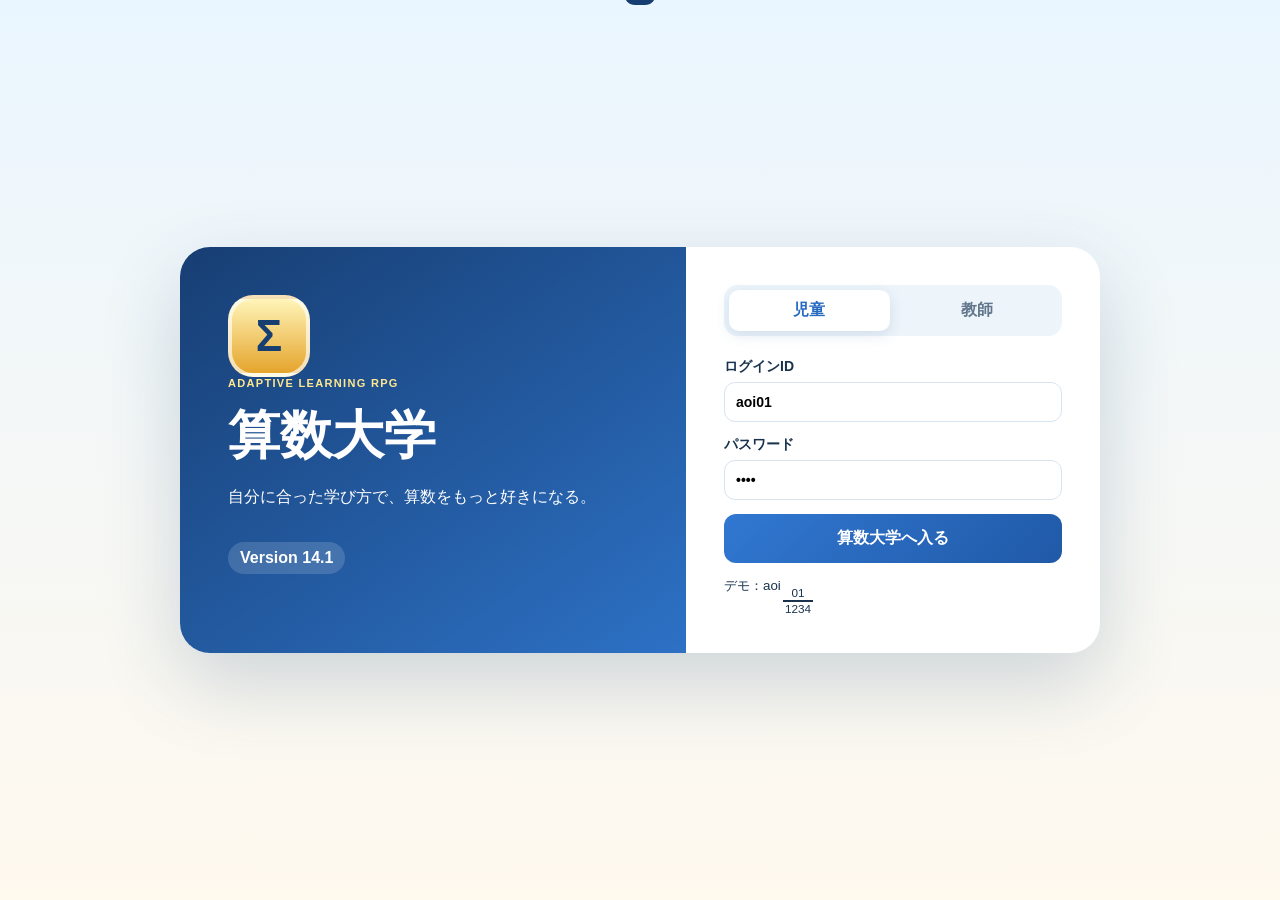
<file: index.html>
<!DOCTYPE html>
<html lang="ja">
<head>
  <meta charset="UTF-8" />
  <meta name="viewport" content="width=device-width, initial-scale=1.0" />
  <title>算数大学 Version 14.1</title>
  <link rel="stylesheet" href="css/style.css?v=14.1" />
</head>
<body>
  <div id="toast" class="toast" aria-live="polite"></div>
  <div id="runtimeErrorNotice" class="runtime-error-notice hidden" role="alert">
    <strong>画面の読み込みで問題が起きました</strong>
    <span>ページを再読み込みしてください。続く場合は教師画面の「システム確認」を開いてください。</span>
    <button id="dismissRuntimeErrorBtn" type="button">閉じる</button>
  </div>

  <section id="loginView" class="login-view">
    <div class="login-shell">
      <section class="brand-panel">
        <div class="logo-mark">Σ</div>
        <p class="eyebrow light">ADAPTIVE LEARNING RPG</p>
        <h1>算数大学</h1>
        <p>自分に合った学び方で、算数をもっと好きになる。</p>
        <span class="version" data-app-version></span>
      </section>

      <section class="login-panel">
        <div class="switcher">
          <button id="studentTabBtn" class="switch active" type="button">児童</button>
          <button id="teacherTabBtn" class="switch" type="button">教師</button>
        </div>

        <form id="studentLoginForm" class="login-form">
          <label>ログインID
            <input id="studentIdInput" value="aoi01" autocomplete="username" />
          </label>
          <label>パスワード
            <input id="studentPasswordInput" type="password" value="1234" autocomplete="current-password" />
          </label>
          <button class="btn primary large" type="submit">算数大学へ入る</button>
          <small>デモ：aoi01 / 1234</small>
        </form>

        <form id="teacherLoginForm" class="login-form hidden">
          <label>教師用パスコード
            <input id="teacherPasscodeInput" type="password" value="4180" />
          </label>
          <button class="btn primary large" type="submit">教師画面を開く</button>
        </form>
      </section>
    </div>
  </section>

  <div id="appView" class="hidden">
    <header class="topbar">
      <div class="mini-brand"><div class="logo-mark small">Σ</div><div><strong>算数大学</strong><small data-app-version></small></div></div>
      <div id="sessionInfo" class="session-info"></div>
      <div id="globalAccessibilityTools" class="global-accessibility-tools hidden" aria-label="表示の設定">
        <button id="globalFuriganaBtn" class="top-accessibility-btn" type="button" aria-pressed="false">ふりがな</button>
        <button id="globalLargeTextBtn" class="top-accessibility-btn" type="button" aria-pressed="false">文字を大きく</button>
      </div>
      <button id="logoutBtn" class="btn ghost" type="button">ログアウト</button>
    </header>


    <main id="studentHomeView" class="page hidden v13-home-page">
      <section class="v13-home-shell">
        <section class="v13-magic-hero" aria-label="算数大学ホーム">
          <img id="campusGrowthImage" class="v13-campus-background" src="images/campus-v14/stage-1-hut.webp" alt="成長していく算数大学キャンパス">
          <div class="v13-night-overlay"></div>
          <div class="v13-stars" aria-hidden="true"></div>
          <div id="campusCelebrationLayer" class="campus-celebration-layer" aria-hidden="true"></div>
          <div id="campusNewBadge" class="campus-new-badge hidden">NEW CAMPUS!</div>

          <header class="v13-hero-header">
            <button id="studentAvatarBtn" class="v13-student-profile avatar-button" type="button" aria-label="自分のアバターを見る">
              <span class="v13-profile-avatar">
                <img id="studentAvatarImage" src="images/avatars-v14/avatar-blue.png" alt="自分のアバター">
                <span class="avatar-edit-badge">+</span>
              </span>
              <span class="v13-profile-copy">
                <strong id="studentDisplayName"></strong>
                <small>こんにちは！</small>
              </span>
            </button>

            <div class="v13-brand">
              <div class="v13-brand-mark">Σ</div>
              <div>
                <h1>算数大学</h1>
                <p>自分に合った学び方で、算数をもっと好きになる。</p>
              </div>
            </div>

            <div class="v13-header-actions">
              <button id="homeAnnouncementBtn" class="v13-icon-button" type="button" aria-label="先生からのお知らせ">
                <span aria-hidden="true">📣</span><small>お知らせ</small>
                <b id="homeAnnouncementBadge" class="hidden">0</b>
              </button>
              <button id="homeSettingsBtn" class="v13-icon-button" type="button" aria-label="表示の設定">
                <span aria-hidden="true">⚙️</span><small>せってい</small>
              </button>
            </div>
          </header>

          <div class="v13-hero-grid">
            <aside class="v13-professor-column">
              <article class="v13-professor-message">
                <span class="v13-message-label">教授からのメッセージ</span>
                <div id="recommendationBox" class="recommendation"></div>
              </article>
              <div class="v13-professor-portrait">
                <img id="homeProfessorImage" src="images/professors-v14/takkun.png" alt="担当教授">
              </div>
            </aside>

            <section class="v13-primary-column">
              <div class="v13-campus-status">
                <span>あなたのキャンパス</span>
                <strong id="campusGrowthTitle">はじまりの校舎</strong>
                <small id="campusGrowthNext">学習するとキャンパスが成長します</small>
              </div>

              <article class="v13-main-action-card">
                <p class="v13-action-kicker">⭐ 今日のチャレンジ ⭐</p>
                <button id="startRecommendationBtn" class="v13-start-button" type="button">
                  <span class="v13-play-icon" aria-hidden="true">▶</span>
                  <span>
                    <strong>学習をはじめる</strong>
                    <small id="homeRecommendationTitle">おすすめの問題に挑戦</small>
                  </span>
                </button>
                <button id="homeChooseGoalBtn" class="v13-goal-button" type="button">🎯 今日の目標をえらぶ</button>
              </article>

              <button id="assignmentInboxBtn" class="v13-teacher-message assignment-inbox-btn hidden" type="button">
                <span class="mail-icon">✉️</span>
                <span><strong>先生からのメッセージ</strong><small id="assignmentInboxText">新しい課題があります</small></span>
                <span id="assignmentInboxCount" class="mail-count">0</span>
              </button>
            </section>

            <aside class="v13-progress-column">
              <article class="v13-dark-card v13-level-card">
                <p>⭐ レベル</p>
                <strong>Lv. <span id="studentLevel">1</span></strong>
                <div class="xp-track"><div id="xpFill"></div></div>
                <small id="xpText"></small>
              </article>

              <article class="v13-dark-card v13-today-card">
                <h2>☀ 今日のがんばり</h2>
                <div class="v13-today-row"><span>📖 といた問題</span><strong id="homeTodaySolved">0 問</strong></div>
                <div class="v13-today-row"><span>⭐ けいけんち</span><strong id="homeTodayXp">0 pt</strong></div>
                <div class="v13-today-row"><span>🌱 クリア</span><strong id="studentClears">0 問</strong></div>
              </article>

              <article class="v13-dark-card v13-growth-card">
                <div class="v13-growth-head">
                  <span>🌳 キャンパスの成長</span>
                  <b id="campusLevel">Lv.1</b>
                </div>
                <div class="v13-growth-track"><div id="homeCampusProgress"></div></div>
                <small>学習を続けると建物が大きくなります</small>
              </article>
            </aside>
          </div>

          <nav class="v13-main-nav" aria-label="ホームメニュー">
            <button id="homeLearningBtn" class="v13-nav-tile learning" type="button">
              <span>📖</span><strong>学習する</strong><small>問題にチャレンジ！</small>
            </button>
            <button id="homeCampusBtn" class="v13-nav-tile campus" type="button">
              <span>🏰</span><strong>キャンパス</strong><small>大学の成長を見る</small>
            </button>
            <button id="openProfileBtn" class="v13-nav-tile profile" type="button">
              <span>👤</span><strong>マイページ</strong><small>自分の記録を見る</small>
            </button>
            <button id="homeCollectionBtn" class="v13-nav-tile collection" type="button">
              <span>🎁</span><strong>コレクション</strong><small>集めたものを見る</small>
            </button>
            <button id="homeHelpBtn" class="v13-help-tile" type="button">
              <span>❓</span><strong>こまったときは</strong><small>どこを押せばよいか教えるよ</small>
            </button>
          </nav>
        </section>

        <section id="homeLearningSection" class="v13-below-fold">
          <article class="panel v13-quick-summary">
            <div>
              <p class="eyebrow">MY LEARNING</p>
              <h2>自分の学び方</h2>
              <p id="studentStyleText" class="muted"></p>
              <div id="supportChips" class="chips"></div>
            </div>
            <div class="v13-summary-metrics">
              <div class="metric"><span>研究ポイント</span><strong id="studentPoints">0 pt</strong></div>
              <div id="studentMetrics" class="metric-row"></div>
            </div>
            <div class="v13-summary-actions">
              <button id="openProfessorListBtn" class="btn professor-list-btn" type="button">🎓 教授一覧を見る</button>
            </div>
          </article>

          <article class="panel problem-selector-panel">
            <div class="section-head problem-selector-head">
              <div><p class="eyebrow">CHALLENGE</p><h1>問題を選んで挑戦しよう</h1></div>
              <div class="problem-filter-group">
                <label class="unit-filter-label">学年<select id="gradeFilter"></select></label>
                <label class="unit-filter-label">単元<select id="unitFilter"></select></label>
              </div>
            </div>
            <div id="problemList" class="problem-list problem-list-main"></div>
          </article>

          <article class="panel v13-history-panel">
            <div class="section-head">
              <div><p class="eyebrow">LEARNING RECORD</p><h2>最近の挑戦</h2></div>
            </div>
            <div id="recentHistory" class="history-list"></div>
          </article>
        </section>
      </section>
    </main>


    <main id="problemView" class="page hidden">
      <button id="backToHomeBtn" class="btn ghost" type="button">← キャンパスへ戻る</button>
      <section class="battle-grid">
        <article class="panel">
          <div class="professor-message">
            <div class="professor-avatar large-avatar"><img id="battleProfessorImage" src="images/professors-v14/takkun.png" alt=""></div>
            <div><p class="eyebrow">PROFESSOR BATTLE</p><h2 id="problemProfessor"></h2></div>
          </div>

          <section class="learning-route-panel">
            <p class="eyebrow">CHOOSE YOUR ROUTE</p>
            <h3>今日は、どの進め方にする？</h3>
            <div class="route-buttons">
              <button id="independentModeBtn" class="route-btn active" type="button">
                <span>🚀</span><strong>自分で解く</strong><small>問題全体を見て挑戦</small>
              </button>
              <button id="smallStepModeBtn" class="route-btn" type="button">
                <span>🪜</span><strong>少しずつ解く</strong><small>一段ずつ一緒に進む</small>
              </button>
            </div>
          </section>

          <div class="toolbar">
            <button id="readAloudBtn" class="tool-btn" type="button">🔊 読み上げ</button>
            <button id="furiganaBtn" class="tool-btn" type="button">ふりがな</button>
            <button id="largeTextBtn" class="tool-btn" type="button">文字を大きく</button>
            <button id="sentenceModeBtn" class="tool-btn" type="button">📖 一文ずつ</button>
            <button id="lineFocusBtn" class="tool-btn" type="button">🔎 読む場所を強調</button>
          </div>

          <div class="question-card">
            <small id="problemMeta"></small>
            <h1 id="problemTitle"></h1>
            <div id="sentenceProgress" class="sentence-progress hidden"></div>
            <div id="questionText" class="question-text"></div>
            <div id="sentenceNavigation" class="sentence-navigation hidden">
              <button id="prevSentenceBtn" class="btn ghost" type="button">← 前の文</button>
              <button id="showAllSentencesBtn" class="btn soft" type="button">全体を見る</button>
              <button id="nextSentenceBtn" class="btn primary" type="button">次の文 →</button>
            </div>
            <div id="visualAid" class="visual-aid hidden"></div>
          </div>

          <section id="smallStepPanel" class="small-step-panel hidden">
            <div class="step-header">
              <div><p class="eyebrow">SMALL STEPS</p><h2 id="stepTitle">一段ずつ考えよう</h2></div>
              <span id="stepCounter" class="step-counter">STEP 1</span>
            </div>
            <div class="step-progress"><div id="stepProgressFill"></div></div>
            <div id="stepContent"></div>
            <div class="step-actions">
              <button id="prevStepBtn" class="btn ghost" type="button">← 前へ</button>
              <button id="checkStepBtn" class="btn primary" type="button">この段を確かめる</button>
              <button id="nextStepBtn" class="btn gold hidden" type="button">次の段へ →</button>
            </div>
            <div id="stepFeedback" class="step-feedback hidden"></div>
          </section>

          <div id="hintBox" class="hint-box hidden"></div>
          <button id="showHintBtn" class="btn soft" type="button">ヒントを見る</button>
        </article>

        <article class="panel">
          <p class="eyebrow">YOUR ANSWER</p>
          <h2>答え方を選ぼう</h2>
          <p class="answer-choice-note">選ぶ・穴を埋める。文字をたくさん書かなくても説明を練習できます。</p>
          <div id="answerModeTabs" class="answer-tabs"></div>
          <div id="answerArea"></div>
          <button id="submitAnswerBtn" class="btn primary large full" type="button">教授に答える</button>
          <div id="feedbackBox" class="feedback hidden"></div>
        </article>
      </section>
    </main>

    <main id="practiceView" class="page hidden">
      <button id="leavePracticeBtn" class="btn ghost" type="button">← キャンパスへ戻る</button>
      <section class="practice-shell">
        <article class="panel practice-main">
          <div class="section-head">
            <div><p class="eyebrow">CHECK YOUR UNDERSTANDING</p><h1>説明を使って練習しよう</h1></div>
            <span id="practiceCounter" class="step-counter">1 / 3</span>
          </div>
          <div class="practice-progress"><div id="practiceProgressFill"></div></div>
          <div id="practiceProfessor" class="practice-professor"></div>
          <div id="practiceQuestion" class="practice-question"></div>
          <div id="practiceAnswerArea"></div>
          <button id="checkPracticeBtn" class="btn primary large full" type="button">答えを確かめる</button>
          <div id="practiceFeedback" class="feedback hidden"></div>
        </article>
        <aside class="panel practice-summary">
          <p class="eyebrow">EXPLANATION KEY</p><h2>今回の説明</h2>
          <button id="togglePracticeKeyBtn" class="btn ghost full" type="button">説明を確認する</button>
          <div id="practiceExplanationKey" class="explanation-key hidden"></div>
          <h3>練習の記録</h3><div id="practiceDots" class="practice-dots"></div>
        </aside>
      </section>
    </main>

    <main id="profileView" class="page hidden">
      <button id="backFromProfileBtn" class="btn ghost" type="button">← キャンパスへ戻る</button>
      <section class="panel profile-panel">
        <p class="eyebrow">MY LEARNING STYLE</p>
        <h1>ぼくの学び方</h1>
        <p class="muted">苦手の名前ではなく、学びやすくする方法を表示します。</p>
        <div id="profileCards" class="profile-cards"></div>
      </section>
    </main>

    <main id="teacherView" class="page hidden">
      <nav class="teacher-tabs">
        <button class="teacher-tab active" data-view="dashboard" type="button">概要</button>
        <button class="teacher-tab" data-view="students" type="button">児童・LDIR</button>
        <button class="teacher-tab" data-view="problems" type="button">問題管理</button>
        <button class="teacher-tab" data-view="assignments" type="button">個別課題</button>
        <button class="teacher-tab teacher-submission-tab" data-view="submissions" type="button">
          提出箱 <span id="submissionTabBadge" class="teacher-tab-badge hidden">0</span>
        </button>
        <button class="teacher-tab teacher-results-tab" data-view="results" type="button">結果・支援分析</button>
      </nav>
      <section id="teacherContent"></section>
    </main>
  </div>



  <section id="assignmentMailPopup" class="assignment-mail-popup hidden" aria-live="polite">
    <div class="mail-popup-top">
      <span class="mail-stamp">NEW</span>
      <button id="closeAssignmentMailBtn" class="mail-close" type="button" aria-label="あとで見る">×</button>
    </div>
    <div class="mail-envelope">✉️</div>
    <div class="mail-popup-copy">
      <small>先生からメールが届きました</small>
      <h2 id="assignmentMailTitle">新しい課題</h2>
      <p id="assignmentMailMessage"></p>
      <div id="assignmentMailMeta" class="mail-meta"></div>
    </div>
    <div class="mail-popup-actions">
      <button id="laterAssignmentBtn" class="btn ghost" type="button">あとで見る</button>
      <button id="openAssignmentBtn" class="btn primary" type="button">課題を開く</button>
    </div>
  </section>


  <dialog id="campusDetailDialog" class="modal campus-detail-dialog">
    <div class="section-head">
      <div><p class="eyebrow">MY CAMPUS</p><h2>キャンパスの成長</h2></div>
      <button id="closeCampusDetailDialogBtn" class="btn ghost" type="button">×</button>
    </div>
    <div id="campusDetailContent"></div>
  </dialog>

  <dialog id="campusUnlockDialog" class="modal campus-unlock-dialog">
    <div id="campusUnlockContent"></div>
    <button id="closeCampusUnlockDialogBtn" class="btn primary campus-unlock-close" type="button">新しいキャンパスを見る</button>
  </dialog>


  <dialog id="levelUpDialog" class="modal level-up-dialog">
    <div id="levelUpContent"></div>
    <button id="closeLevelUpDialogBtn" class="btn primary level-up-close" type="button">つぎへ</button>
  </dialog>

  <dialog id="achievementDialog" class="modal achievement-dialog">
    <div class="section-head">
      <div><p class="eyebrow">ACHIEVEMENT</p><h2>新しい実績</h2></div>
      <button id="closeAchievementDialogBtn" class="btn ghost" type="button">×</button>
    </div>
    <div id="achievementContent"></div>
  </dialog>

  <dialog id="assignmentInboxDialog" class="modal assignment-inbox-dialog">
    <div class="section-head">
      <div><p class="eyebrow">ASSIGNMENT MAIL</p><h2>先生からの課題</h2></div>
      <button id="closeAssignmentInboxBtn" class="btn ghost" type="button">×</button>
    </div>
    <div id="assignmentInboxList" class="assignment-inbox-list"></div>
  </dialog>



  <section id="returnedMarkPopup" class="returned-mark-popup hidden" aria-live="polite">
    <div class="returned-popup-icon">💮</div>
    <div class="returned-popup-copy">
      <small>先生から おへんじが とどきました</small>
      <h2 id="returnedMarkPopupTitle">丸つけが とどきました！</h2>
      <p id="returnedMarkPopupMessage">先生のコメントを見てみましょう。</p>
    </div>
    <button id="openReturnedMarkBtn" class="btn gold" type="button">見る</button>
    <button id="closeReturnedMarkPopupBtn" class="returned-popup-close" type="button" aria-label="あとで見る">×</button>
  </section>



  <dialog id="researchDetailDialog" class="modal research-detail-dialog">
    <div class="section-head">
      <div><p class="eyebrow">LEARNING RESEARCH</p><h2 id="researchDetailTitle">学習分析の詳細</h2></div>
      <button id="closeResearchDetailDialogBtn" class="btn ghost" type="button">×</button>
    </div>
    <div id="researchDetailContent"></div>
  </dialog>

  <dialog id="markingImageDialog" class="modal marking-image-dialog">
    <div class="section-head">
      <div><p class="eyebrow">TEACHER MARKING</p><h2>先生の手書き丸つけ</h2></div>
      <button id="closeMarkingImageDialogBtn" class="btn ghost" type="button">×</button>
    </div>
    <img id="markingImageLarge" class="marking-image-large" alt="先生の手書き丸つけ">
  </dialog>

  <dialog id="returnedMarkDialog" class="modal returned-mark-dialog">
    <div class="section-head">
      <div><p class="eyebrow">TEACHER FEEDBACK</p><h2>先生からの丸つけ</h2></div>
      <button id="closeReturnedMarkDialogBtn" class="btn ghost" type="button">×</button>
    </div>
    <div id="returnedMarkContent"></div>
  </dialog>

  <dialog id="avatarDialog" class="modal avatar-dialog">
    <div class="section-head">
      <div><p class="eyebrow">MY AVATAR</p><h2>自分のアバター</h2></div>
      <button id="closeAvatarDialogBtn" class="btn ghost" type="button">×</button>
    </div>
    <div class="avatar-room">
      <div class="avatar-stage">
        <div class="avatar-stage-glow"></div>
        <img id="avatarDialogImage" src="images/avatars-v14/avatar-blue.png" alt="自分のアバター">
        <strong id="avatarDialogName"></strong>
        <span id="avatarDialogLevel" class="tag"></span>
      </div>
      <div class="avatar-future-panel">
        <h3>アバターの成長</h3>
        <p>今は自分専用の学生アバターです。今後、研究ポイントで服・帽子・アクセサリーを手に入れ、着せ替えられるようになります。</p>
        <div class="future-item-grid">
          <span>👕 服</span><span>🎩 帽子</span><span>👓 アクセサリー</span><span>🎒 持ち物</span>
        </div>
        <div class="avatar-coming-soon">COMING SOON</div>
      </div>
    </div>
  </dialog>

  <dialog id="professorDialog" class="modal professor-modal">
    <div class="section-head">
      <div><p class="eyebrow">PROFESSOR GUIDE</p><h2>教授一覧</h2></div>
      <button id="closeProfessorDialogBtn" class="btn ghost" type="button">×</button>
    </div>
    <p class="muted">教授ごとに得意な単元と話し方が異なります。問題に応じて担当教授が登場します。</p>
    <div id="professorGallery" class="professor-gallery"></div>
  </dialog>

  <dialog id="professorDetailDialog" class="modal professor-detail-modal">
    <button id="closeProfessorDetailBtn" class="modal-close btn ghost" type="button">×</button>
    <div id="professorDetailContent"></div>
  </dialog>

  <dialog id="studentDialog" class="modal">
    <form id="studentForm">
      <div class="section-head"><h2>児童・学習プロフィール</h2><button id="closeStudentDialogBtn" class="btn ghost" type="button">×</button></div>
      <input id="editingStudentId" type="hidden" />
      <div class="form-grid">
        <label>名前<input id="studentNameField" required /></label>
        <label>学年<select id="studentGradeField"><option>1</option><option>2</option><option>3</option><option>4</option><option selected>5</option><option>6</option></select></label>
        <label>ログインID<input id="studentLoginField" required /></label>
        <label>パスワード<input id="studentPasswordField" value="1234" required /></label>
      </div>
      <p class="notice">以下は、現時点では表示支援を設定するための試作項目です。正式なLDIR項目を入力いただいた後、項目・採点・判定ロジックを差し替えられます。</p>
      <div class="assessment-grid">
        <fieldset><legend>読む支援</legend>
          <label class="check"><input id="supportAudio" type="checkbox" />読み上げ</label>
          <label class="check"><input id="supportRuby" type="checkbox" />ふりがな</label>
        </fieldset>
        <fieldset><legend>書く支援</legend>
          <label class="check"><input id="supportLarge" type="checkbox" />大きな文字</label>
          <label class="check"><input id="supportChoice" type="checkbox" />選択式</label>
          <label class="check"><input id="supportTemplate" type="checkbox" />文の型</label>
        </fieldset>
        <fieldset><legend>算数支援</legend>
          <label class="check"><input id="supportVisual" type="checkbox" />図を表示</label>
          <label class="check"><input id="supportSteps" type="checkbox" />手順を小分け</label>
          <label class="check"><input id="supportEasy" type="checkbox" />簡略問題</label>
        </fieldset>
      </div>
      <button class="btn primary large" type="submit">保存する</button>
    </form>
  </dialog>

  <dialog id="problemDialog" class="modal">
    <form id="problemForm">
      <div class="section-head"><div><p class="eyebrow">EXPLANATION BUILDER</p><h2>説明問題を作る</h2></div><button id="closeProblemDialogBtn" class="btn ghost" type="button">×</button></div>
      <input id="editingProblemId" type="hidden" />
      <p class="notice">児童は長い文章を書きません。正しい説明を選ぶか、説明文の穴を埋め、その後に3問の確認問題へ進みます。</p>
      <div class="form-grid">
        <label>単元<input id="problemUnitField" required placeholder="例：平均" /></label>
        <label>説明する言葉・考え方<input id="problemConceptField" required placeholder="例：平均" /></label>
        <label>題名<input id="problemTitleField" required placeholder="例：平均とはどんな数？" /></label>
        <label>担当教授<select id="problemProfessorField"></select></label>
      </div>
      <label>正しい説明<textarea id="problemCorrectExplanationField" required placeholder="例：いくつかの数を同じくらいにならした数です。"></textarea></label>
      <label>まちがった説明（1行に1つ・2つ以上）<textarea id="problemDistractorsField" required placeholder="いちばん大きい数です。
全部を足した数です。"></textarea></label>
      <label>穴埋めにする言葉<input id="problemBlankPhraseField" required placeholder="例：同じくらいにならした" /></label>
      <label>穴埋めの選択肢（1行に1つ。正解以外）<textarea id="problemBlankDistractorsField" placeholder="大きい順に並べた
全部かけた"></textarea></label>
      <label>図・補足（任意）<textarea id="problemVisualField"></textarea></label>
      <label>ヒント（任意）<textarea id="problemHintField"></textarea></label>

      <fieldset class="practice-builder-fieldset">
        <legend>説明を使う確認問題</legend>
        <p class="notice">確認問題は、説明をもう一度選ぶ問題ではなく、実際のテストに近い計算・文章問題にします。</p>
        <label>自動作成テンプレート
          <select id="problemPracticeKindField">
            <option value="manual">手動で3問作る</option>
            <option value="averageCalculation">平均を実際に求める問題</option>
            <option value="ratioCalculation">割合を実際に求める問題</option>
          </select>
        </label>
        <div id="manualPracticeFields">
          <div class="practice-author-grid">
            <label>確認問題1<textarea id="practicePrompt1" placeholder="例：4、6、8の平均を求めましょう。"></textarea></label>
            <label>選択肢（1行に1つ。正解を先頭）<textarea id="practiceChoices1" placeholder="6&#10;18&#10;3"></textarea></label>
            <label>確認問題2<textarea id="practicePrompt2"></textarea></label>
            <label>選択肢（1行に1つ。正解を先頭）<textarea id="practiceChoices2"></textarea></label>
            <label>確認問題3<textarea id="practicePrompt3"></textarea></label>
            <label>選択肢（1行に1つ。正解を先頭）<textarea id="practiceChoices3"></textarea></label>
          </div>
        </div>
      </fieldset>

      <div class="builder-preview">
        <strong>作成される学習の流れ</strong>
        <span>説明を選ぶ・穴埋めする</span><span>実際の問題を3問解く</span><span>説明理解と活用を別々に記録</span><span>自動採点</span>
      </div>
      <button class="btn primary large" type="submit">説明問題を作成する</button>
    </form>
  </dialog>

  <script src="js/data.js?v=14.1"></script>
  <script src="js/app.js?v=14.1"></script>
</body>
</html>
</file>
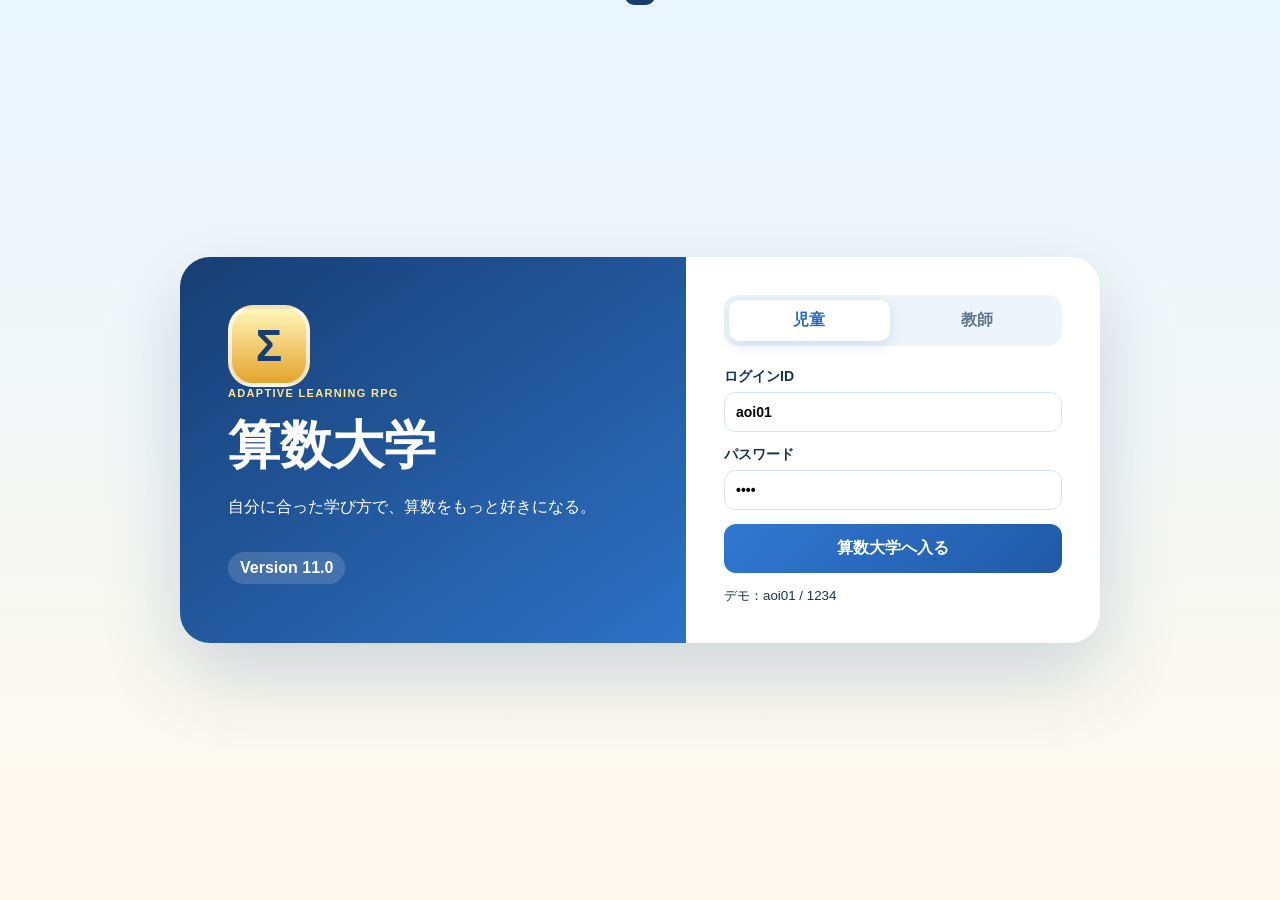
<file: sansu-daigaku-v11-fixed/index.html>
<!DOCTYPE html>
<html lang="ja">
<head>
  <meta charset="UTF-8" />
  <meta name="viewport" content="width=device-width, initial-scale=1.0" />
  <title>算数大学 Version 11.0</title>
  <link rel="stylesheet" href="css/style.css" />
</head>
<body>
  <div id="toast" class="toast" aria-live="polite"></div>

  <section id="loginView" class="login-view">
    <div class="login-shell">
      <section class="brand-panel">
        <div class="logo-mark">Σ</div>
        <p class="eyebrow light">ADAPTIVE LEARNING RPG</p>
        <h1>算数大学</h1>
        <p>自分に合った学び方で、算数をもっと好きになる。</p>
        <span class="version">Version 11.0</span>
      </section>

      <section class="login-panel">
        <div class="switcher">
          <button id="studentTabBtn" class="switch active" type="button">児童</button>
          <button id="teacherTabBtn" class="switch" type="button">教師</button>
        </div>

        <form id="studentLoginForm" class="login-form">
          <label>ログインID
            <input id="studentIdInput" value="aoi01" autocomplete="username" />
          </label>
          <label>パスワード
            <input id="studentPasswordInput" type="password" value="1234" autocomplete="current-password" />
          </label>
          <button class="btn primary large" type="submit">算数大学へ入る</button>
          <small>デモ：aoi01 / 1234</small>
        </form>

        <form id="teacherLoginForm" class="login-form hidden">
          <label>教師用パスコード
            <input id="teacherPasscodeInput" type="password" value="4180" />
          </label>
          <button class="btn primary large" type="submit">教師画面を開く</button>
        </form>
      </section>
    </div>
  </section>

  <div id="appView" class="hidden">
    <header class="topbar">
      <div class="mini-brand"><div class="logo-mark small">Σ</div><div><strong>算数大学</strong><small>Version 11.0</small></div></div>
      <div id="sessionInfo" class="session-info"></div>
      <button id="logoutBtn" class="btn ghost" type="button">ログアウト</button>
    </header>

    <main id="studentHomeView" class="page hidden">
      <section class="hero-grid">
        <article class="panel campus-panel">
          <div class="section-head">
            <div><p class="eyebrow">MY CAMPUS</p><h2>キャンパス</h2></div>
            <span id="campusLevel" class="pill">Lv.1</span>
          </div>
          <div class="campus-art">
            <div class="sun"></div><div class="building left">📚</div><div class="building main">🏛️</div><div class="building right">🔭</div><div class="fountain">⛲</div>
          </div>
          <div class="metric-row">
            <div class="metric"><span>研究ポイント</span><strong id="studentPoints">0 pt</strong></div>
            <div class="metric"><span>クリア</span><strong id="studentClears">0 問</strong></div>
          </div>
        </article>

        <article class="panel welcome-panel">
          <div class="professor-message">
            <div class="professor-avatar">👨‍🏫</div>
            <div class="speech"><small>たっくん教授</small><strong>今日も自分に合った方法で進めよう！</strong></div>
          </div>
          <div class="student-summary">
            <div><p class="eyebrow">STUDENT</p><h2 id="studentDisplayName"></h2><p id="studentStyleText" class="muted"></p></div>
            <div id="studentLevel" class="level-badge">1</div>
          </div>
          <div class="xp-track"><div id="xpFill"></div></div>
          <small id="xpText"></small>
          <div id="supportChips" class="chips"></div>
        </article>

        <article class="panel recommendation-panel">
          <p class="eyebrow">TODAY'S LEARNING</p>
          <h2>今日のおすすめ</h2>
          <div id="recommendationBox" class="recommendation"></div>
          <button id="startRecommendationBtn" class="btn gold large" type="button">おすすめに挑戦</button>
          <button id="openProfileBtn" class="btn soft" type="button">ぼくの学び方を見る</button>
        </article>
      </section>

      <section class="content-grid">
        <article class="panel">
          <div class="section-head">
            <div><p class="eyebrow">CHALLENGE</p><h2>問題に挑戦する</h2></div>
            <select id="unitFilter"></select>
          </div>
          <div id="problemList" class="problem-list"></div>
        </article>
        <aside class="panel">
          <p class="eyebrow">LEARNING RECORD</p>
          <h2>成長の記録</h2>
          <div id="studentMetrics" class="metric-row"></div>
          <h3>最近の挑戦</h3>
          <div id="recentHistory" class="history-list"></div>
        </aside>
      </section>
    </main>

    <main id="problemView" class="page hidden">
      <button id="backToHomeBtn" class="btn ghost" type="button">← キャンパスへ戻る</button>
      <section class="battle-grid">
        <article class="panel">
          <div class="professor-message">
            <div class="professor-avatar large-avatar">🧙‍♂️</div>
            <div><p class="eyebrow">PROFESSOR BATTLE</p><h2 id="problemProfessor"></h2></div>
          </div>

          <div class="toolbar">
            <button id="readAloudBtn" class="tool-btn" type="button">🔊 読み上げ</button>
            <button id="furiganaBtn" class="tool-btn" type="button">ふりがな</button>
            <button id="largeTextBtn" class="tool-btn" type="button">文字を大きく</button>
          </div>

          <div class="question-card">
            <small id="problemMeta"></small>
            <h1 id="problemTitle"></h1>
            <div id="questionText" class="question-text"></div>
            <div id="visualAid" class="visual-aid hidden"></div>
          </div>

          <div id="hintBox" class="hint-box hidden"></div>
          <button id="showHintBtn" class="btn soft" type="button">ヒントを見る</button>
        </article>

        <article class="panel">
          <p class="eyebrow">YOUR ANSWER</p>
          <h2>自分の考えを伝えよう</h2>
          <div id="answerModeTabs" class="answer-tabs"></div>
          <div id="answerArea"></div>
          <button id="submitAnswerBtn" class="btn primary large full" type="button">教授に答える</button>
          <div id="feedbackBox" class="feedback hidden"></div>
        </article>
      </section>
    </main>

    <main id="profileView" class="page hidden">
      <button id="backFromProfileBtn" class="btn ghost" type="button">← キャンパスへ戻る</button>
      <section class="panel profile-panel">
        <p class="eyebrow">MY LEARNING STYLE</p>
        <h1>ぼくの学び方</h1>
        <p class="muted">苦手の名前ではなく、学びやすくする方法を表示します。</p>
        <div id="profileCards" class="profile-cards"></div>
      </section>
    </main>

    <main id="teacherView" class="page hidden">
      <nav class="teacher-tabs">
        <button class="teacher-tab active" data-view="dashboard" type="button">概要</button>
        <button class="teacher-tab" data-view="students" type="button">児童・LDIR</button>
        <button class="teacher-tab" data-view="problems" type="button">問題管理</button>
        <button class="teacher-tab" data-view="results" type="button">結果</button>
      </nav>
      <section id="teacherContent"></section>
    </main>
  </div>

  <dialog id="studentDialog" class="modal">
    <form id="studentForm">
      <div class="section-head"><h2>児童・学習プロフィール</h2><button id="closeStudentDialogBtn" class="btn ghost" type="button">×</button></div>
      <input id="editingStudentId" type="hidden" />
      <div class="form-grid">
        <label>名前<input id="studentNameField" required /></label>
        <label>学年<select id="studentGradeField"><option>1</option><option>2</option><option>3</option><option>4</option><option selected>5</option><option>6</option></select></label>
        <label>ログインID<input id="studentLoginField" required /></label>
        <label>パスワード<input id="studentPasswordField" value="1234" required /></label>
      </div>
      <p class="notice">以下は、現時点では表示支援を設定するための試作項目です。正式なLDIR項目を入力いただいた後、項目・採点・判定ロジックを差し替えられます。</p>
      <div class="assessment-grid">
        <fieldset><legend>読む支援</legend>
          <label class="check"><input id="supportAudio" type="checkbox" />読み上げ</label>
          <label class="check"><input id="supportRuby" type="checkbox" />ふりがな</label>
        </fieldset>
        <fieldset><legend>書く支援</legend>
          <label class="check"><input id="supportLarge" type="checkbox" />大きな文字</label>
          <label class="check"><input id="supportChoice" type="checkbox" />選択式</label>
          <label class="check"><input id="supportTemplate" type="checkbox" />文の型</label>
        </fieldset>
        <fieldset><legend>算数支援</legend>
          <label class="check"><input id="supportVisual" type="checkbox" />図を表示</label>
          <label class="check"><input id="supportSteps" type="checkbox" />手順を小分け</label>
          <label class="check"><input id="supportEasy" type="checkbox" />簡略問題</label>
        </fieldset>
      </div>
      <button class="btn primary large" type="submit">保存する</button>
    </form>
  </dialog>

  <dialog id="problemDialog" class="modal">
    <form id="problemForm">
      <div class="section-head"><h2>問題を登録</h2><button id="closeProblemDialogBtn" class="btn ghost" type="button">×</button></div>
      <input id="editingProblemId" type="hidden" />
      <div class="form-grid">
        <label>単元<input id="problemUnitField" required /></label>
        <label>題名<input id="problemTitleField" required /></label>
        <label>教授名<input id="problemProfessorField" required /></label>
        <label>難易度<select id="problemDifficultyField"><option value="1">★</option><option value="2" selected>★★</option><option value="3">★★★</option></select></label>
      </div>
      <label>通常の問題文<textarea id="problemQuestionField" required></textarea></label>
      <label>簡略問題文<textarea id="problemSimpleField"></textarea></label>
      <label>図・補足<textarea id="problemVisualField"></textarea></label>
      <label>選択肢（1行に1つ。1行目を正解にする）<textarea id="problemChoicesField"></textarea></label>
      <label>採点キーワード（読点区切り）<input id="problemKeywordsField" /></label>
      <label>模範回答<textarea id="problemModelField"></textarea></label>
      <label>ヒント<textarea id="problemHintField"></textarea></label>
      <button class="btn primary large" type="submit">保存する</button>
    </form>
  </dialog>

  <script src="js/data.js"></script>
  <script src="js/app.js"></script>
</body>
</html>
</file>
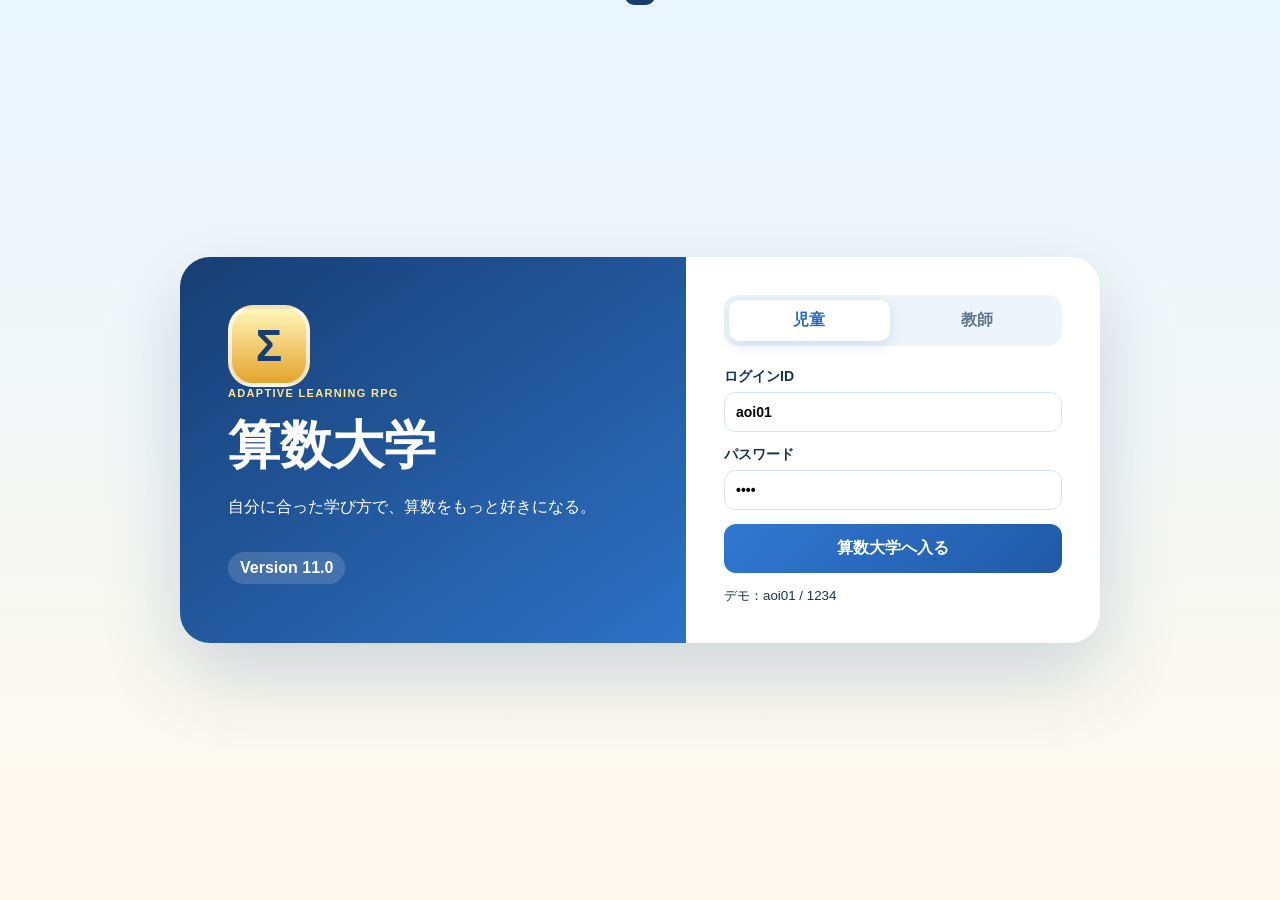
<file: sansu-daigaku-v11.1-professor-system/index.html>
<!DOCTYPE html>
<html lang="ja">
<head>
  <meta charset="UTF-8" />
  <meta name="viewport" content="width=device-width, initial-scale=1.0" />
  <title>算数大学 Version 11.0</title>
  <link rel="stylesheet" href="css/style.css" />
</head>
<body>
  <div id="toast" class="toast" aria-live="polite"></div>

  <section id="loginView" class="login-view">
    <div class="login-shell">
      <section class="brand-panel">
        <div class="logo-mark">Σ</div>
        <p class="eyebrow light">ADAPTIVE LEARNING RPG</p>
        <h1>算数大学</h1>
        <p>自分に合った学び方で、算数をもっと好きになる。</p>
        <span class="version">Version 11.0</span>
      </section>

      <section class="login-panel">
        <div class="switcher">
          <button id="studentTabBtn" class="switch active" type="button">児童</button>
          <button id="teacherTabBtn" class="switch" type="button">教師</button>
        </div>

        <form id="studentLoginForm" class="login-form">
          <label>ログインID
            <input id="studentIdInput" value="aoi01" autocomplete="username" />
          </label>
          <label>パスワード
            <input id="studentPasswordInput" type="password" value="1234" autocomplete="current-password" />
          </label>
          <button class="btn primary large" type="submit">算数大学へ入る</button>
          <small>デモ：aoi01 / 1234</small>
        </form>

        <form id="teacherLoginForm" class="login-form hidden">
          <label>教師用パスコード
            <input id="teacherPasscodeInput" type="password" value="4180" />
          </label>
          <button class="btn primary large" type="submit">教師画面を開く</button>
        </form>
      </section>
    </div>
  </section>

  <div id="appView" class="hidden">
    <header class="topbar">
      <div class="mini-brand"><div class="logo-mark small">Σ</div><div><strong>算数大学</strong><small>Version 11.0</small></div></div>
      <div id="sessionInfo" class="session-info"></div>
      <button id="logoutBtn" class="btn ghost" type="button">ログアウト</button>
    </header>

    <main id="studentHomeView" class="page hidden">
      <section class="hero-grid">
        <article class="panel campus-panel">
          <div class="section-head">
            <div><p class="eyebrow">MY CAMPUS</p><h2>キャンパス</h2></div>
            <span id="campusLevel" class="pill">Lv.1</span>
          </div>
          <div class="campus-art">
            <div class="sun"></div><div class="building left">📚</div><div class="building main">🏛️</div><div class="building right">🔭</div><div class="fountain">⛲</div>
          </div>
          <div class="metric-row">
            <div class="metric"><span>研究ポイント</span><strong id="studentPoints">0 pt</strong></div>
            <div class="metric"><span>クリア</span><strong id="studentClears">0 問</strong></div>
          </div>
        </article>

        <article class="panel welcome-panel">
          <div class="professor-message">
            <div class="professor-avatar"><img id="homeProfessorImage" src="images/professors/takkun.png" alt="たっくん教授"></div>
            <div class="speech"><small>たっくん教授</small><strong>今日も自分に合った方法で進めよう！</strong></div>
          </div>
          <div class="student-summary">
            <div><p class="eyebrow">STUDENT</p><h2 id="studentDisplayName"></h2><p id="studentStyleText" class="muted"></p></div>
            <div id="studentLevel" class="level-badge">1</div>
          </div>
          <div class="xp-track"><div id="xpFill"></div></div>
          <small id="xpText"></small>
          <div id="supportChips" class="chips"></div>
        </article>

        <article class="panel recommendation-panel">
          <p class="eyebrow">TODAY'S LEARNING</p>
          <h2>今日のおすすめ</h2>
          <div id="recommendationBox" class="recommendation"></div>
          <button id="startRecommendationBtn" class="btn gold large" type="button">おすすめに挑戦</button>
          <button id="openProfessorListBtn" class="btn soft" type="button">教授一覧を見る</button>
          <button id="openProfileBtn" class="btn soft" type="button">ぼくの学び方を見る</button>
        </article>
      </section>

      <section class="content-grid">
        <article class="panel">
          <div class="section-head">
            <div><p class="eyebrow">CHALLENGE</p><h2>問題に挑戦する</h2></div>
            <select id="unitFilter"></select>
          </div>
          <div id="problemList" class="problem-list"></div>
        </article>
        <aside class="panel">
          <p class="eyebrow">LEARNING RECORD</p>
          <h2>成長の記録</h2>
          <div id="studentMetrics" class="metric-row"></div>
          <h3>最近の挑戦</h3>
          <div id="recentHistory" class="history-list"></div>
        </aside>
      </section>
    </main>

    <main id="problemView" class="page hidden">
      <button id="backToHomeBtn" class="btn ghost" type="button">← キャンパスへ戻る</button>
      <section class="battle-grid">
        <article class="panel">
          <div class="professor-message">
            <div class="professor-avatar large-avatar"><img id="battleProfessorImage" src="images/professors/takkun.png" alt=""></div>
            <div><p class="eyebrow">PROFESSOR BATTLE</p><h2 id="problemProfessor"></h2></div>
          </div>

          <div class="toolbar">
            <button id="readAloudBtn" class="tool-btn" type="button">🔊 読み上げ</button>
            <button id="furiganaBtn" class="tool-btn" type="button">ふりがな</button>
            <button id="largeTextBtn" class="tool-btn" type="button">文字を大きく</button>
          </div>

          <div class="question-card">
            <small id="problemMeta"></small>
            <h1 id="problemTitle"></h1>
            <div id="questionText" class="question-text"></div>
            <div id="visualAid" class="visual-aid hidden"></div>
          </div>

          <div id="hintBox" class="hint-box hidden"></div>
          <button id="showHintBtn" class="btn soft" type="button">ヒントを見る</button>
        </article>

        <article class="panel">
          <p class="eyebrow">YOUR ANSWER</p>
          <h2>自分の考えを伝えよう</h2>
          <div id="answerModeTabs" class="answer-tabs"></div>
          <div id="answerArea"></div>
          <button id="submitAnswerBtn" class="btn primary large full" type="button">教授に答える</button>
          <div id="feedbackBox" class="feedback hidden"></div>
        </article>
      </section>
    </main>

    <main id="profileView" class="page hidden">
      <button id="backFromProfileBtn" class="btn ghost" type="button">← キャンパスへ戻る</button>
      <section class="panel profile-panel">
        <p class="eyebrow">MY LEARNING STYLE</p>
        <h1>ぼくの学び方</h1>
        <p class="muted">苦手の名前ではなく、学びやすくする方法を表示します。</p>
        <div id="profileCards" class="profile-cards"></div>
      </section>
    </main>

    <main id="teacherView" class="page hidden">
      <nav class="teacher-tabs">
        <button class="teacher-tab active" data-view="dashboard" type="button">概要</button>
        <button class="teacher-tab" data-view="students" type="button">児童・LDIR</button>
        <button class="teacher-tab" data-view="problems" type="button">問題管理</button>
        <button class="teacher-tab" data-view="results" type="button">結果</button>
      </nav>
      <section id="teacherContent"></section>
    </main>
  </div>


  <dialog id="professorDialog" class="modal professor-modal">
    <div class="section-head">
      <div><p class="eyebrow">PROFESSOR GUIDE</p><h2>教授一覧</h2></div>
      <button id="closeProfessorDialogBtn" class="btn ghost" type="button">×</button>
    </div>
    <p class="muted">教授ごとに得意な単元と話し方が異なります。問題に応じて担当教授が登場します。</p>
    <div id="professorGallery" class="professor-gallery"></div>
  </dialog>

  <dialog id="studentDialog" class="modal">
    <form id="studentForm">
      <div class="section-head"><h2>児童・学習プロフィール</h2><button id="closeStudentDialogBtn" class="btn ghost" type="button">×</button></div>
      <input id="editingStudentId" type="hidden" />
      <div class="form-grid">
        <label>名前<input id="studentNameField" required /></label>
        <label>学年<select id="studentGradeField"><option>1</option><option>2</option><option>3</option><option>4</option><option selected>5</option><option>6</option></select></label>
        <label>ログインID<input id="studentLoginField" required /></label>
        <label>パスワード<input id="studentPasswordField" value="1234" required /></label>
      </div>
      <p class="notice">以下は、現時点では表示支援を設定するための試作項目です。正式なLDIR項目を入力いただいた後、項目・採点・判定ロジックを差し替えられます。</p>
      <div class="assessment-grid">
        <fieldset><legend>読む支援</legend>
          <label class="check"><input id="supportAudio" type="checkbox" />読み上げ</label>
          <label class="check"><input id="supportRuby" type="checkbox" />ふりがな</label>
        </fieldset>
        <fieldset><legend>書く支援</legend>
          <label class="check"><input id="supportLarge" type="checkbox" />大きな文字</label>
          <label class="check"><input id="supportChoice" type="checkbox" />選択式</label>
          <label class="check"><input id="supportTemplate" type="checkbox" />文の型</label>
        </fieldset>
        <fieldset><legend>算数支援</legend>
          <label class="check"><input id="supportVisual" type="checkbox" />図を表示</label>
          <label class="check"><input id="supportSteps" type="checkbox" />手順を小分け</label>
          <label class="check"><input id="supportEasy" type="checkbox" />簡略問題</label>
        </fieldset>
      </div>
      <button class="btn primary large" type="submit">保存する</button>
    </form>
  </dialog>

  <dialog id="problemDialog" class="modal">
    <form id="problemForm">
      <div class="section-head"><h2>問題を登録</h2><button id="closeProblemDialogBtn" class="btn ghost" type="button">×</button></div>
      <input id="editingProblemId" type="hidden" />
      <div class="form-grid">
        <label>単元<input id="problemUnitField" required /></label>
        <label>題名<input id="problemTitleField" required /></label>
        <label>教授名<input id="problemProfessorField" required /></label>
        <label>難易度<select id="problemDifficultyField"><option value="1">★</option><option value="2" selected>★★</option><option value="3">★★★</option></select></label>
      </div>
      <label>通常の問題文<textarea id="problemQuestionField" required></textarea></label>
      <label>簡略問題文<textarea id="problemSimpleField"></textarea></label>
      <label>図・補足<textarea id="problemVisualField"></textarea></label>
      <label>選択肢（1行に1つ。1行目を正解にする）<textarea id="problemChoicesField"></textarea></label>
      <label>採点キーワード（読点区切り）<input id="problemKeywordsField" /></label>
      <label>模範回答<textarea id="problemModelField"></textarea></label>
      <label>ヒント<textarea id="problemHintField"></textarea></label>
      <button class="btn primary large" type="submit">保存する</button>
    </form>
  </dialog>

  <script src="js/data.js"></script>
  <script src="js/app.js"></script>
</body>
</html>
</file>
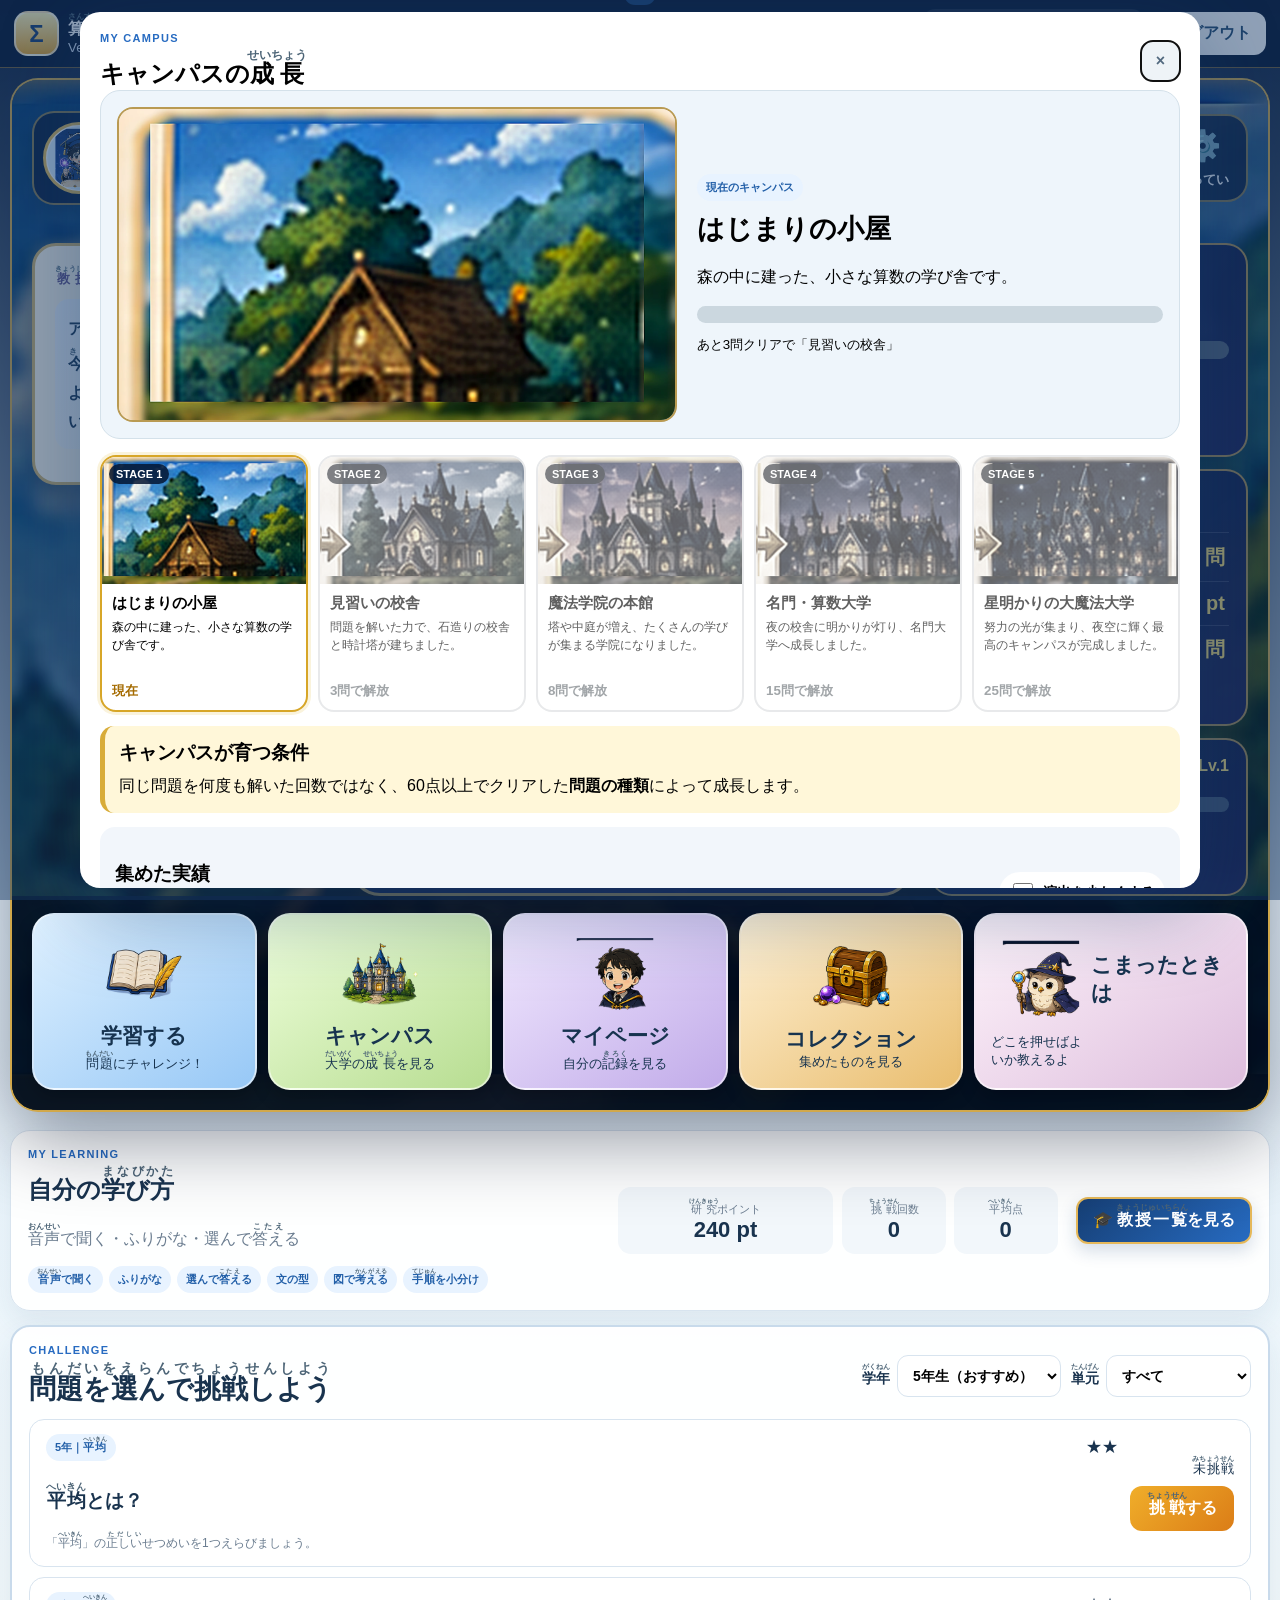
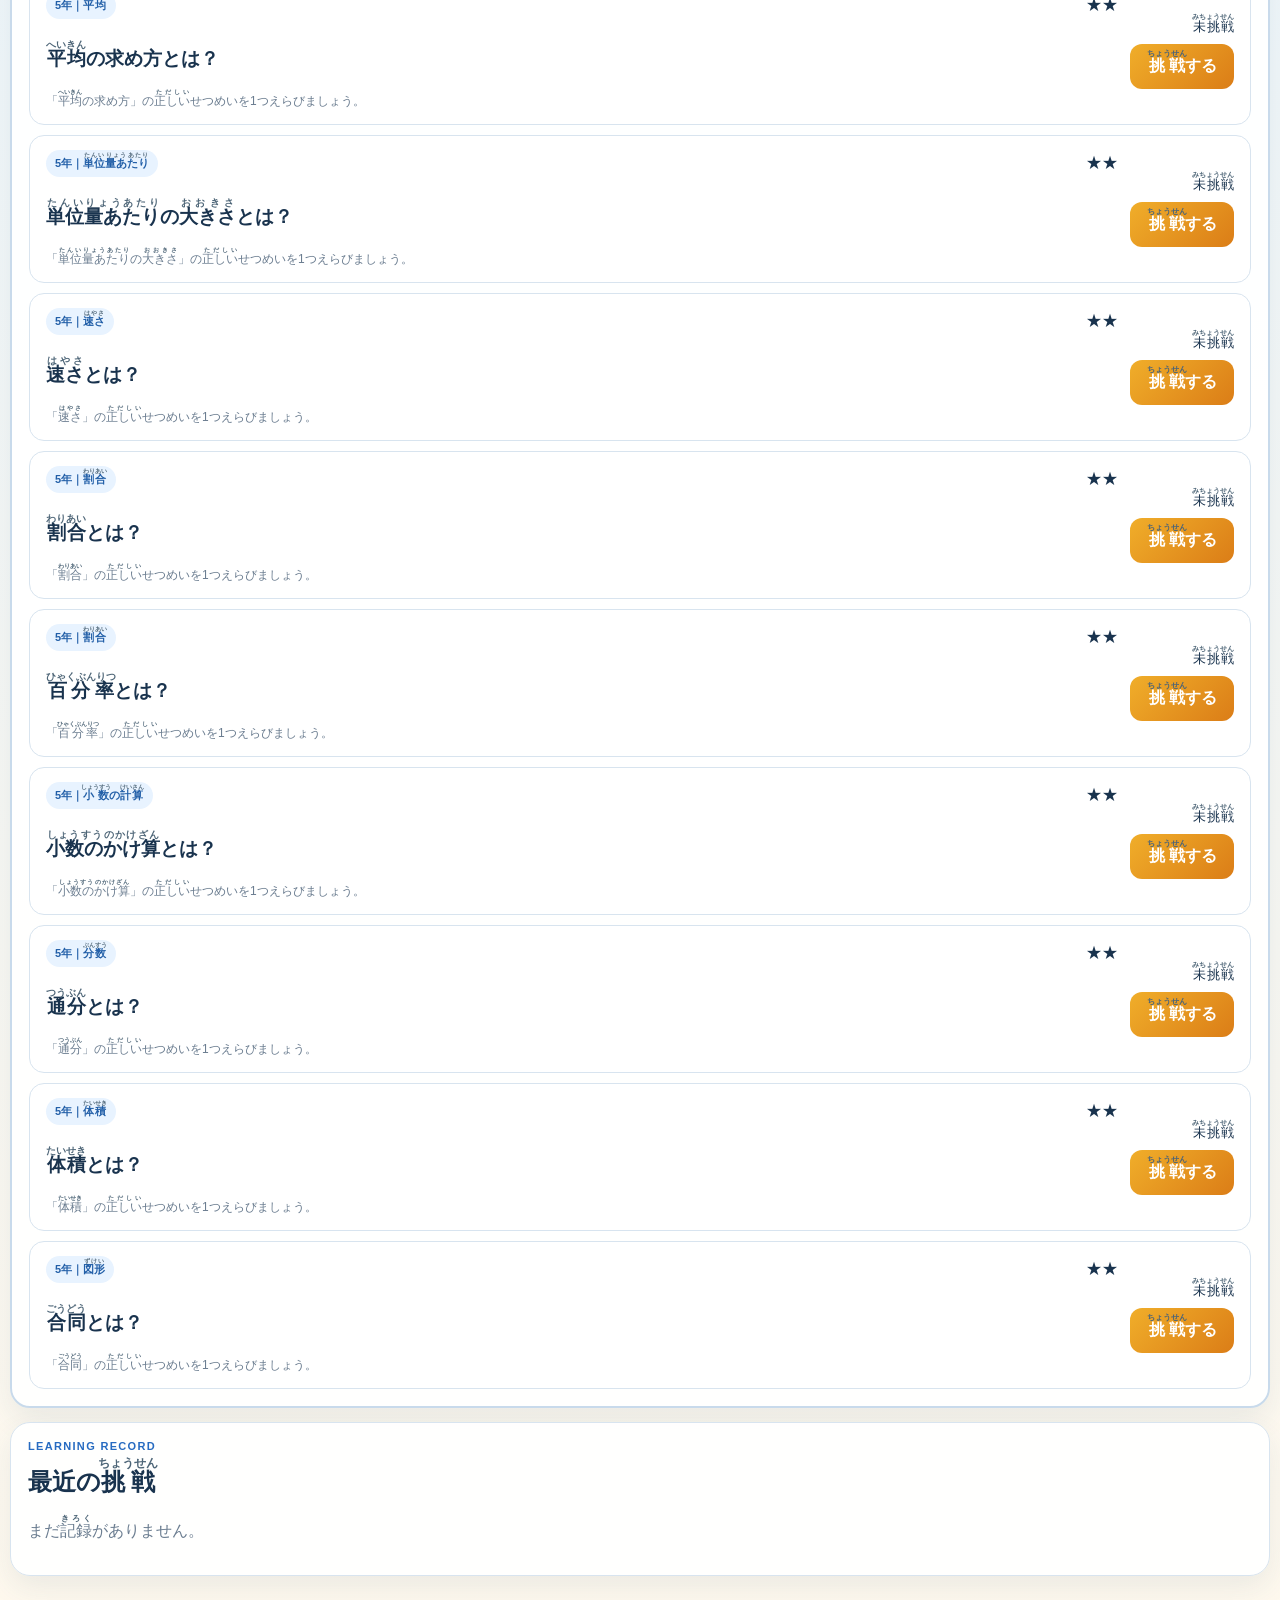
<file: __smoke_student.html>
<!DOCTYPE html>
<html lang="ja">
<head>
  <meta charset="UTF-8" />
  <meta name="viewport" content="width=device-width, initial-scale=1.0" />
  <title>算数大学 Version 13.0</title>
  <link rel="stylesheet" href="css/style.css?v=13.0" />
</head>
<body>
  <div id="toast" class="toast" aria-live="polite"></div>
  <div id="runtimeErrorNotice" class="runtime-error-notice hidden" role="alert">
    <strong>画面の読み込みで問題が起きました</strong>
    <span>ページを再読み込みしてください。続く場合は教師画面の「システム確認」を開いてください。</span>
    <button id="dismissRuntimeErrorBtn" type="button">閉じる</button>
  </div>

  <section id="loginView" class="login-view">
    <div class="login-shell">
      <section class="brand-panel">
        <div class="logo-mark">Σ</div>
        <p class="eyebrow light">ADAPTIVE LEARNING RPG</p>
        <h1>算数大学</h1>
        <p>自分に合った学び方で、算数をもっと好きになる。</p>
        <span class="version" data-app-version></span>
      </section>

      <section class="login-panel">
        <div class="switcher">
          <button id="studentTabBtn" class="switch active" type="button">児童</button>
          <button id="teacherTabBtn" class="switch" type="button">教師</button>
        </div>

        <form id="studentLoginForm" class="login-form">
          <label>ログインID
            <input id="studentIdInput" value="aoi01" autocomplete="username" />
          </label>
          <label>パスワード
            <input id="studentPasswordInput" type="password" value="1234" autocomplete="current-password" />
          </label>
          <button class="btn primary large" type="submit">算数大学へ入る</button>
          <small>デモ：aoi01 / 1234</small>
        </form>

        <form id="teacherLoginForm" class="login-form hidden">
          <label>教師用パスコード
            <input id="teacherPasscodeInput" type="password" value="4180" />
          </label>
          <button class="btn primary large" type="submit">教師画面を開く</button>
        </form>
      </section>
    </div>
  </section>

  <div id="appView" class="hidden">
    <header class="topbar">
      <div class="mini-brand"><div class="logo-mark small">Σ</div><div><strong>算数大学</strong><small data-app-version></small></div></div>
      <div id="sessionInfo" class="session-info"></div>
      <div id="globalAccessibilityTools" class="global-accessibility-tools hidden" aria-label="表示の設定">
        <button id="globalFuriganaBtn" class="top-accessibility-btn" type="button" aria-pressed="false">ふりがな</button>
        <button id="globalLargeTextBtn" class="top-accessibility-btn" type="button" aria-pressed="false">文字を大きく</button>
      </div>
      <button id="logoutBtn" class="btn ghost" type="button">ログアウト</button>
    </header>


    <main id="studentHomeView" class="page hidden v13-home-page">
      <section class="v13-home-shell">
        <section class="v13-magic-hero" aria-label="算数大学ホーム">
          <img id="campusGrowthImage" class="v13-campus-background" src="images/campus/campus-1.svg" alt="成長していく算数大学キャンパス">
          <div class="v13-night-overlay"></div>
          <div class="v13-stars" aria-hidden="true"></div>
          <div id="campusCelebrationLayer" class="campus-celebration-layer" aria-hidden="true"></div>
          <div id="campusNewBadge" class="campus-new-badge hidden">NEW CAMPUS!</div>

          <header class="v13-hero-header">
            <button id="studentAvatarBtn" class="v13-student-profile avatar-button" type="button" aria-label="自分のアバターを見る">
              <span class="v13-profile-avatar">
                <img id="studentAvatarImage" src="images/avatars/avatar-blue.svg" alt="自分のアバター">
                <span class="avatar-edit-badge">+</span>
              </span>
              <span class="v13-profile-copy">
                <strong id="studentDisplayName"></strong>
                <small>こんにちは！</small>
              </span>
            </button>

            <div class="v13-brand">
              <div class="v13-brand-mark">Σ</div>
              <div>
                <h1>算数大学</h1>
                <p>自分に合った学び方で、算数をもっと好きになる。</p>
              </div>
            </div>

            <div class="v13-header-actions">
              <button id="homeAnnouncementBtn" class="v13-icon-button" type="button" aria-label="先生からのお知らせ">
                <span aria-hidden="true">📣</span><small>お知らせ</small>
                <b id="homeAnnouncementBadge" class="hidden">0</b>
              </button>
              <button id="homeSettingsBtn" class="v13-icon-button" type="button" aria-label="表示の設定">
                <span aria-hidden="true">⚙️</span><small>せってい</small>
              </button>
            </div>
          </header>

          <div class="v13-hero-grid">
            <aside class="v13-professor-column">
              <article class="v13-professor-message">
                <span class="v13-message-label">教授からのメッセージ</span>
                <div id="recommendationBox" class="recommendation"></div>
              </article>
              <div class="v13-professor-portrait">
                <img id="homeProfessorImage" src="images/professors/takkun.png" alt="担当教授">
              </div>
            </aside>

            <section class="v13-primary-column">
              <div class="v13-campus-status">
                <span>あなたのキャンパス</span>
                <strong id="campusGrowthTitle">はじまりの校舎</strong>
                <small id="campusGrowthNext">学習するとキャンパスが成長します</small>
              </div>

              <article class="v13-main-action-card">
                <p class="v13-action-kicker">⭐ 今日のチャレンジ ⭐</p>
                <button id="startRecommendationBtn" class="v13-start-button" type="button">
                  <span class="v13-play-icon" aria-hidden="true">▶</span>
                  <span>
                    <strong>学習をはじめる</strong>
                    <small id="homeRecommendationTitle">おすすめの問題に挑戦</small>
                  </span>
                </button>
                <button id="homeChooseGoalBtn" class="v13-goal-button" type="button">🎯 今日の目標をえらぶ</button>
              </article>

              <button id="assignmentInboxBtn" class="v13-teacher-message assignment-inbox-btn hidden" type="button">
                <span class="mail-icon">✉️</span>
                <span><strong>先生からのメッセージ</strong><small id="assignmentInboxText">新しい課題があります</small></span>
                <span id="assignmentInboxCount" class="mail-count">0</span>
              </button>
            </section>

            <aside class="v13-progress-column">
              <article class="v13-dark-card v13-level-card">
                <p>⭐ レベル</p>
                <strong>Lv. <span id="studentLevel">1</span></strong>
                <div class="xp-track"><div id="xpFill"></div></div>
                <small id="xpText"></small>
              </article>

              <article class="v13-dark-card v13-today-card">
                <h2>☀ 今日のがんばり</h2>
                <div class="v13-today-row"><span>📖 といた問題</span><strong id="homeTodaySolved">0 問</strong></div>
                <div class="v13-today-row"><span>⭐ けいけんち</span><strong id="homeTodayXp">0 pt</strong></div>
                <div class="v13-today-row"><span>🌱 クリア</span><strong id="studentClears">0 問</strong></div>
              </article>

              <article class="v13-dark-card v13-growth-card">
                <div class="v13-growth-head">
                  <span>🌳 キャンパスの成長</span>
                  <b id="campusLevel">Lv.1</b>
                </div>
                <div class="v13-growth-track"><div id="homeCampusProgress"></div></div>
                <small>学習を続けると建物が大きくなります</small>
              </article>
            </aside>
          </div>

          <nav class="v13-main-nav" aria-label="ホームメニュー">
            <button id="homeLearningBtn" class="v13-nav-tile learning" type="button">
              <span>📖</span><strong>学習する</strong><small>問題にチャレンジ！</small>
            </button>
            <button id="homeCampusBtn" class="v13-nav-tile campus" type="button">
              <span>🏰</span><strong>キャンパス</strong><small>大学の成長を見る</small>
            </button>
            <button id="openProfileBtn" class="v13-nav-tile profile" type="button">
              <span>👤</span><strong>マイページ</strong><small>自分の記録を見る</small>
            </button>
            <button id="homeCollectionBtn" class="v13-nav-tile collection" type="button">
              <span>🎁</span><strong>コレクション</strong><small>集めたものを見る</small>
            </button>
            <button id="homeHelpBtn" class="v13-help-tile" type="button">
              <span>❓</span><strong>こまったときは</strong><small>どこを押せばよいか教えるよ</small>
            </button>
          </nav>
        </section>

        <section id="homeLearningSection" class="v13-below-fold">
          <article class="panel v13-quick-summary">
            <div>
              <p class="eyebrow">MY LEARNING</p>
              <h2>自分の学び方</h2>
              <p id="studentStyleText" class="muted"></p>
              <div id="supportChips" class="chips"></div>
            </div>
            <div class="v13-summary-metrics">
              <div class="metric"><span>研究ポイント</span><strong id="studentPoints">0 pt</strong></div>
              <div id="studentMetrics" class="metric-row"></div>
            </div>
            <div class="v13-summary-actions">
              <button id="openProfessorListBtn" class="btn professor-list-btn" type="button">🎓 教授一覧を見る</button>
            </div>
          </article>

          <article class="panel problem-selector-panel">
            <div class="section-head problem-selector-head">
              <div><p class="eyebrow">CHALLENGE</p><h1>問題を選んで挑戦しよう</h1></div>
              <div class="problem-filter-group">
                <label class="unit-filter-label">学年<select id="gradeFilter"></select></label>
                <label class="unit-filter-label">単元<select id="unitFilter"></select></label>
              </div>
            </div>
            <div id="problemList" class="problem-list problem-list-main"></div>
          </article>

          <article class="panel v13-history-panel">
            <div class="section-head">
              <div><p class="eyebrow">LEARNING RECORD</p><h2>最近の挑戦</h2></div>
            </div>
            <div id="recentHistory" class="history-list"></div>
          </article>
        </section>
      </section>
    </main>


    <main id="problemView" class="page hidden">
      <button id="backToHomeBtn" class="btn ghost" type="button">← キャンパスへ戻る</button>
      <section class="battle-grid">
        <article class="panel">
          <div class="professor-message">
            <div class="professor-avatar large-avatar"><img id="battleProfessorImage" src="images/professors/takkun.png" alt=""></div>
            <div><p class="eyebrow">PROFESSOR BATTLE</p><h2 id="problemProfessor"></h2></div>
          </div>

          <section class="learning-route-panel">
            <p class="eyebrow">CHOOSE YOUR ROUTE</p>
            <h3>今日は、どの進め方にする？</h3>
            <div class="route-buttons">
              <button id="independentModeBtn" class="route-btn active" type="button">
                <span>🚀</span><strong>自分で解く</strong><small>問題全体を見て挑戦</small>
              </button>
              <button id="smallStepModeBtn" class="route-btn" type="button">
                <span>🪜</span><strong>少しずつ解く</strong><small>一段ずつ一緒に進む</small>
              </button>
            </div>
          </section>

          <div class="toolbar">
            <button id="readAloudBtn" class="tool-btn" type="button">🔊 読み上げ</button>
            <button id="furiganaBtn" class="tool-btn" type="button">ふりがな</button>
            <button id="largeTextBtn" class="tool-btn" type="button">文字を大きく</button>
            <button id="sentenceModeBtn" class="tool-btn" type="button">📖 一文ずつ</button>
            <button id="lineFocusBtn" class="tool-btn" type="button">🔎 読む場所を強調</button>
          </div>

          <div class="question-card">
            <small id="problemMeta"></small>
            <h1 id="problemTitle"></h1>
            <div id="sentenceProgress" class="sentence-progress hidden"></div>
            <div id="questionText" class="question-text"></div>
            <div id="sentenceNavigation" class="sentence-navigation hidden">
              <button id="prevSentenceBtn" class="btn ghost" type="button">← 前の文</button>
              <button id="showAllSentencesBtn" class="btn soft" type="button">全体を見る</button>
              <button id="nextSentenceBtn" class="btn primary" type="button">次の文 →</button>
            </div>
            <div id="visualAid" class="visual-aid hidden"></div>
          </div>

          <section id="smallStepPanel" class="small-step-panel hidden">
            <div class="step-header">
              <div><p class="eyebrow">SMALL STEPS</p><h2 id="stepTitle">一段ずつ考えよう</h2></div>
              <span id="stepCounter" class="step-counter">STEP 1</span>
            </div>
            <div class="step-progress"><div id="stepProgressFill"></div></div>
            <div id="stepContent"></div>
            <div class="step-actions">
              <button id="prevStepBtn" class="btn ghost" type="button">← 前へ</button>
              <button id="checkStepBtn" class="btn primary" type="button">この段を確かめる</button>
              <button id="nextStepBtn" class="btn gold hidden" type="button">次の段へ →</button>
            </div>
            <div id="stepFeedback" class="step-feedback hidden"></div>
          </section>

          <div id="hintBox" class="hint-box hidden"></div>
          <button id="showHintBtn" class="btn soft" type="button">ヒントを見る</button>
        </article>

        <article class="panel">
          <p class="eyebrow">YOUR ANSWER</p>
          <h2>答え方を選ぼう</h2>
          <p class="answer-choice-note">選ぶ・穴を埋める。文字をたくさん書かなくても説明を練習できます。</p>
          <div id="answerModeTabs" class="answer-tabs"></div>
          <div id="answerArea"></div>
          <button id="submitAnswerBtn" class="btn primary large full" type="button">教授に答える</button>
          <div id="feedbackBox" class="feedback hidden"></div>
        </article>
      </section>
    </main>

    <main id="practiceView" class="page hidden">
      <button id="leavePracticeBtn" class="btn ghost" type="button">← キャンパスへ戻る</button>
      <section class="practice-shell">
        <article class="panel practice-main">
          <div class="section-head">
            <div><p class="eyebrow">CHECK YOUR UNDERSTANDING</p><h1>説明を使って練習しよう</h1></div>
            <span id="practiceCounter" class="step-counter">1 / 3</span>
          </div>
          <div class="practice-progress"><div id="practiceProgressFill"></div></div>
          <div id="practiceProfessor" class="practice-professor"></div>
          <div id="practiceQuestion" class="practice-question"></div>
          <div id="practiceAnswerArea"></div>
          <button id="checkPracticeBtn" class="btn primary large full" type="button">答えを確かめる</button>
          <div id="practiceFeedback" class="feedback hidden"></div>
        </article>
        <aside class="panel practice-summary">
          <p class="eyebrow">EXPLANATION KEY</p><h2>今回の説明</h2>
          <button id="togglePracticeKeyBtn" class="btn ghost full" type="button">説明を確認する</button>
          <div id="practiceExplanationKey" class="explanation-key hidden"></div>
          <h3>練習の記録</h3><div id="practiceDots" class="practice-dots"></div>
        </aside>
      </section>
    </main>

    <main id="profileView" class="page hidden">
      <button id="backFromProfileBtn" class="btn ghost" type="button">← キャンパスへ戻る</button>
      <section class="panel profile-panel">
        <p class="eyebrow">MY LEARNING STYLE</p>
        <h1>ぼくの学び方</h1>
        <p class="muted">苦手の名前ではなく、学びやすくする方法を表示します。</p>
        <div id="profileCards" class="profile-cards"></div>
      </section>
    </main>

    <main id="teacherView" class="page hidden">
      <nav class="teacher-tabs">
        <button class="teacher-tab active" data-view="dashboard" type="button">概要</button>
        <button class="teacher-tab" data-view="students" type="button">児童・LDIR</button>
        <button class="teacher-tab" data-view="problems" type="button">問題管理</button>
        <button class="teacher-tab" data-view="assignments" type="button">個別課題</button>
        <button class="teacher-tab teacher-submission-tab" data-view="submissions" type="button">
          提出箱 <span id="submissionTabBadge" class="teacher-tab-badge hidden">0</span>
        </button>
        <button class="teacher-tab teacher-results-tab" data-view="results" type="button">結果・支援分析</button>
      </nav>
      <section id="teacherContent"></section>
    </main>
  </div>



  <section id="assignmentMailPopup" class="assignment-mail-popup hidden" aria-live="polite">
    <div class="mail-popup-top">
      <span class="mail-stamp">NEW</span>
      <button id="closeAssignmentMailBtn" class="mail-close" type="button" aria-label="あとで見る">×</button>
    </div>
    <div class="mail-envelope">✉️</div>
    <div class="mail-popup-copy">
      <small>先生からメールが届きました</small>
      <h2 id="assignmentMailTitle">新しい課題</h2>
      <p id="assignmentMailMessage"></p>
      <div id="assignmentMailMeta" class="mail-meta"></div>
    </div>
    <div class="mail-popup-actions">
      <button id="laterAssignmentBtn" class="btn ghost" type="button">あとで見る</button>
      <button id="openAssignmentBtn" class="btn primary" type="button">課題を開く</button>
    </div>
  </section>


  <dialog id="campusDetailDialog" class="modal campus-detail-dialog">
    <div class="section-head">
      <div><p class="eyebrow">MY CAMPUS</p><h2>キャンパスの成長</h2></div>
      <button id="closeCampusDetailDialogBtn" class="btn ghost" type="button">×</button>
    </div>
    <div id="campusDetailContent"></div>
  </dialog>

  <dialog id="campusUnlockDialog" class="modal campus-unlock-dialog">
    <div id="campusUnlockContent"></div>
    <button id="closeCampusUnlockDialogBtn" class="btn primary campus-unlock-close" type="button">新しいキャンパスを見る</button>
  </dialog>


  <dialog id="levelUpDialog" class="modal level-up-dialog">
    <div id="levelUpContent"></div>
    <button id="closeLevelUpDialogBtn" class="btn primary level-up-close" type="button">つぎへ</button>
  </dialog>

  <dialog id="achievementDialog" class="modal achievement-dialog">
    <div class="section-head">
      <div><p class="eyebrow">ACHIEVEMENT</p><h2>新しい実績</h2></div>
      <button id="closeAchievementDialogBtn" class="btn ghost" type="button">×</button>
    </div>
    <div id="achievementContent"></div>
  </dialog>

  <dialog id="assignmentInboxDialog" class="modal assignment-inbox-dialog">
    <div class="section-head">
      <div><p class="eyebrow">ASSIGNMENT MAIL</p><h2>先生からの課題</h2></div>
      <button id="closeAssignmentInboxBtn" class="btn ghost" type="button">×</button>
    </div>
    <div id="assignmentInboxList" class="assignment-inbox-list"></div>
  </dialog>



  <section id="returnedMarkPopup" class="returned-mark-popup hidden" aria-live="polite">
    <div class="returned-popup-icon">💮</div>
    <div class="returned-popup-copy">
      <small>先生から おへんじが とどきました</small>
      <h2 id="returnedMarkPopupTitle">丸つけが とどきました！</h2>
      <p id="returnedMarkPopupMessage">先生のコメントを見てみましょう。</p>
    </div>
    <button id="openReturnedMarkBtn" class="btn gold" type="button">見る</button>
    <button id="closeReturnedMarkPopupBtn" class="returned-popup-close" type="button" aria-label="あとで見る">×</button>
  </section>



  <dialog id="researchDetailDialog" class="modal research-detail-dialog">
    <div class="section-head">
      <div><p class="eyebrow">LEARNING RESEARCH</p><h2 id="researchDetailTitle">学習分析の詳細</h2></div>
      <button id="closeResearchDetailDialogBtn" class="btn ghost" type="button">×</button>
    </div>
    <div id="researchDetailContent"></div>
  </dialog>

  <dialog id="markingImageDialog" class="modal marking-image-dialog">
    <div class="section-head">
      <div><p class="eyebrow">TEACHER MARKING</p><h2>先生の手書き丸つけ</h2></div>
      <button id="closeMarkingImageDialogBtn" class="btn ghost" type="button">×</button>
    </div>
    <img id="markingImageLarge" class="marking-image-large" alt="先生の手書き丸つけ">
  </dialog>

  <dialog id="returnedMarkDialog" class="modal returned-mark-dialog">
    <div class="section-head">
      <div><p class="eyebrow">TEACHER FEEDBACK</p><h2>先生からの丸つけ</h2></div>
      <button id="closeReturnedMarkDialogBtn" class="btn ghost" type="button">×</button>
    </div>
    <div id="returnedMarkContent"></div>
  </dialog>

  <dialog id="avatarDialog" class="modal avatar-dialog">
    <div class="section-head">
      <div><p class="eyebrow">MY AVATAR</p><h2>自分のアバター</h2></div>
      <button id="closeAvatarDialogBtn" class="btn ghost" type="button">×</button>
    </div>
    <div class="avatar-room">
      <div class="avatar-stage">
        <div class="avatar-stage-glow"></div>
        <img id="avatarDialogImage" src="images/avatars/avatar-blue.svg" alt="自分のアバター">
        <strong id="avatarDialogName"></strong>
        <span id="avatarDialogLevel" class="tag"></span>
      </div>
      <div class="avatar-future-panel">
        <h3>アバターの成長</h3>
        <p>今は自分専用の学生アバターです。今後、研究ポイントで服・帽子・アクセサリーを手に入れ、着せ替えられるようになります。</p>
        <div class="future-item-grid">
          <span>👕 服</span><span>🎩 帽子</span><span>👓 アクセサリー</span><span>🎒 持ち物</span>
        </div>
        <div class="avatar-coming-soon">COMING SOON</div>
      </div>
    </div>
  </dialog>

  <dialog id="professorDialog" class="modal professor-modal">
    <div class="section-head">
      <div><p class="eyebrow">PROFESSOR GUIDE</p><h2>教授一覧</h2></div>
      <button id="closeProfessorDialogBtn" class="btn ghost" type="button">×</button>
    </div>
    <p class="muted">教授ごとに得意な単元と話し方が異なります。問題に応じて担当教授が登場します。</p>
    <div id="professorGallery" class="professor-gallery"></div>
  </dialog>

  <dialog id="professorDetailDialog" class="modal professor-detail-modal">
    <button id="closeProfessorDetailBtn" class="modal-close btn ghost" type="button">×</button>
    <div id="professorDetailContent"></div>
  </dialog>

  <dialog id="studentDialog" class="modal">
    <form id="studentForm">
      <div class="section-head"><h2>児童・学習プロフィール</h2><button id="closeStudentDialogBtn" class="btn ghost" type="button">×</button></div>
      <input id="editingStudentId" type="hidden" />
      <div class="form-grid">
        <label>名前<input id="studentNameField" required /></label>
        <label>学年<select id="studentGradeField"><option>1</option><option>2</option><option>3</option><option>4</option><option selected>5</option><option>6</option></select></label>
        <label>ログインID<input id="studentLoginField" required /></label>
        <label>パスワード<input id="studentPasswordField" value="1234" required /></label>
      </div>
      <p class="notice">以下は、現時点では表示支援を設定するための試作項目です。正式なLDIR項目を入力いただいた後、項目・採点・判定ロジックを差し替えられます。</p>
      <div class="assessment-grid">
        <fieldset><legend>読む支援</legend>
          <label class="check"><input id="supportAudio" type="checkbox" />読み上げ</label>
          <label class="check"><input id="supportRuby" type="checkbox" />ふりがな</label>
        </fieldset>
        <fieldset><legend>書く支援</legend>
          <label class="check"><input id="supportLarge" type="checkbox" />大きな文字</label>
          <label class="check"><input id="supportChoice" type="checkbox" />選択式</label>
          <label class="check"><input id="supportTemplate" type="checkbox" />文の型</label>
        </fieldset>
        <fieldset><legend>算数支援</legend>
          <label class="check"><input id="supportVisual" type="checkbox" />図を表示</label>
          <label class="check"><input id="supportSteps" type="checkbox" />手順を小分け</label>
          <label class="check"><input id="supportEasy" type="checkbox" />簡略問題</label>
        </fieldset>
      </div>
      <button class="btn primary large" type="submit">保存する</button>
    </form>
  </dialog>

  <dialog id="problemDialog" class="modal">
    <form id="problemForm">
      <div class="section-head"><div><p class="eyebrow">EXPLANATION BUILDER</p><h2>説明問題を作る</h2></div><button id="closeProblemDialogBtn" class="btn ghost" type="button">×</button></div>
      <input id="editingProblemId" type="hidden" />
      <p class="notice">児童は長い文章を書きません。正しい説明を選ぶか、説明文の穴を埋め、その後に3問の確認問題へ進みます。</p>
      <div class="form-grid">
        <label>単元<input id="problemUnitField" required placeholder="例：平均" /></label>
        <label>説明する言葉・考え方<input id="problemConceptField" required placeholder="例：平均" /></label>
        <label>題名<input id="problemTitleField" required placeholder="例：平均とはどんな数？" /></label>
        <label>担当教授<select id="problemProfessorField"></select></label>
      </div>
      <label>正しい説明<textarea id="problemCorrectExplanationField" required placeholder="例：いくつかの数を同じくらいにならした数です。"></textarea></label>
      <label>まちがった説明（1行に1つ・2つ以上）<textarea id="problemDistractorsField" required placeholder="いちばん大きい数です。
全部を足した数です。"></textarea></label>
      <label>穴埋めにする言葉<input id="problemBlankPhraseField" required placeholder="例：同じくらいにならした" /></label>
      <label>穴埋めの選択肢（1行に1つ。正解以外）<textarea id="problemBlankDistractorsField" placeholder="大きい順に並べた
全部かけた"></textarea></label>
      <label>図・補足（任意）<textarea id="problemVisualField"></textarea></label>
      <label>ヒント（任意）<textarea id="problemHintField"></textarea></label>

      <fieldset class="practice-builder-fieldset">
        <legend>説明を使う確認問題</legend>
        <p class="notice">確認問題は、説明をもう一度選ぶ問題ではなく、実際のテストに近い計算・文章問題にします。</p>
        <label>自動作成テンプレート
          <select id="problemPracticeKindField">
            <option value="manual">手動で3問作る</option>
            <option value="averageCalculation">平均を実際に求める問題</option>
            <option value="ratioCalculation">割合を実際に求める問題</option>
          </select>
        </label>
        <div id="manualPracticeFields">
          <div class="practice-author-grid">
            <label>確認問題1<textarea id="practicePrompt1" placeholder="例：4、6、8の平均を求めましょう。"></textarea></label>
            <label>選択肢（1行に1つ。正解を先頭）<textarea id="practiceChoices1" placeholder="6&#10;18&#10;3"></textarea></label>
            <label>確認問題2<textarea id="practicePrompt2"></textarea></label>
            <label>選択肢（1行に1つ。正解を先頭）<textarea id="practiceChoices2"></textarea></label>
            <label>確認問題3<textarea id="practicePrompt3"></textarea></label>
            <label>選択肢（1行に1つ。正解を先頭）<textarea id="practiceChoices3"></textarea></label>
          </div>
        </div>
      </fieldset>

      <div class="builder-preview">
        <strong>作成される学習の流れ</strong>
        <span>説明を選ぶ・穴埋めする</span><span>実際の問題を3問解く</span><span>説明理解と活用を別々に記録</span><span>自動採点</span>
      </div>
      <button class="btn primary large" type="submit">説明問題を作成する</button>
    </form>
  </dialog>

  <script src="js/data.js?v=13.0"></script>
  <script src="js/app.js?v=13.0"></script>

<script>
window.addEventListener("load",()=>setTimeout(()=>{
  document.querySelector("#studentIdInput").value="aoi01";
  document.querySelector("#studentPasswordInput").value="1234";
  document.querySelector("#studentLoginForm").dispatchEvent(new Event("submit",{bubbles:true,cancelable:true}));
  setTimeout(()=>{
    document.body.dataset.smokeStudentHome =
      !document.querySelector("#studentHomeView").classList.contains("hidden") ? "ok" : "fail";
    document.querySelectorAll("dialog[open]").forEach(dialog=>dialog.close());
    document.querySelector("#homeCampusBtn")?.click();
    setTimeout(()=>{
      document.body.dataset.smokeCampusDialog =
        document.querySelector("#campusDetailDialog")?.open ? "ok" : "fail";
    },400);
  },900);
},300));
</script>
</body>
</html>
</file>
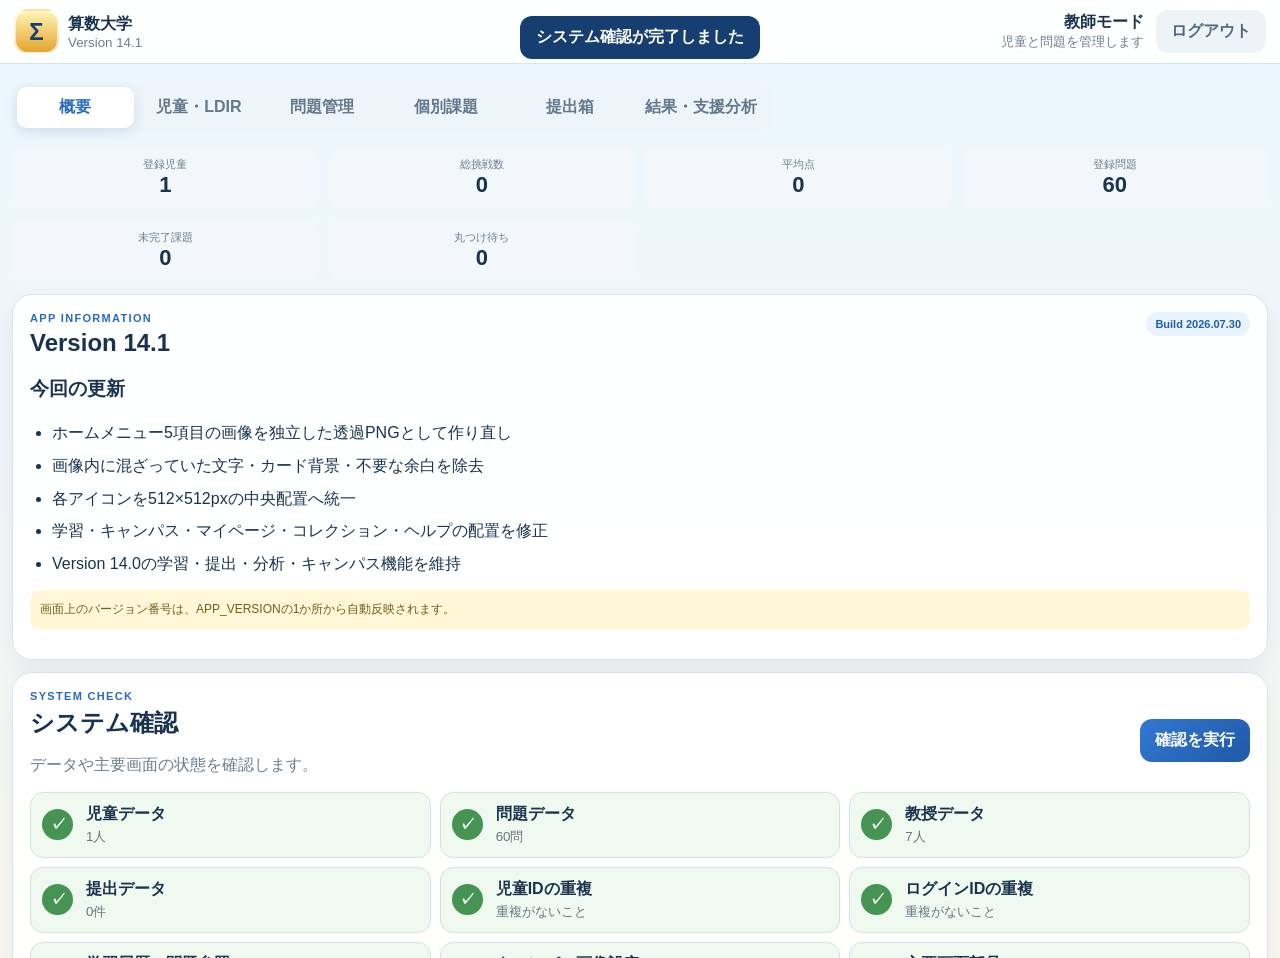
<file: __smoke_teacher.html>
<!DOCTYPE html>
<html lang="ja">
<head>
  <meta charset="UTF-8" />
  <meta name="viewport" content="width=device-width, initial-scale=1.0" />
  <title>算数大学 Version 13.0</title>
  <link rel="stylesheet" href="css/style.css?v=13.0" />
</head>
<body>
  <div id="toast" class="toast" aria-live="polite"></div>
  <div id="runtimeErrorNotice" class="runtime-error-notice hidden" role="alert">
    <strong>画面の読み込みで問題が起きました</strong>
    <span>ページを再読み込みしてください。続く場合は教師画面の「システム確認」を開いてください。</span>
    <button id="dismissRuntimeErrorBtn" type="button">閉じる</button>
  </div>

  <section id="loginView" class="login-view">
    <div class="login-shell">
      <section class="brand-panel">
        <div class="logo-mark">Σ</div>
        <p class="eyebrow light">ADAPTIVE LEARNING RPG</p>
        <h1>算数大学</h1>
        <p>自分に合った学び方で、算数をもっと好きになる。</p>
        <span class="version" data-app-version></span>
      </section>

      <section class="login-panel">
        <div class="switcher">
          <button id="studentTabBtn" class="switch active" type="button">児童</button>
          <button id="teacherTabBtn" class="switch" type="button">教師</button>
        </div>

        <form id="studentLoginForm" class="login-form">
          <label>ログインID
            <input id="studentIdInput" value="aoi01" autocomplete="username" />
          </label>
          <label>パスワード
            <input id="studentPasswordInput" type="password" value="1234" autocomplete="current-password" />
          </label>
          <button class="btn primary large" type="submit">算数大学へ入る</button>
          <small>デモ：aoi01 / 1234</small>
        </form>

        <form id="teacherLoginForm" class="login-form hidden">
          <label>教師用パスコード
            <input id="teacherPasscodeInput" type="password" value="4180" />
          </label>
          <button class="btn primary large" type="submit">教師画面を開く</button>
        </form>
      </section>
    </div>
  </section>

  <div id="appView" class="hidden">
    <header class="topbar">
      <div class="mini-brand"><div class="logo-mark small">Σ</div><div><strong>算数大学</strong><small data-app-version></small></div></div>
      <div id="sessionInfo" class="session-info"></div>
      <div id="globalAccessibilityTools" class="global-accessibility-tools hidden" aria-label="表示の設定">
        <button id="globalFuriganaBtn" class="top-accessibility-btn" type="button" aria-pressed="false">ふりがな</button>
        <button id="globalLargeTextBtn" class="top-accessibility-btn" type="button" aria-pressed="false">文字を大きく</button>
      </div>
      <button id="logoutBtn" class="btn ghost" type="button">ログアウト</button>
    </header>


    <main id="studentHomeView" class="page hidden v13-home-page">
      <section class="v13-home-shell">
        <section class="v13-magic-hero" aria-label="算数大学ホーム">
          <img id="campusGrowthImage" class="v13-campus-background" src="images/campus/campus-1.svg" alt="成長していく算数大学キャンパス">
          <div class="v13-night-overlay"></div>
          <div class="v13-stars" aria-hidden="true"></div>
          <div id="campusCelebrationLayer" class="campus-celebration-layer" aria-hidden="true"></div>
          <div id="campusNewBadge" class="campus-new-badge hidden">NEW CAMPUS!</div>

          <header class="v13-hero-header">
            <button id="studentAvatarBtn" class="v13-student-profile avatar-button" type="button" aria-label="自分のアバターを見る">
              <span class="v13-profile-avatar">
                <img id="studentAvatarImage" src="images/avatars/avatar-blue.svg" alt="自分のアバター">
                <span class="avatar-edit-badge">+</span>
              </span>
              <span class="v13-profile-copy">
                <strong id="studentDisplayName"></strong>
                <small>こんにちは！</small>
              </span>
            </button>

            <div class="v13-brand">
              <div class="v13-brand-mark">Σ</div>
              <div>
                <h1>算数大学</h1>
                <p>自分に合った学び方で、算数をもっと好きになる。</p>
              </div>
            </div>

            <div class="v13-header-actions">
              <button id="homeAnnouncementBtn" class="v13-icon-button" type="button" aria-label="先生からのお知らせ">
                <span aria-hidden="true">📣</span><small>お知らせ</small>
                <b id="homeAnnouncementBadge" class="hidden">0</b>
              </button>
              <button id="homeSettingsBtn" class="v13-icon-button" type="button" aria-label="表示の設定">
                <span aria-hidden="true">⚙️</span><small>せってい</small>
              </button>
            </div>
          </header>

          <div class="v13-hero-grid">
            <aside class="v13-professor-column">
              <article class="v13-professor-message">
                <span class="v13-message-label">教授からのメッセージ</span>
                <div id="recommendationBox" class="recommendation"></div>
              </article>
              <div class="v13-professor-portrait">
                <img id="homeProfessorImage" src="images/professors/takkun.png" alt="担当教授">
              </div>
            </aside>

            <section class="v13-primary-column">
              <div class="v13-campus-status">
                <span>あなたのキャンパス</span>
                <strong id="campusGrowthTitle">はじまりの校舎</strong>
                <small id="campusGrowthNext">学習するとキャンパスが成長します</small>
              </div>

              <article class="v13-main-action-card">
                <p class="v13-action-kicker">⭐ 今日のチャレンジ ⭐</p>
                <button id="startRecommendationBtn" class="v13-start-button" type="button">
                  <span class="v13-play-icon" aria-hidden="true">▶</span>
                  <span>
                    <strong>学習をはじめる</strong>
                    <small id="homeRecommendationTitle">おすすめの問題に挑戦</small>
                  </span>
                </button>
                <button id="homeChooseGoalBtn" class="v13-goal-button" type="button">🎯 今日の目標をえらぶ</button>
              </article>

              <button id="assignmentInboxBtn" class="v13-teacher-message assignment-inbox-btn hidden" type="button">
                <span class="mail-icon">✉️</span>
                <span><strong>先生からのメッセージ</strong><small id="assignmentInboxText">新しい課題があります</small></span>
                <span id="assignmentInboxCount" class="mail-count">0</span>
              </button>
            </section>

            <aside class="v13-progress-column">
              <article class="v13-dark-card v13-level-card">
                <p>⭐ レベル</p>
                <strong>Lv. <span id="studentLevel">1</span></strong>
                <div class="xp-track"><div id="xpFill"></div></div>
                <small id="xpText"></small>
              </article>

              <article class="v13-dark-card v13-today-card">
                <h2>☀ 今日のがんばり</h2>
                <div class="v13-today-row"><span>📖 といた問題</span><strong id="homeTodaySolved">0 問</strong></div>
                <div class="v13-today-row"><span>⭐ けいけんち</span><strong id="homeTodayXp">0 pt</strong></div>
                <div class="v13-today-row"><span>🌱 クリア</span><strong id="studentClears">0 問</strong></div>
              </article>

              <article class="v13-dark-card v13-growth-card">
                <div class="v13-growth-head">
                  <span>🌳 キャンパスの成長</span>
                  <b id="campusLevel">Lv.1</b>
                </div>
                <div class="v13-growth-track"><div id="homeCampusProgress"></div></div>
                <small>学習を続けると建物が大きくなります</small>
              </article>
            </aside>
          </div>

          <nav class="v13-main-nav" aria-label="ホームメニュー">
            <button id="homeLearningBtn" class="v13-nav-tile learning" type="button">
              <span>📖</span><strong>学習する</strong><small>問題にチャレンジ！</small>
            </button>
            <button id="homeCampusBtn" class="v13-nav-tile campus" type="button">
              <span>🏰</span><strong>キャンパス</strong><small>大学の成長を見る</small>
            </button>
            <button id="openProfileBtn" class="v13-nav-tile profile" type="button">
              <span>👤</span><strong>マイページ</strong><small>自分の記録を見る</small>
            </button>
            <button id="homeCollectionBtn" class="v13-nav-tile collection" type="button">
              <span>🎁</span><strong>コレクション</strong><small>集めたものを見る</small>
            </button>
            <button id="homeHelpBtn" class="v13-help-tile" type="button">
              <span>❓</span><strong>こまったときは</strong><small>どこを押せばよいか教えるよ</small>
            </button>
          </nav>
        </section>

        <section id="homeLearningSection" class="v13-below-fold">
          <article class="panel v13-quick-summary">
            <div>
              <p class="eyebrow">MY LEARNING</p>
              <h2>自分の学び方</h2>
              <p id="studentStyleText" class="muted"></p>
              <div id="supportChips" class="chips"></div>
            </div>
            <div class="v13-summary-metrics">
              <div class="metric"><span>研究ポイント</span><strong id="studentPoints">0 pt</strong></div>
              <div id="studentMetrics" class="metric-row"></div>
            </div>
            <div class="v13-summary-actions">
              <button id="openProfessorListBtn" class="btn professor-list-btn" type="button">🎓 教授一覧を見る</button>
            </div>
          </article>

          <article class="panel problem-selector-panel">
            <div class="section-head problem-selector-head">
              <div><p class="eyebrow">CHALLENGE</p><h1>問題を選んで挑戦しよう</h1></div>
              <div class="problem-filter-group">
                <label class="unit-filter-label">学年<select id="gradeFilter"></select></label>
                <label class="unit-filter-label">単元<select id="unitFilter"></select></label>
              </div>
            </div>
            <div id="problemList" class="problem-list problem-list-main"></div>
          </article>

          <article class="panel v13-history-panel">
            <div class="section-head">
              <div><p class="eyebrow">LEARNING RECORD</p><h2>最近の挑戦</h2></div>
            </div>
            <div id="recentHistory" class="history-list"></div>
          </article>
        </section>
      </section>
    </main>


    <main id="problemView" class="page hidden">
      <button id="backToHomeBtn" class="btn ghost" type="button">← キャンパスへ戻る</button>
      <section class="battle-grid">
        <article class="panel">
          <div class="professor-message">
            <div class="professor-avatar large-avatar"><img id="battleProfessorImage" src="images/professors/takkun.png" alt=""></div>
            <div><p class="eyebrow">PROFESSOR BATTLE</p><h2 id="problemProfessor"></h2></div>
          </div>

          <section class="learning-route-panel">
            <p class="eyebrow">CHOOSE YOUR ROUTE</p>
            <h3>今日は、どの進め方にする？</h3>
            <div class="route-buttons">
              <button id="independentModeBtn" class="route-btn active" type="button">
                <span>🚀</span><strong>自分で解く</strong><small>問題全体を見て挑戦</small>
              </button>
              <button id="smallStepModeBtn" class="route-btn" type="button">
                <span>🪜</span><strong>少しずつ解く</strong><small>一段ずつ一緒に進む</small>
              </button>
            </div>
          </section>

          <div class="toolbar">
            <button id="readAloudBtn" class="tool-btn" type="button">🔊 読み上げ</button>
            <button id="furiganaBtn" class="tool-btn" type="button">ふりがな</button>
            <button id="largeTextBtn" class="tool-btn" type="button">文字を大きく</button>
            <button id="sentenceModeBtn" class="tool-btn" type="button">📖 一文ずつ</button>
            <button id="lineFocusBtn" class="tool-btn" type="button">🔎 読む場所を強調</button>
          </div>

          <div class="question-card">
            <small id="problemMeta"></small>
            <h1 id="problemTitle"></h1>
            <div id="sentenceProgress" class="sentence-progress hidden"></div>
            <div id="questionText" class="question-text"></div>
            <div id="sentenceNavigation" class="sentence-navigation hidden">
              <button id="prevSentenceBtn" class="btn ghost" type="button">← 前の文</button>
              <button id="showAllSentencesBtn" class="btn soft" type="button">全体を見る</button>
              <button id="nextSentenceBtn" class="btn primary" type="button">次の文 →</button>
            </div>
            <div id="visualAid" class="visual-aid hidden"></div>
          </div>

          <section id="smallStepPanel" class="small-step-panel hidden">
            <div class="step-header">
              <div><p class="eyebrow">SMALL STEPS</p><h2 id="stepTitle">一段ずつ考えよう</h2></div>
              <span id="stepCounter" class="step-counter">STEP 1</span>
            </div>
            <div class="step-progress"><div id="stepProgressFill"></div></div>
            <div id="stepContent"></div>
            <div class="step-actions">
              <button id="prevStepBtn" class="btn ghost" type="button">← 前へ</button>
              <button id="checkStepBtn" class="btn primary" type="button">この段を確かめる</button>
              <button id="nextStepBtn" class="btn gold hidden" type="button">次の段へ →</button>
            </div>
            <div id="stepFeedback" class="step-feedback hidden"></div>
          </section>

          <div id="hintBox" class="hint-box hidden"></div>
          <button id="showHintBtn" class="btn soft" type="button">ヒントを見る</button>
        </article>

        <article class="panel">
          <p class="eyebrow">YOUR ANSWER</p>
          <h2>答え方を選ぼう</h2>
          <p class="answer-choice-note">選ぶ・穴を埋める。文字をたくさん書かなくても説明を練習できます。</p>
          <div id="answerModeTabs" class="answer-tabs"></div>
          <div id="answerArea"></div>
          <button id="submitAnswerBtn" class="btn primary large full" type="button">教授に答える</button>
          <div id="feedbackBox" class="feedback hidden"></div>
        </article>
      </section>
    </main>

    <main id="practiceView" class="page hidden">
      <button id="leavePracticeBtn" class="btn ghost" type="button">← キャンパスへ戻る</button>
      <section class="practice-shell">
        <article class="panel practice-main">
          <div class="section-head">
            <div><p class="eyebrow">CHECK YOUR UNDERSTANDING</p><h1>説明を使って練習しよう</h1></div>
            <span id="practiceCounter" class="step-counter">1 / 3</span>
          </div>
          <div class="practice-progress"><div id="practiceProgressFill"></div></div>
          <div id="practiceProfessor" class="practice-professor"></div>
          <div id="practiceQuestion" class="practice-question"></div>
          <div id="practiceAnswerArea"></div>
          <button id="checkPracticeBtn" class="btn primary large full" type="button">答えを確かめる</button>
          <div id="practiceFeedback" class="feedback hidden"></div>
        </article>
        <aside class="panel practice-summary">
          <p class="eyebrow">EXPLANATION KEY</p><h2>今回の説明</h2>
          <button id="togglePracticeKeyBtn" class="btn ghost full" type="button">説明を確認する</button>
          <div id="practiceExplanationKey" class="explanation-key hidden"></div>
          <h3>練習の記録</h3><div id="practiceDots" class="practice-dots"></div>
        </aside>
      </section>
    </main>

    <main id="profileView" class="page hidden">
      <button id="backFromProfileBtn" class="btn ghost" type="button">← キャンパスへ戻る</button>
      <section class="panel profile-panel">
        <p class="eyebrow">MY LEARNING STYLE</p>
        <h1>ぼくの学び方</h1>
        <p class="muted">苦手の名前ではなく、学びやすくする方法を表示します。</p>
        <div id="profileCards" class="profile-cards"></div>
      </section>
    </main>

    <main id="teacherView" class="page hidden">
      <nav class="teacher-tabs">
        <button class="teacher-tab active" data-view="dashboard" type="button">概要</button>
        <button class="teacher-tab" data-view="students" type="button">児童・LDIR</button>
        <button class="teacher-tab" data-view="problems" type="button">問題管理</button>
        <button class="teacher-tab" data-view="assignments" type="button">個別課題</button>
        <button class="teacher-tab teacher-submission-tab" data-view="submissions" type="button">
          提出箱 <span id="submissionTabBadge" class="teacher-tab-badge hidden">0</span>
        </button>
        <button class="teacher-tab teacher-results-tab" data-view="results" type="button">結果・支援分析</button>
      </nav>
      <section id="teacherContent"></section>
    </main>
  </div>



  <section id="assignmentMailPopup" class="assignment-mail-popup hidden" aria-live="polite">
    <div class="mail-popup-top">
      <span class="mail-stamp">NEW</span>
      <button id="closeAssignmentMailBtn" class="mail-close" type="button" aria-label="あとで見る">×</button>
    </div>
    <div class="mail-envelope">✉️</div>
    <div class="mail-popup-copy">
      <small>先生からメールが届きました</small>
      <h2 id="assignmentMailTitle">新しい課題</h2>
      <p id="assignmentMailMessage"></p>
      <div id="assignmentMailMeta" class="mail-meta"></div>
    </div>
    <div class="mail-popup-actions">
      <button id="laterAssignmentBtn" class="btn ghost" type="button">あとで見る</button>
      <button id="openAssignmentBtn" class="btn primary" type="button">課題を開く</button>
    </div>
  </section>


  <dialog id="campusDetailDialog" class="modal campus-detail-dialog">
    <div class="section-head">
      <div><p class="eyebrow">MY CAMPUS</p><h2>キャンパスの成長</h2></div>
      <button id="closeCampusDetailDialogBtn" class="btn ghost" type="button">×</button>
    </div>
    <div id="campusDetailContent"></div>
  </dialog>

  <dialog id="campusUnlockDialog" class="modal campus-unlock-dialog">
    <div id="campusUnlockContent"></div>
    <button id="closeCampusUnlockDialogBtn" class="btn primary campus-unlock-close" type="button">新しいキャンパスを見る</button>
  </dialog>


  <dialog id="levelUpDialog" class="modal level-up-dialog">
    <div id="levelUpContent"></div>
    <button id="closeLevelUpDialogBtn" class="btn primary level-up-close" type="button">つぎへ</button>
  </dialog>

  <dialog id="achievementDialog" class="modal achievement-dialog">
    <div class="section-head">
      <div><p class="eyebrow">ACHIEVEMENT</p><h2>新しい実績</h2></div>
      <button id="closeAchievementDialogBtn" class="btn ghost" type="button">×</button>
    </div>
    <div id="achievementContent"></div>
  </dialog>

  <dialog id="assignmentInboxDialog" class="modal assignment-inbox-dialog">
    <div class="section-head">
      <div><p class="eyebrow">ASSIGNMENT MAIL</p><h2>先生からの課題</h2></div>
      <button id="closeAssignmentInboxBtn" class="btn ghost" type="button">×</button>
    </div>
    <div id="assignmentInboxList" class="assignment-inbox-list"></div>
  </dialog>



  <section id="returnedMarkPopup" class="returned-mark-popup hidden" aria-live="polite">
    <div class="returned-popup-icon">💮</div>
    <div class="returned-popup-copy">
      <small>先生から おへんじが とどきました</small>
      <h2 id="returnedMarkPopupTitle">丸つけが とどきました！</h2>
      <p id="returnedMarkPopupMessage">先生のコメントを見てみましょう。</p>
    </div>
    <button id="openReturnedMarkBtn" class="btn gold" type="button">見る</button>
    <button id="closeReturnedMarkPopupBtn" class="returned-popup-close" type="button" aria-label="あとで見る">×</button>
  </section>



  <dialog id="researchDetailDialog" class="modal research-detail-dialog">
    <div class="section-head">
      <div><p class="eyebrow">LEARNING RESEARCH</p><h2 id="researchDetailTitle">学習分析の詳細</h2></div>
      <button id="closeResearchDetailDialogBtn" class="btn ghost" type="button">×</button>
    </div>
    <div id="researchDetailContent"></div>
  </dialog>

  <dialog id="markingImageDialog" class="modal marking-image-dialog">
    <div class="section-head">
      <div><p class="eyebrow">TEACHER MARKING</p><h2>先生の手書き丸つけ</h2></div>
      <button id="closeMarkingImageDialogBtn" class="btn ghost" type="button">×</button>
    </div>
    <img id="markingImageLarge" class="marking-image-large" alt="先生の手書き丸つけ">
  </dialog>

  <dialog id="returnedMarkDialog" class="modal returned-mark-dialog">
    <div class="section-head">
      <div><p class="eyebrow">TEACHER FEEDBACK</p><h2>先生からの丸つけ</h2></div>
      <button id="closeReturnedMarkDialogBtn" class="btn ghost" type="button">×</button>
    </div>
    <div id="returnedMarkContent"></div>
  </dialog>

  <dialog id="avatarDialog" class="modal avatar-dialog">
    <div class="section-head">
      <div><p class="eyebrow">MY AVATAR</p><h2>自分のアバター</h2></div>
      <button id="closeAvatarDialogBtn" class="btn ghost" type="button">×</button>
    </div>
    <div class="avatar-room">
      <div class="avatar-stage">
        <div class="avatar-stage-glow"></div>
        <img id="avatarDialogImage" src="images/avatars/avatar-blue.svg" alt="自分のアバター">
        <strong id="avatarDialogName"></strong>
        <span id="avatarDialogLevel" class="tag"></span>
      </div>
      <div class="avatar-future-panel">
        <h3>アバターの成長</h3>
        <p>今は自分専用の学生アバターです。今後、研究ポイントで服・帽子・アクセサリーを手に入れ、着せ替えられるようになります。</p>
        <div class="future-item-grid">
          <span>👕 服</span><span>🎩 帽子</span><span>👓 アクセサリー</span><span>🎒 持ち物</span>
        </div>
        <div class="avatar-coming-soon">COMING SOON</div>
      </div>
    </div>
  </dialog>

  <dialog id="professorDialog" class="modal professor-modal">
    <div class="section-head">
      <div><p class="eyebrow">PROFESSOR GUIDE</p><h2>教授一覧</h2></div>
      <button id="closeProfessorDialogBtn" class="btn ghost" type="button">×</button>
    </div>
    <p class="muted">教授ごとに得意な単元と話し方が異なります。問題に応じて担当教授が登場します。</p>
    <div id="professorGallery" class="professor-gallery"></div>
  </dialog>

  <dialog id="professorDetailDialog" class="modal professor-detail-modal">
    <button id="closeProfessorDetailBtn" class="modal-close btn ghost" type="button">×</button>
    <div id="professorDetailContent"></div>
  </dialog>

  <dialog id="studentDialog" class="modal">
    <form id="studentForm">
      <div class="section-head"><h2>児童・学習プロフィール</h2><button id="closeStudentDialogBtn" class="btn ghost" type="button">×</button></div>
      <input id="editingStudentId" type="hidden" />
      <div class="form-grid">
        <label>名前<input id="studentNameField" required /></label>
        <label>学年<select id="studentGradeField"><option>1</option><option>2</option><option>3</option><option>4</option><option selected>5</option><option>6</option></select></label>
        <label>ログインID<input id="studentLoginField" required /></label>
        <label>パスワード<input id="studentPasswordField" value="1234" required /></label>
      </div>
      <p class="notice">以下は、現時点では表示支援を設定するための試作項目です。正式なLDIR項目を入力いただいた後、項目・採点・判定ロジックを差し替えられます。</p>
      <div class="assessment-grid">
        <fieldset><legend>読む支援</legend>
          <label class="check"><input id="supportAudio" type="checkbox" />読み上げ</label>
          <label class="check"><input id="supportRuby" type="checkbox" />ふりがな</label>
        </fieldset>
        <fieldset><legend>書く支援</legend>
          <label class="check"><input id="supportLarge" type="checkbox" />大きな文字</label>
          <label class="check"><input id="supportChoice" type="checkbox" />選択式</label>
          <label class="check"><input id="supportTemplate" type="checkbox" />文の型</label>
        </fieldset>
        <fieldset><legend>算数支援</legend>
          <label class="check"><input id="supportVisual" type="checkbox" />図を表示</label>
          <label class="check"><input id="supportSteps" type="checkbox" />手順を小分け</label>
          <label class="check"><input id="supportEasy" type="checkbox" />簡略問題</label>
        </fieldset>
      </div>
      <button class="btn primary large" type="submit">保存する</button>
    </form>
  </dialog>

  <dialog id="problemDialog" class="modal">
    <form id="problemForm">
      <div class="section-head"><div><p class="eyebrow">EXPLANATION BUILDER</p><h2>説明問題を作る</h2></div><button id="closeProblemDialogBtn" class="btn ghost" type="button">×</button></div>
      <input id="editingProblemId" type="hidden" />
      <p class="notice">児童は長い文章を書きません。正しい説明を選ぶか、説明文の穴を埋め、その後に3問の確認問題へ進みます。</p>
      <div class="form-grid">
        <label>単元<input id="problemUnitField" required placeholder="例：平均" /></label>
        <label>説明する言葉・考え方<input id="problemConceptField" required placeholder="例：平均" /></label>
        <label>題名<input id="problemTitleField" required placeholder="例：平均とはどんな数？" /></label>
        <label>担当教授<select id="problemProfessorField"></select></label>
      </div>
      <label>正しい説明<textarea id="problemCorrectExplanationField" required placeholder="例：いくつかの数を同じくらいにならした数です。"></textarea></label>
      <label>まちがった説明（1行に1つ・2つ以上）<textarea id="problemDistractorsField" required placeholder="いちばん大きい数です。
全部を足した数です。"></textarea></label>
      <label>穴埋めにする言葉<input id="problemBlankPhraseField" required placeholder="例：同じくらいにならした" /></label>
      <label>穴埋めの選択肢（1行に1つ。正解以外）<textarea id="problemBlankDistractorsField" placeholder="大きい順に並べた
全部かけた"></textarea></label>
      <label>図・補足（任意）<textarea id="problemVisualField"></textarea></label>
      <label>ヒント（任意）<textarea id="problemHintField"></textarea></label>

      <fieldset class="practice-builder-fieldset">
        <legend>説明を使う確認問題</legend>
        <p class="notice">確認問題は、説明をもう一度選ぶ問題ではなく、実際のテストに近い計算・文章問題にします。</p>
        <label>自動作成テンプレート
          <select id="problemPracticeKindField">
            <option value="manual">手動で3問作る</option>
            <option value="averageCalculation">平均を実際に求める問題</option>
            <option value="ratioCalculation">割合を実際に求める問題</option>
          </select>
        </label>
        <div id="manualPracticeFields">
          <div class="practice-author-grid">
            <label>確認問題1<textarea id="practicePrompt1" placeholder="例：4、6、8の平均を求めましょう。"></textarea></label>
            <label>選択肢（1行に1つ。正解を先頭）<textarea id="practiceChoices1" placeholder="6&#10;18&#10;3"></textarea></label>
            <label>確認問題2<textarea id="practicePrompt2"></textarea></label>
            <label>選択肢（1行に1つ。正解を先頭）<textarea id="practiceChoices2"></textarea></label>
            <label>確認問題3<textarea id="practicePrompt3"></textarea></label>
            <label>選択肢（1行に1つ。正解を先頭）<textarea id="practiceChoices3"></textarea></label>
          </div>
        </div>
      </fieldset>

      <div class="builder-preview">
        <strong>作成される学習の流れ</strong>
        <span>説明を選ぶ・穴埋めする</span><span>実際の問題を3問解く</span><span>説明理解と活用を別々に記録</span><span>自動採点</span>
      </div>
      <button class="btn primary large" type="submit">説明問題を作成する</button>
    </form>
  </dialog>

  <script src="js/data.js?v=13.0"></script>
  <script src="js/app.js?v=13.0"></script>

<script>
window.addEventListener("load",()=>setTimeout(()=>{
  document.querySelector("#teacherTabBtn").click();
  document.querySelector("#teacherPasscodeInput").value="4180";
  document.querySelector("#teacherLoginForm").dispatchEvent(new Event("submit",{bubbles:true,cancelable:true}));
  setTimeout(()=>{
    document.body.dataset.smokeTeacherHome =
      !document.querySelector("#teacherView").classList.contains("hidden") ? "ok" : "fail";
    document.querySelector("#runSystemCheckBtn")?.click();
    setTimeout(()=>{
      document.body.dataset.smokeSystemCheck =
        document.querySelectorAll(".system-check-item").length>=5 ? "ok" : "fail";
    },400);
  },900);
},300));
</script>
</body>
</html>
</file>
<file: css/style.css>
:root{--blue:#276bc1;--navy:#183d70;--gold:#e5a52b;--ink:#19334e;--muted:#6b7d90;--line:#d8e4ef;--white:#fff}
*{box-sizing:border-box}body{margin:0;font-family:"BIZ UDPGothic","Yu Gothic UI","Yu Gothic",sans-serif;color:var(--ink);background:linear-gradient(180deg,#eaf6ff,#fff9ee)}
button,input,select,textarea{font:inherit}.hidden{display:none!important}button{cursor:pointer}.btn{border:0;border-radius:12px;padding:11px 15px;font-weight:900}.btn.primary{color:#fff;background:linear-gradient(135deg,#3178d2,#2059a7)}.btn.gold{color:#fff;background:linear-gradient(135deg,#efb23a,#d98221)}.btn.soft{background:#eaf3ff;color:#245fa9}.btn.ghost{background:#eef3f7;color:#52697f}.btn.large{padding:14px 18px}.btn.full{width:100%}
.login-view{min-height:100vh;display:grid;place-items:center;padding:20px}.login-shell{width:min(920px,100%);display:grid;grid-template-columns:1.1fr .9fr;background:#fff;border-radius:30px;overflow:hidden;box-shadow:0 30px 80px rgba(31,70,108,.2)}.brand-panel{padding:48px;background:linear-gradient(145deg,#173e73,#2d71c5);color:#fff}.brand-panel h1{font-size:52px;margin:12px 0}.logo-mark{width:82px;height:82px;display:grid;place-items:center;border-radius:25px;background:linear-gradient(#fff5b9,#e5a42c);color:#173e71;font-size:44px;font-weight:900;border:4px solid rgba(255,255,255,.65)}.logo-mark.small{width:45px;height:45px;border-radius:14px;font-size:24px;border-width:2px}.version{display:inline-block;margin-top:18px;padding:7px 12px;border-radius:999px;background:rgba(255,255,255,.15);font-weight:900}.login-panel{padding:38px;align-self:center}.switcher,.answer-tabs,.teacher-tabs{display:flex;gap:7px;padding:5px;background:#edf4fa;border-radius:14px}.switch,.answer-tab,.teacher-tab{flex:1;border:0;background:transparent;border-radius:10px;padding:10px;font-weight:900;color:#62778b}.switch.active,.answer-tab.active,.teacher-tab.active{background:#fff;color:var(--blue);box-shadow:0 4px 14px rgba(36,92,150,.14)}.login-form{display:grid;gap:14px;margin-top:22px}label{display:grid;gap:6px;font-weight:800;font-size:14px}input,select,textarea{width:100%;padding:11px;border:1px solid var(--line);border-radius:11px;background:#fff}textarea{min-height:100px;resize:vertical}
.topbar{position:sticky;top:0;z-index:15;display:flex;align-items:center;gap:12px;padding:9px max(14px,calc((100vw - 1380px)/2));background:rgba(255,255,255,.94);backdrop-filter:blur(12px);border-bottom:1px solid var(--line)}.mini-brand{display:flex;align-items:center;gap:9px}.mini-brand strong,.mini-brand small{display:block}.mini-brand small{color:var(--muted)}.session-info{margin-left:auto;text-align:right}.session-info strong,.session-info small{display:block}.session-info small{color:var(--muted)}
.page{width:min(1380px,calc(100% - 24px));margin:18px auto 42px}.panel{background:rgba(255,255,255,.96);border:1px solid var(--line);border-radius:20px;padding:17px;box-shadow:0 12px 30px rgba(34,73,112,.09)}.hero-grid{display:grid;grid-template-columns:.9fr 1.4fr .8fr;gap:14px}.section-head{display:flex;align-items:center;justify-content:space-between;gap:10px}.eyebrow{margin:0 0 5px;font-size:11px;letter-spacing:.12em;color:var(--blue);font-weight:900}.eyebrow.light{color:#ffe88e}h2{margin:0}.pill{padding:6px 10px;border-radius:999px;background:#e9f3ff;color:#245eaa;font-weight:900}.muted{color:var(--muted)}
.campus-art{height:215px;position:relative;overflow:hidden;border-radius:17px;margin-top:12px;background:linear-gradient(#8fd8ff 0 57%,#79cf86 57%);border:3px solid #fff}.sun{position:absolute;right:22px;top:18px;width:57px;height:57px;border-radius:50%;background:#ffe47a;box-shadow:0 0 35px #fff3aa}.building{position:absolute;bottom:36px;width:72px;height:85px;display:grid;place-items:center;font-size:34px;background:#fff1ca;border:4px solid #c98d43;border-radius:10px}.building.main{left:50%;transform:translateX(-50%);width:115px;height:120px;font-size:52px}.building.left{left:20px}.building.right{right:20px}.fountain{position:absolute;left:50%;bottom:5px;transform:translateX(-50%);font-size:32px}.metric-row{display:grid;grid-template-columns:1fr 1fr;gap:8px;margin-top:10px}.metric{padding:11px;border-radius:13px;background:#f2f7fb;text-align:center}.metric span,.metric strong{display:block}.metric span{font-size:11px;color:var(--muted)}.metric strong{font-size:22px}.welcome-panel{background:linear-gradient(145deg,#fffdf0,#eef7ff);border:2px solid #edcb73}.professor-message{display:grid;grid-template-columns:85px 1fr;gap:11px;align-items:center}.professor-avatar{font-size:60px;text-align:center}.large-avatar{font-size:72px}.speech{padding:12px;border-radius:15px;background:#fff;border:2px solid #edbd62}.speech small,.speech strong{display:block}.student-summary{display:flex;align-items:center;justify-content:space-between;margin-top:14px}.level-badge{width:78px;height:78px;display:grid;place-items:center;border-radius:20px;background:linear-gradient(145deg,#7d61d2,#5030a5);color:#fff;font-size:32px;font-weight:900}.xp-track{height:15px;border-radius:999px;background:#dce7ef;overflow:hidden;margin-top:10px}.xp-track div{height:100%;background:linear-gradient(90deg,#3bad70,#95df77)}.chips{display:flex;flex-wrap:wrap;gap:6px;margin-top:12px}.chip,.tag{display:inline-block;padding:6px 9px;border-radius:999px;background:#e8f3ff;color:#225fa8;font-size:11px;font-weight:900}.recommendation-panel{display:flex;flex-direction:column}.recommendation{flex:1;margin:11px 0;padding:13px;border-radius:14px;background:linear-gradient(145deg,#f0f7ff,#fff8e8)}.recommendation-panel .btn{margin-top:7px}.content-grid{display:grid;grid-template-columns:1.55fr .65fr;gap:14px;margin-top:14px}.problem-list{display:grid;grid-template-columns:repeat(2,minmax(0,1fr));gap:10px;margin-top:12px}.problem-card{border:1px solid var(--line);border-radius:15px;padding:13px;background:#fff}.problem-card.done{border-color:#86cfa5;background:#f4fff8}.problem-card h3{margin:9px 0 5px}.problem-card p{font-size:12px;color:var(--muted);min-height:36px}.row{display:flex;align-items:center;justify-content:space-between;gap:8px}.history-list{display:grid;gap:7px}.history-item{padding:8px;border-left:4px solid #79aadb;background:#f6f9fc;border-radius:8px;font-size:12px}
.battle-grid{display:grid;grid-template-columns:1.2fr .8fr;gap:14px;margin-top:12px}.toolbar{display:flex;flex-wrap:wrap;gap:6px;margin:13px 0}.tool-btn{border:1px solid #bed4e7;background:#fff;border-radius:999px;padding:8px 10px;font-weight:800;color:#315c84}.tool-btn.active{background:var(--blue);color:#fff}.question-card{padding:20px;border-radius:18px;background:#fff;border:2px solid #cfe0ed}.question-text{font-size:20px;line-height:2;font-weight:700}.question-text.large{font-size:27px}.question-text ruby rt{visibility:hidden}.question-text.ruby-on ruby rt{visibility:visible}.visual-aid,.hint-box,.feedback{margin-top:12px;padding:14px;border-radius:13px}.visual-aid{background:#eefaf4;text-align:center;font-size:20px;line-height:1.7}.hint-box{background:#fff6d8}.answer-tabs{margin:12px 0}.choice{display:flex;align-items:center;gap:8px;padding:11px;border:1px solid var(--line);border-radius:11px;margin:7px 0}.choice input{width:auto}.feedback{background:#eef7ff;border-left:6px solid #3978c5}.feedback.good{background:#effbf4;border-color:#39a269}.feedback-score{font-size:30px;font-weight:900}.profile-panel{max-width:1000px;margin:12px auto}.profile-cards{display:grid;grid-template-columns:repeat(3,1fr);gap:12px;margin-top:17px}.profile-card{padding:17px;border-radius:16px;background:linear-gradient(145deg,#f0f7ff,#fff);border:1px solid var(--line)}.profile-icon{font-size:38px}
.teacher-tabs{max-width:760px;margin-bottom:13px}.teacher-metrics{display:grid;grid-template-columns:repeat(4,1fr);gap:10px}.table-wrap{overflow:auto}table{width:100%;border-collapse:collapse;margin-top:10px}th,td{padding:9px;border-bottom:1px solid var(--line);text-align:left;white-space:nowrap}th{background:#f3f7fa;font-size:12px}.notice{padding:10px;border-radius:11px;background:#fff7d8;color:#735d1a;font-size:12px;line-height:1.6}.form-grid{display:grid;grid-template-columns:1fr 1fr;gap:10px}.assessment-grid{display:grid;grid-template-columns:repeat(3,1fr);gap:9px}.assessment-grid fieldset{border:1px solid var(--line);border-radius:12px}.check{display:flex;grid-template:none;align-items:center;gap:7px;margin:8px 0;font-weight:600}.check input{width:auto}.modal{width:min(850px,calc(100% - 20px));border:0;border-radius:20px;padding:20px;box-shadow:0 25px 80px rgba(23,59,105,.35)}.modal::backdrop{background:rgba(23,59,105,.48)}.toast{position:fixed;z-index:99;top:16px;left:50%;transform:translate(-50%,-150%);padding:11px 16px;border-radius:12px;background:#173e71;color:#fff;font-weight:900;transition:.3s}.toast.show{transform:translate(-50%,0)}
@media(max-width:980px){.hero-grid{grid-template-columns:1fr 1fr}.recommendation-panel{grid-column:1/-1}.content-grid,.battle-grid{grid-template-columns:1fr}.teacher-metrics{grid-template-columns:1fr 1fr}}
@media(max-width:680px){.login-shell,.hero-grid,.content-grid,.profile-cards,.form-grid,.assessment-grid{grid-template-columns:1fr}.brand-panel{padding:28px}.brand-panel h1{font-size:40px}.login-panel{padding:24px}.problem-list{grid-template-columns:1fr}.session-info{order:3;width:100%;text-align:left}}

/* Version 11.1 Professor System */
.professor-avatar{overflow:hidden;border-radius:18px;background:linear-gradient(145deg,#fff8d9,#dcecff);border:2px solid #e5bd5c}
.professor-avatar img{width:100%;height:100%;object-fit:cover;display:block}
.professor-avatar:not(.large-avatar){width:85px;height:85px;font-size:0}
.large-avatar{width:100px;height:116px;font-size:0}
.professor-modal{max-width:1120px}
.professor-gallery{display:grid;grid-template-columns:repeat(3,minmax(0,1fr));gap:14px;margin-top:16px}
.professor-card{overflow:hidden;border-radius:18px;background:#fff;border:1px solid var(--line);box-shadow:0 10px 24px rgba(35,73,113,.1)}
.professor-card img{width:100%;height:250px;object-fit:cover;display:block;background:#eef5fb}
.professor-card-body{padding:14px}
.professor-card h3{margin:8px 0 5px}
.professor-card p{min-height:40px;color:var(--muted);font-size:13px}
.professor-card blockquote{margin:10px 0 0;padding:10px;border-left:4px solid var(--gold);background:#fff8e4;border-radius:8px;font-size:12px;font-weight:800}
.professor-feedback{display:grid;grid-template-columns:82px 1fr;gap:12px;align-items:center}
.professor-feedback img{width:82px;height:96px;object-fit:cover;border-radius:13px;border:2px solid #e5bd5c}
@media(max-width:850px){.professor-gallery{grid-template-columns:repeat(2,1fr)}}
@media(max-width:560px){.professor-gallery{grid-template-columns:1fr}.professor-card img{height:300px}}


/* Version 11.2: problem-first home and full-size professor gallery */
.student-dashboard{display:grid;grid-template-columns:245px minmax(0,1fr) 280px;gap:14px;align-items:start}
.student-sidebar,.record-sidebar{display:grid;gap:14px;position:sticky;top:82px}
.learning-main{display:grid;gap:14px;min-width:0}
.student-card-top{display:flex;align-items:center;gap:10px}.student-mini-avatar{width:58px;height:58px;display:grid;place-items:center;border-radius:17px;background:linear-gradient(145deg,#ffe99d,#fff8df);font-size:31px;border:2px solid #e5b850}
.level-line{display:flex;justify-content:space-between;align-items:end;margin-top:14px}.level-line strong{font-size:38px;color:#5534ae}.compact-metrics{grid-template-columns:1fr}.compact-metrics .metric strong{font-size:18px}
.sidebar-actions{display:grid;gap:8px}.professor-list-btn{color:#fff;background:linear-gradient(135deg,#163f75,#276bc1);border:2px solid #e5b85a;box-shadow:0 7px 17px rgba(24,63,117,.18)}
.campus-banner{min-height:170px;position:relative;overflow:hidden;display:flex;align-items:center;padding:25px;color:#fff;background:linear-gradient(130deg,#173e73,#2878c7 62%,#68bff0)}
.campus-banner:after{content:"";position:absolute;inset:0;background:radial-gradient(circle at 72% 20%,rgba(255,255,255,.35),transparent 28%);pointer-events:none}.campus-banner-copy{position:relative;z-index:2}.campus-banner h1{margin:0 0 5px;font-size:30px}.campus-banner p{margin:0}.campus-scenery{position:absolute;right:55px;bottom:14px;display:flex;align-items:end;gap:10px;font-size:60px;filter:drop-shadow(0 8px 6px rgba(0,0,0,.15))}.campus-scenery span:nth-child(2){font-size:94px}.campus-level-pill{position:absolute;right:16px;top:15px;z-index:3;padding:7px 11px;border-radius:999px;background:rgba(255,255,255,.9);color:#184879;font-weight:900}
.featured-problem{border:2px solid #e8bd5d;background:linear-gradient(145deg,#fffef7,#fff6db)}.featured-heading,.featured-content{display:flex;align-items:center;justify-content:space-between;gap:15px}.featured-badge{padding:7px 12px;border-radius:999px;color:#fff;background:linear-gradient(135deg,#ecad2d,#d77d1b);font-weight:900}.featured-content{margin-top:12px}.featured-content .recommendation{margin:0;flex:1;min-height:82px}.featured-content .btn{min-width:150px}
.problem-selector-panel{border:2px solid #c8daeb}.problem-selector-head{margin-bottom:12px}.problem-selector-head h1{margin:0;font-size:27px}.unit-filter-label{display:flex;align-items:center;gap:7px;white-space:nowrap}.unit-filter-label select{width:auto;min-width:145px}.problem-list-main{grid-template-columns:1fr}.problem-list-main .problem-card{display:grid;grid-template-columns:minmax(0,1fr) auto;gap:12px;align-items:center;padding:14px 16px}.problem-list-main .problem-card>div:first-child,.problem-list-main .problem-card>h3,.problem-list-main .problem-card>p{grid-column:1}.problem-list-main .problem-card>div:last-child{grid-column:2;grid-row:1/4;display:flex;flex-direction:column;align-items:flex-end;justify-content:center}.problem-list-main .problem-card p{min-height:0;margin:0}.problem-list-main .challenge-btn{background:linear-gradient(135deg,#f0ae2a,#db7d17);color:#fff;padding:12px 17px}
.record-panel .metric-row{grid-template-columns:1fr}.record-panel .metric strong{font-size:20px}
.professor-modal{width:min(1220px,calc(100% - 24px));max-width:none;padding:22px;background:linear-gradient(145deg,#f8fbff,#fffaf0)}
.professor-gallery{grid-template-columns:repeat(4,minmax(0,1fr));gap:15px}
.professor-card{position:relative;min-height:390px;cursor:pointer;border:2px solid #d8c07a;transition:transform .18s,box-shadow .18s;isolation:isolate}.professor-card:hover{transform:translateY(-5px);box-shadow:0 18px 32px rgba(23,61,112,.2)}
.professor-card img{height:390px;width:100%;object-fit:cover;object-position:center top;background:#dbe9f5}
.professor-card-body{position:absolute;left:0;right:0;bottom:0;z-index:2;padding:47px 13px 13px;color:#17334f;background:linear-gradient(transparent,rgba(255,255,255,.88) 28%,rgba(255,255,255,.98) 53%)}
.professor-card-body .tag{display:none}.professor-card h3{font-size:20px;margin:0 0 5px;text-align:center}.professor-card p{min-height:0;margin:0;text-align:center;font-size:12px;color:#415b72;font-weight:800}.professor-card blockquote{display:none}
.professor-detail-modal{width:min(850px,calc(100% - 22px));padding:0;overflow:hidden}.modal-close{position:absolute;right:14px;top:14px;z-index:5;border-radius:50%}.professor-detail{display:grid;grid-template-columns:42% 58%;min-height:520px}.professor-detail-image{min-height:520px;background:#dbeaf5}.professor-detail-image img{width:100%;height:100%;object-fit:cover;object-position:center top;display:block}.professor-detail-copy{padding:38px 30px;display:flex;flex-direction:column;justify-content:center}.professor-detail-copy h1{font-size:35px;margin:7px 0}.professor-specialty{display:inline-block;align-self:flex-start;padding:7px 11px;border-radius:999px;background:#e8f3ff;color:#205fa8;font-weight:900}.professor-quote{padding:15px;border-left:5px solid var(--gold);background:#fff6d9;border-radius:10px;font-weight:900;line-height:1.7}.professor-problem-list{display:flex;flex-wrap:wrap;gap:6px}.professor-problem-list span{padding:6px 9px;border-radius:999px;background:#eef3f7;font-size:12px;font-weight:800}
.battle-grid{grid-template-columns:minmax(0,1.35fr) minmax(330px,.65fr)}.battle-grid>.panel:first-child .professor-message{grid-template-columns:72px 1fr}.battle-grid .large-avatar{width:72px;height:84px}.battle-grid .question-card{margin-top:4px}
@media(max-width:1150px){.student-dashboard{grid-template-columns:220px minmax(0,1fr)}.record-sidebar{grid-column:1/-1;position:static}.record-panel .metric-row{grid-template-columns:1fr 1fr}.professor-gallery{grid-template-columns:repeat(3,1fr)}}
@media(max-width:820px){.student-dashboard{grid-template-columns:1fr}.student-sidebar{position:static;grid-template-columns:1fr 1fr}.professor-gallery{grid-template-columns:repeat(2,1fr)}.professor-detail{grid-template-columns:1fr}.professor-detail-image{height:380px;min-height:0}.campus-scenery{opacity:.42}.problem-list-main .problem-card{display:block}.problem-list-main .problem-card>div:last-child{margin-top:10px;flex-direction:row}}
@media(max-width:560px){.student-sidebar{grid-template-columns:1fr}.featured-content{align-items:stretch;flex-direction:column}.featured-content .btn{width:100%}.professor-gallery{grid-template-columns:1fr}.professor-card img{height:455px}.problem-selector-head{align-items:flex-start;flex-direction:column}.professor-detail-copy{padding:25px 20px}}

.recommendation-professor{display:flex;align-items:center;gap:12px}.recommendation-professor img{width:58px;height:68px;border-radius:12px;object-fit:cover;object-position:center top;border:2px solid #e3b958}.recommendation-professor p{margin:6px 0 0;color:var(--muted)}


/* Version 11.3: LD-friendly learning routes and small steps */
.learning-route-panel{margin:14px 0;padding:14px;border-radius:17px;background:linear-gradient(145deg,#f2f8ff,#fff9e9);border:1px solid #cddfeb}
.learning-route-panel h3{margin:0 0 10px}
.route-buttons{display:grid;grid-template-columns:1fr 1fr;gap:10px}
.route-btn{display:grid;grid-template-columns:45px 1fr;column-gap:8px;align-items:center;text-align:left;padding:12px;border:2px solid #d5e2ec;border-radius:15px;background:#fff;color:var(--ink)}
.route-btn span{grid-row:1/3;font-size:29px;text-align:center}.route-btn strong,.route-btn small{display:block}.route-btn small{color:var(--muted)}
.route-btn.active{border-color:var(--blue);background:#edf6ff;box-shadow:0 5px 15px rgba(39,107,193,.15)}
.sentence-progress{display:inline-block;margin:8px 0;padding:6px 10px;border-radius:999px;background:#e7f2ff;color:#245fa9;font-weight:900}
.sentence-navigation{display:grid;grid-template-columns:1fr 1fr 1fr;gap:8px;margin-top:14px}
.focused-sentence{display:block;padding:14px;border-radius:13px;background:#fff4a9;border-left:6px solid #e1a322}
.question-text.line-focus{position:relative;padding:18px 14px;background:linear-gradient(to bottom,rgba(255,255,255,.35) 0 18%,#fff1a8 18% 70%,rgba(255,255,255,.35) 70% 100%);border-radius:12px}
.small-step-panel{margin-top:14px;padding:17px;border-radius:19px;background:linear-gradient(145deg,#f6f2ff,#eff8ff);border:2px solid #a9bce7}
.step-header{display:flex;justify-content:space-between;align-items:center;gap:10px}.step-header h2{margin:0}
.step-counter{padding:7px 11px;border-radius:999px;background:#6349b8;color:#fff;font-weight:900}
.step-progress{height:11px;margin:11px 0 16px;border-radius:999px;background:#dcdcec;overflow:hidden}.step-progress div{height:100%;background:linear-gradient(90deg,#6b55c4,#33a0d8)}
.step-actions{display:flex;gap:8px;justify-content:flex-end;margin-top:13px}
.step-feedback{margin-top:12px;padding:12px;border-radius:12px;border-left:6px solid #d1972d;background:#fff7da}
.step-feedback.good{border-color:#3aa26a;background:#effbf4}.step-feedback.retry{border-color:#dd9c2d;background:#fff8e0}
.step-choice-list{display:grid;gap:8px}.step-template{display:grid;gap:10px}
.answer-choice-note{margin:6px 0 12px;color:var(--muted);font-size:13px}
.answer-panel-muted{outline:2px dashed #c5cee2;opacity:.96}
.formula-builder{display:grid;gap:12px}.formula-output{min-height:72px;display:flex;align-items:center;flex-wrap:wrap;gap:5px;padding:12px;border:2px solid #b6cce0;border-radius:14px;background:#f9fcff;font-size:24px;font-weight:900}
.formula-output span:not(.formula-placeholder){display:inline-grid;place-items:center;min-width:42px;padding:7px;border-radius:9px;background:#fff;border:1px solid #cbdbe8}
.formula-placeholder{color:#91a0ae;font-size:14px;font-weight:700}
.formula-palette{display:flex;flex-wrap:wrap;gap:8px}.formula-card{min-width:48px;padding:11px 13px;border:2px solid #d9bd67;border-radius:12px;background:linear-gradient(#fffdf5,#fff0bb);color:#3a4a57;font-weight:900;box-shadow:0 3px 0 #cfad50}
.formula-card:active{transform:translateY(2px);box-shadow:0 1px 0 #cfad50}.formula-controls{display:flex;gap:7px}
.support-stat-grid{display:grid;grid-template-columns:repeat(4,minmax(0,1fr));gap:10px;margin-top:14px}.support-stat-card{padding:13px;border-radius:14px;background:#f1f7fc;border:1px solid var(--line)}
.support-stat-card span,.support-stat-card strong,.support-stat-card small{display:block}.support-stat-card strong{font-size:25px;margin:4px 0}.support-stat-card small{color:var(--muted)}
@media(max-width:850px){.support-stat-grid{grid-template-columns:repeat(2,1fr)}}
@media(max-width:620px){.route-buttons,.sentence-navigation{grid-template-columns:1fr}.step-actions{flex-direction:column}.support-stat-grid{grid-template-columns:1fr}}

/* Version 11.4: explanation-first learning */
.explanation-choice{align-items:flex-start;padding:15px;font-size:16px;line-height:1.7}
.explanation-choice input{margin-top:5px;flex:0 0 auto}
.cloze-card{padding:18px;border-radius:18px;background:linear-gradient(145deg,#f4f9ff,#fffaf0);border:2px solid #c9dced}
.cloze-card p{font-size:20px;line-height:2;font-weight:800;margin:0 0 16px}
.cloze-blank{display:inline-block;min-width:150px;padding:4px 10px;margin:0 5px;border-bottom:4px solid var(--gold);background:#fff4b8;border-radius:8px;text-align:center;color:#805d10}
.cloze-options{display:flex;flex-wrap:wrap;gap:9px}.cloze-option{padding:12px 15px;border:2px solid #c7d8e7;border-radius:13px;background:#fff;font-weight:900;color:var(--ink)}
.cloze-option.selected{border-color:var(--blue);background:#e9f4ff;color:var(--blue);box-shadow:0 4px 12px rgba(39,107,193,.18)}
.explanation-confirmation{display:grid;gap:5px;margin:14px 0;padding:14px;border-radius:14px;background:#fff8dc;border-left:6px solid var(--gold)}
.explanation-confirmation small{color:var(--muted)}.explanation-confirmation strong{font-size:17px;line-height:1.7}
.practice-shell{display:grid;grid-template-columns:1.4fr .6fr;gap:14px;margin-top:12px}.practice-main{min-height:620px}.practice-progress{height:13px;border-radius:999px;background:#dfe8ef;overflow:hidden;margin:13px 0}.practice-progress div{height:100%;background:linear-gradient(90deg,#4c76d2,#57b87e)}
.practice-professor{display:grid;grid-template-columns:82px 1fr;gap:12px;align-items:center;padding:10px;border-radius:15px;background:#f1f7fd}.practice-professor img{width:82px;height:92px;object-fit:cover;border-radius:13px}.practice-professor small,.practice-professor strong{display:block}.practice-question{padding:18px 0}.practice-question h2{line-height:1.7}
.explanation-key{padding:15px;border-radius:14px;background:#fff7d8;border-left:5px solid var(--gold);font-weight:900;line-height:1.8}.practice-dots{display:flex;gap:10px;margin-top:12px}.practice-dot{width:42px;height:42px;display:grid;place-items:center;border-radius:50%;background:#e7edf2;font-weight:900}.practice-dot.current{outline:4px solid #b9d5f3}.practice-dot.good{background:#dff5e8;color:#248153}.practice-dot.bad{background:#fff0d7;color:#a56a17}
.practice-result{text-align:center;padding:25px}.practice-result img{width:180px;height:210px;object-fit:cover;border-radius:22px;border:3px solid #e3b452}.practice-result h2{margin-top:15px;font-size:30px}
.builder-preview{display:flex;flex-wrap:wrap;gap:8px;margin:14px 0;padding:13px;border-radius:14px;background:#eef7ff}.builder-preview strong{width:100%}.builder-preview span{padding:7px 10px;border-radius:999px;background:#fff;border:1px solid #c8dbea;font-size:12px;font-weight:900}
@media(max-width:800px){.practice-shell{grid-template-columns:1fr}.practice-summary{order:-1}.cloze-card p{font-size:17px}.cloze-blank{min-width:110px}}


/* Version 11.5: test-style application practice */
.test-support{
  margin:12px 0;padding:12px 14px;border-radius:13px;
  background:#f3f8ff;border:2px solid #bdd5eb;
  font-size:20px;font-weight:900;text-align:center;
}
.practice-builder-fieldset{
  margin:16px 0;padding:16px;border:2px solid #b7cce1;border-radius:16px;
  background:#f8fbff;
}
.practice-builder-fieldset legend{padding:0 8px;font-weight:900}
.practice-author-grid{display:grid;grid-template-columns:1fr 1fr;gap:12px}
@media(max-width:700px){.practice-author-grid{grid-template-columns:1fr}}


/* Version 11.6: grade-based library */
.problem-filter-group{display:flex;gap:10px;align-items:end;flex-wrap:wrap}
.problem-filter-group .unit-filter-label{min-width:150px}
@media(max-width:620px){
  .problem-filter-group{width:100%;display:grid;grid-template-columns:1fr 1fr}
  .problem-filter-group .unit-filter-label{min-width:0}
}


/* Version 11.7: individual assignment mail */
.assignment-inbox-btn{
  width:100%;display:grid;grid-template-columns:38px 1fr auto;gap:9px;align-items:center;
  padding:10px 11px;border:1px solid #c9d8e6;border-radius:13px;background:#f7fbff;
  color:var(--ink);text-align:left;cursor:pointer;
}
.assignment-inbox-btn:hover{background:#edf6ff}
.assignment-inbox-btn .mail-icon{font-size:24px}
.assignment-inbox-btn strong,.assignment-inbox-btn small{display:block}
.assignment-inbox-btn small{margin-top:2px;color:var(--muted);font-size:11px}
.mail-count{
  display:grid;place-items:center;min-width:25px;height:25px;padding:0 7px;border-radius:999px;
  background:#d84949;color:#fff;font-size:12px;font-weight:900;
}
.assignment-mail-popup{
  position:fixed;right:22px;bottom:22px;z-index:1200;width:min(370px,calc(100vw - 28px));
  display:grid;grid-template-columns:55px 1fr;gap:12px;padding:15px;
  border:1px solid #c9d8e4;border-radius:17px;background:#fff;
  box-shadow:0 18px 45px rgba(34,59,83,.25);
  animation:mail-arrive .3s ease-out;
}
@keyframes mail-arrive{from{opacity:0;transform:translateY(18px) scale(.97)}to{opacity:1;transform:none}}
.mail-popup-top{position:absolute;top:8px;right:9px;display:flex;align-items:center;gap:8px}
.mail-stamp{padding:3px 7px;border-radius:999px;background:#d94a4a;color:#fff;font-size:10px;font-weight:900}
.mail-close{border:0;background:transparent;color:#71808e;font-size:19px;cursor:pointer}
.mail-envelope{display:grid;place-items:center;width:50px;height:50px;border-radius:14px;background:#e9f4ff;font-size:28px}
.mail-popup-copy{padding-right:42px}
.mail-popup-copy small{color:#71808e}.mail-popup-copy h2{margin:3px 0 5px;font-size:19px}
.mail-popup-copy p{margin:0;color:#455764;font-size:14px}
.mail-meta{display:flex;gap:6px;flex-wrap:wrap;margin-top:8px}
.mail-meta span{padding:3px 7px;border-radius:999px;background:#f0f4f7;color:#60717e;font-size:10px}
.mail-popup-actions{grid-column:1/-1;display:flex;justify-content:flex-end;gap:8px}
.assignment-inbox-dialog{width:min(720px,calc(100vw - 28px))}
.assignment-inbox-list{display:grid;gap:10px}
.assignment-mail-item{
  display:grid;grid-template-columns:42px 1fr auto;gap:11px;align-items:center;
  padding:13px;border:1px solid #d7e1e9;border-radius:14px;background:#fff;
}
.assignment-mail-item.unread{border-left:5px solid #d84949;background:#fffdf8}
.assignment-mail-item.opened{border-left:5px solid #e3a72d}
.assignment-mail-item.completed{border-left:5px solid #39a56a;background:#f6fcf8}
.assignment-mail-symbol{font-size:25px}.assignment-mail-body h3{margin:5px 0}.assignment-mail-body p{margin:0 0 5px;color:#50616d}
.assignment-send-panel{border-top:5px solid #4b91ca}
.assignment-send-icon{font-size:42px}
.assignment-form-grid{display:grid;grid-template-columns:1fr 1fr;gap:12px}
.assignment-problem-field,.assignment-message-field{grid-column:1/-1}
.assignment-problem-preview{display:grid;gap:6px;margin:13px 0;padding:13px;border-radius:13px;background:#f2f8fd;border:1px solid #d0e0eb}
.assignment-problem-preview strong{font-size:18px}.assignment-problem-preview p{margin:0;color:#50616d}
.assignment-status{display:inline-block;padding:5px 9px;border-radius:999px;font-size:12px;font-weight:900}
.assignment-status.unread{background:#ffe8e8;color:#a73535}
.assignment-status.opened{background:#fff2d2;color:#8c6414}
.assignment-status.completed{background:#e5f8eb;color:#277a4d}
@media(max-width:620px){
  .assignment-mail-popup{right:14px;bottom:14px}
  .assignment-form-grid{grid-template-columns:1fr}
  .assignment-problem-field,.assignment-message-field{grid-column:auto}
  .assignment-mail-item{grid-template-columns:36px 1fr}
  .assignment-mail-item>button{grid-column:2}
}


/* Version 11.8 accessibility and cloze debug */
.global-accessibility-tools{display:flex;gap:7px;align-items:center;margin-left:auto}
.top-accessibility-btn{border:1px solid rgba(255,255,255,.35);background:rgba(255,255,255,.12);color:inherit;border-radius:10px;padding:8px 10px;font:inherit;font-weight:800;cursor:pointer}
.top-accessibility-btn.active{background:#fff4bf;color:#5e4800;border-color:#e4c85e;box-shadow:0 0 0 2px rgba(255,244,191,.28)}
ruby[data-auto-ruby="true"]{ruby-position:over}
ruby[data-auto-ruby="true"] rt{font-size:.52em;line-height:1;color:#4d6577;font-weight:700}
.global-large-text #studentHomeView,.global-large-text #problemView,.global-large-text #practiceView,.global-large-text #profileView,.global-large-text #assignmentMailPopup,.global-large-text #assignmentInboxDialog,.global-large-text .topbar{font-size:1.22rem}
.global-large-text h1{font-size:clamp(2rem,4vw,3rem)}
.global-large-text h2{font-size:clamp(1.55rem,3vw,2.25rem)}
.global-large-text h3{font-size:1.3rem}
.global-large-text p,.global-large-text button,.global-large-text label,.global-large-text select,.global-large-text input,.global-large-text small{line-height:1.65}
.cloze-instruction{margin:0 0 11px;padding:9px 11px;border-radius:10px;background:#edf6ff;color:#315b7c}
.cloze-full-text{display:block;min-height:2.8em;margin:0 0 16px;padding:15px;border:2px solid #c8dbea;border-radius:13px;background:#fff;font-size:1.18em;line-height:1.9}
.cloze-full-text .cloze-blank{display:inline-block;min-width:7em;text-align:center}
@media(max-width:760px){.topbar{flex-wrap:wrap}.global-accessibility-tools{order:3;width:100%;justify-content:flex-end}.global-large-text #studentHomeView,.global-large-text #problemView,.global-large-text #practiceView,.global-large-text #profileView{font-size:1.12rem}}


/* Version 11.8.1: clickable ruby and complete large-text coverage */
ruby[data-auto-ruby="true"],
ruby[data-auto-ruby="true"] rt{
  pointer-events:none;
}

/* Fixed pixel sizes in the home problem cards need explicit enlargement. */
.global-large-text .problem-list-main .problem-card h3{
  font-size:1.65rem !important;
  line-height:1.55;
}
.global-large-text .problem-list-main .problem-card p{
  font-size:1.12rem !important;
  line-height:1.75;
}
.global-large-text .problem-list-main .problem-card .tag,
.global-large-text .problem-list-main .problem-card small{
  font-size:.95rem !important;
}
.global-large-text .problem-list-main .challenge-btn{
  font-size:1.12rem !important;
  padding:15px 20px;
}
.global-large-text .recommendation-professor strong{
  font-size:1.35rem !important;
  line-height:1.6;
}
.global-large-text .recommendation-professor p{
  font-size:1.08rem !important;
}
.global-large-text .problem-selector-head h1{
  font-size:2rem !important;
}
.global-large-text .unit-filter-label{
  font-size:1.05rem !important;
}
.global-large-text .unit-filter-label select{
  font-size:1.05rem !important;
}


/* Version 11.9: growing campus and student avatar */
.avatar-button{
  position:relative;padding:0;overflow:visible;cursor:pointer;background:linear-gradient(145deg,#e8f4ff,#fff);
}
.avatar-button img{width:100%;height:100%;object-fit:cover;border-radius:15px;display:block}
.avatar-edit-badge{
  position:absolute;right:-5px;bottom:-5px;width:22px;height:22px;display:grid;place-items:center;
  border-radius:50%;background:#f1c63d;color:#354355;border:2px solid #fff;font-weight:900;font-size:15px;
}
.avatar-button:hover{transform:translateY(-2px);box-shadow:0 7px 15px rgba(34,72,104,.2)}

.campus-banner{min-height:205px;padding-right:390px}
.campus-growth-area{
  position:absolute;right:18px;top:40px;bottom:15px;width:350px;z-index:2;
  border-radius:18px;overflow:hidden;background:rgba(255,255,255,.13);
  border:1px solid rgba(255,255,255,.35);box-shadow:0 10px 25px rgba(5,35,70,.2);
}
.campus-growth-area img{width:100%;height:100%;object-fit:cover;display:block;transition:opacity .3s ease,transform .3s ease}
.campus-growth-area:hover img{transform:scale(1.025)}
.campus-growth-caption{
  position:absolute;left:10px;right:10px;bottom:9px;padding:7px 10px;border-radius:11px;
  background:rgba(20,55,86,.82);backdrop-filter:blur(5px);display:flex;justify-content:space-between;gap:10px;align-items:center;
}
.campus-growth-caption strong{font-size:13px;color:#fff}
.campus-growth-caption small{font-size:10px;color:#e8f4ff;text-align:right}
.campus-level-pill{right:18px}

.avatar-dialog{width:min(760px,calc(100vw - 30px))}
.avatar-room{display:grid;grid-template-columns:280px 1fr;gap:22px;align-items:stretch}
.avatar-stage{
  position:relative;min-height:360px;display:flex;flex-direction:column;justify-content:center;align-items:center;gap:10px;
  border-radius:22px;overflow:hidden;background:linear-gradient(160deg,#e6f4ff,#fff7d7);
  border:2px solid #cfdeeb;
}
.avatar-stage-glow{position:absolute;width:220px;height:220px;border-radius:50%;background:rgba(255,224,105,.35);filter:blur(8px)}
.avatar-stage img{position:relative;width:190px;height:190px;filter:drop-shadow(0 15px 15px rgba(35,61,82,.2))}
.avatar-stage strong,.avatar-stage .tag{position:relative}
.avatar-stage strong{font-size:23px}
.avatar-future-panel{padding:18px;border-radius:19px;background:#f5f9fc;border:1px solid #d6e2eb}
.avatar-future-panel h3{margin-top:0;font-size:22px}
.avatar-future-panel p{line-height:1.8;color:#526674}
.future-item-grid{display:grid;grid-template-columns:1fr 1fr;gap:10px;margin:18px 0}
.future-item-grid span{padding:12px;border-radius:12px;background:#fff;border:1px solid #d8e3eb;font-weight:800}
.avatar-coming-soon{padding:13px;border-radius:12px;text-align:center;background:#243f63;color:#fff;font-weight:900;letter-spacing:.12em}

.global-large-text .campus-growth-caption strong{font-size:1rem}
.global-large-text .campus-growth-caption small{font-size:.82rem}

@media(max-width:980px){
  .campus-banner{padding-right:285px}
  .campus-growth-area{width:255px}
  .campus-growth-caption{display:block}
  .campus-growth-caption small{display:block;margin-top:2px;text-align:left}
}
@media(max-width:700px){
  .campus-banner{min-height:360px;padding:22px}
  .campus-banner-copy{align-self:flex-start}
  .campus-growth-area{left:16px;right:16px;top:145px;bottom:15px;width:auto}
  .campus-level-pill{top:12px;right:12px}
  .avatar-room{grid-template-columns:1fr}
  .avatar-stage{min-height:300px}
}


/* Version 11.9.1: easy language and guaranteed explanation display */
.easy-choice-guide{
  margin:0 0 12px;padding:12px 14px;border-radius:12px;
  background:#fff7d6;border:2px solid #ead16b;color:#4d472b;
  font-weight:900;line-height:1.7;
}
.explanation-choice-list{display:grid;gap:11px}
.explanation-choice-list .choice{
  min-height:58px;padding:14px 15px;font-size:1.05rem;line-height:1.75;
}
.global-large-text .easy-choice-guide{font-size:1.15rem}
.global-large-text .explanation-choice-list .choice{font-size:1.22rem}


/* Version 11.9.2: small-step cloze sentence display */
.small-step-instruction{
  margin:0 0 14px;
  padding:11px 14px;
  border-radius:12px;
  background:#fff6cf;
  border:2px solid #ead275;
  color:#403b25;
  font-weight:900;
  line-height:1.7;
}
.small-step-cloze-card{
  margin:0 0 18px;
  padding:18px;
  border:3px solid #9fc0ec;
  border-radius:17px;
  background:#fff;
  box-shadow:0 7px 18px rgba(58,93,142,.08);
}
.small-step-cloze-text{
  margin:0;
  color:#1e3550;
  font-size:1.3rem;
  font-weight:800;
  line-height:2;
}
.small-step-blank{
  display:inline-block;
  min-width:8em;
  padding:1px 12px;
  margin:0 5px;
  text-align:center;
  border-bottom:4px solid #397dcc;
  background:#eaf4ff;
  color:#185a9e;
  border-radius:8px 8px 3px 3px;
}
.small-step-choice{
  display:flex;
  align-items:flex-start;
  gap:10px;
  min-height:58px;
  padding:13px 15px;
  line-height:1.7;
}
.small-step-choice input{
  flex:0 0 auto;
  margin-top:.45em;
}
.small-step-choice span{
  display:block;
}
.global-large-text .small-step-instruction{
  font-size:1.15rem;
}
.global-large-text .small-step-cloze-text{
  font-size:1.55rem;
}
.global-large-text .small-step-choice{
  font-size:1.2rem;
}
@media(max-width:620px){
  .small-step-cloze-card{padding:14px}
  .small-step-cloze-text{font-size:1.12rem}
  .small-step-blank{min-width:6em}
}


/* Version 12.0: final test and teacher marking workflow */
.teacher-tab-badge{
  display:inline-grid;place-items:center;min-width:21px;height:21px;margin-left:5px;padding:0 6px;
  border-radius:999px;background:#d84848;color:#fff;font-size:11px;font-weight:900;
}
.final-test-emblem{font-size:38px}
.final-test-heading{padding:17px;border-radius:17px;background:linear-gradient(145deg,#fff8d6,#f5fbff);border:2px solid #e4cf6c}
.final-test-heading>span{display:inline-block;padding:4px 9px;border-radius:999px;background:#253f64;color:#fff;font-size:11px;font-weight:900;letter-spacing:.08em}
.final-test-heading h2{margin:10px 0 0;line-height:1.65}
.final-test-answer-card{margin-top:14px;padding:17px;border:2px solid #c8d9e7;border-radius:17px;background:#fff}
.final-choice-list{display:grid;gap:11px}
.marking-choice-heading{text-align:center;padding:12px}
.marking-choice-heading h2{margin:8px 0}.marking-choice-heading p{color:#597080}
.marking-choice-icon{font-size:50px}
.marking-choice-grid{display:grid;grid-template-columns:1fr 1fr;gap:15px}
.marking-choice-card{display:flex;flex-direction:column;align-items:center;gap:7px;min-height:185px;padding:23px;border:3px solid transparent;border-radius:21px;background:#fff;cursor:pointer;font:inherit}
.marking-choice-card:hover{transform:translateY(-3px);box-shadow:0 13px 28px rgba(38,72,104,.16)}
.self-mark-card{border-color:#79bc8c;background:#f2fff5}.teacher-mark-card{border-color:#72a9dd;background:#f2f8ff}
.marking-card-icon{font-size:44px}.marking-choice-card strong{font-size:20px}.marking-choice-card small{color:#5d7280}
.self-mark-symbol{width:85px;height:85px;display:grid;place-items:center;margin:8px auto;border:7px solid #e34d4d;border-radius:50%;font-size:57px;font-weight:900;color:#e34d4d;line-height:1}
.teacher-style-comment{margin:12px 0;padding:13px;border-radius:13px;background:#fff6d6;border:1px solid #ead174}
.submitted-envelope{font-size:70px}.submitted-answer-preview{margin:14px auto;padding:13px;border-radius:13px;background:#f2f7fb;max-width:420px}
.submitted-answer-preview small,.submitted-answer-preview strong{display:block}.submitted-answer-preview strong{margin-top:5px;font-size:20px}

.submission-inbox-panel{border-top:5px solid #467fba}
.submission-inbox-count{display:grid;place-items:center;width:85px;height:85px;border-radius:50%;background:#fff0ec;border:4px solid #e56855}
.submission-inbox-count strong{font-size:28px;color:#b64336}.submission-inbox-count small{font-size:11px}
.submission-filter-row{display:flex;gap:8px;margin-bottom:13px}
.teacher-submission-list{display:grid;gap:11px}
.teacher-submission-card{display:grid;grid-template-columns:50px 1fr auto;gap:13px;align-items:center;padding:14px;border:1px solid #d6e1e9;border-radius:15px;background:#fff}
.teacher-submission-card.pending{border-left:6px solid #e25b50;background:#fffdf9}
.teacher-submission-card.returned{border-left:6px solid #55aa72;background:#f7fcf8}
.submission-student-avatar{display:grid;place-items:center;width:48px;height:48px;border-radius:15px;background:#e9f3fc;color:#2e668f;font-size:22px;font-weight:900}
.submission-card-main h3{margin:4px 0}.submission-card-main p{margin:0 0 4px}
.submission-status{display:inline-block;padding:4px 8px;border-radius:999px;font-size:11px;font-weight:900}
.submission-status.pending{background:#ffe5e2;color:#a83e34}.submission-status.returned{background:#e1f6e7;color:#277747}

.teacher-marking-panel{background:#eef3f7}
.marking-paper{max-width:760px;margin:12px auto;padding:24px;border-radius:20px;background:#fff;box-shadow:0 12px 30px rgba(38,62,82,.12)}
.marking-paper-head{display:flex;justify-content:space-between;gap:15px;align-items:flex-start}
.mark-preview{display:grid;place-items:center;width:90px;height:90px;border:6px solid #b7c2ca;border-radius:50%;font-size:58px;color:#8796a1;font-weight:900}
.mark-preview.○{border-color:#e14f4f;color:#e14f4f}.mark-preview.△{border-color:#e49a2a;color:#e49a2a}.mark-preview.×{border-color:#527ea8;color:#527ea8}
.marking-question-block,.marking-answer-block{margin:15px 0;padding:15px;border-radius:14px}
.marking-question-block{background:#f2f7fb}.marking-question-block p{font-size:18px;line-height:1.75}
.marking-answer-block{background:#fff8d8;border:2px solid #ead272}.marking-answer-block strong{display:block;margin-top:7px;font-size:24px}
.correct-answer-details{margin:12px 0;padding:12px;border:1px solid #d4e0e8;border-radius:12px}
.mark-button-grid{display:grid;grid-template-columns:repeat(3,1fr);gap:10px}
.teacher-mark-btn{display:flex;flex-direction:column;align-items:center;padding:13px;border:3px solid #dae2e8;border-radius:15px;background:#fff;font:inherit;font-size:42px;font-weight:900;cursor:pointer}
.teacher-mark-btn small{font-size:11px;color:#5f707b}.teacher-mark-btn.selected{transform:translateY(-2px);box-shadow:0 8px 17px rgba(34,60,80,.13)}
.teacher-mark-btn.circle.selected{border-color:#e14f4f;color:#e14f4f}.teacher-mark-btn.triangle.selected{border-color:#e49a2a;color:#e49a2a}.teacher-mark-btn.retry.selected{border-color:#527ea8;color:#527ea8}
.teacher-comment-field{display:block;margin:17px 0;font-weight:900}.teacher-comment-field textarea{display:block;width:100%;margin-top:8px;padding:12px;border:2px solid #cad9e5;border-radius:12px;font:inherit;resize:vertical}
.quick-comment-row{display:flex;gap:8px;flex-wrap:wrap;margin:-8px 0 16px}
.quick-comment-btn{padding:7px 10px;border:1px solid #c8d8e4;border-radius:999px;background:#f4f8fb;cursor:pointer}

.returned-mark-popup{position:fixed;right:22px;bottom:22px;z-index:1250;width:min(390px,calc(100vw - 28px));display:grid;grid-template-columns:58px 1fr auto;gap:11px;align-items:center;padding:15px 42px 15px 15px;border:2px solid #ebc64c;border-radius:18px;background:#fffdf3;box-shadow:0 18px 45px rgba(45,59,73,.25);animation:mail-arrive .3s ease-out}
.returned-popup-icon{font-size:42px}.returned-popup-copy small{color:#806b28}.returned-popup-copy h2{margin:3px 0;font-size:18px}.returned-popup-copy p{margin:0;font-size:12px;color:#60707a}
.returned-popup-close{position:absolute;right:8px;top:7px;border:0;background:transparent;font-size:20px;color:#7a8790;cursor:pointer}
.returned-mark-dialog{width:min(650px,calc(100vw - 28px))}
.returned-mark-paper{text-align:center;padding:10px}
.returned-mark-symbol{display:grid;place-items:center;width:115px;height:115px;margin:5px auto 16px;border:9px solid #e24c4c;border-radius:50%;color:#e24c4c;font-size:73px;font-weight:900;line-height:1;transform:rotate(-8deg)}
.returned-mark-symbol.△{border-color:#e49a2a;color:#e49a2a}.returned-mark-symbol.×{border-color:#527ea8;color:#527ea8}
.returned-answer-row{display:grid;grid-template-columns:130px 1fr;gap:10px;align-items:center;margin:9px 0;padding:12px;border-radius:12px;background:#f3f7fa;text-align:left}
.returned-answer-row.correct{background:#eff9f1}.returned-answer-row strong{font-size:18px}
.returned-teacher-comment{display:grid;grid-template-columns:55px 1fr;gap:12px;margin:16px 0;padding:15px;border-radius:15px;background:#fff5cf;text-align:left}
.teacher-comment-avatar{font-size:38px}.returned-teacher-comment small{color:#7d692f}.returned-teacher-comment p{margin:4px 0 0;line-height:1.75;font-weight:800}

@media(max-width:650px){
  .marking-choice-grid,.mark-button-grid{grid-template-columns:1fr}
  .marking-choice-card{min-height:140px}
  .teacher-submission-card{grid-template-columns:45px 1fr}.teacher-submission-card>button{grid-column:2}
  .marking-paper{padding:15px}.mark-preview{width:70px;height:70px;font-size:44px}
  .returned-mark-popup{grid-template-columns:48px 1fr}.returned-mark-popup>button.btn{grid-column:2}
  .returned-answer-row{grid-template-columns:1fr}
}


/* Version 12.1: handwritten marking and student analysis tabs */
.hand-marking-section{margin:18px 0;padding:16px;border-radius:17px;background:#fff8f8;border:2px solid #efb7b7}
.mark-canvas-toolbar{display:flex;align-items:center;gap:8px;flex-wrap:wrap;margin-bottom:11px}
.mark-canvas-toolbar label{display:flex;align-items:center;gap:6px;font-weight:800}
.mark-canvas-toolbar select{padding:8px;border-radius:9px;border:1px solid #cbd8e2}
.mark-canvas-toolbar .active{box-shadow:0 0 0 3px rgba(217,63,63,.18);border-color:#de5454}
.mark-canvas-wrap{width:100%;overflow:auto;border:2px solid #d5dfe6;border-radius:14px;background:#fff;touch-action:none}
#teacherMarkCanvas{display:block;cursor:crosshair;touch-action:none}
.returned-handwriting-card{display:grid;grid-template-columns:135px 1fr;gap:12px;align-items:center;width:100%;margin:14px 0;padding:10px;border:2px solid #e4aaaa;border-radius:15px;background:#fff8f8;text-align:left;cursor:pointer;font:inherit;font-weight:900;color:#913636}
.returned-handwriting-card img{width:135px;height:85px;object-fit:cover;border-radius:9px;border:1px solid #d7dfe5;background:#fff}
.marking-image-dialog{width:min(920px,calc(100vw - 25px))}
.marking-image-large{display:block;width:100%;max-height:75vh;object-fit:contain;border:2px solid #d4dde4;border-radius:14px;background:#fff}

.analysis-student-panel{border-top:5px solid #496fba}
.analysis-student-tabs{display:flex;gap:9px;overflow-x:auto;padding:3px 2px 13px;margin-bottom:12px;border-bottom:1px solid #d9e2e8}
.analysis-student-tab{flex:0 0 auto;display:flex;align-items:center;gap:8px;padding:9px 13px;border:2px solid #d4dfe7;border-radius:14px;background:#fff;color:#3f5668;cursor:pointer;font:inherit;text-align:left}
.analysis-student-tab strong,.analysis-student-tab small{display:block}
.analysis-student-tab small{font-size:10px;color:#71828e}
.analysis-student-tab.active{border-color:#3e75b7;background:#edf5ff;color:#234d80;box-shadow:0 5px 12px rgba(46,91,142,.12)}
.analysis-tab-avatar{display:grid;place-items:center;width:34px;height:34px;border-radius:11px;background:#e2edf7;font-weight:900}
.analysis-student-tab.active .analysis-tab-avatar{background:#3e75b7;color:#fff}
.selected-student-head{display:flex;justify-content:space-between;align-items:center;gap:14px;padding:14px 16px;border-radius:16px;background:linear-gradient(135deg,#edf6ff,#fff8de)}
.selected-student-head h3{margin:0 0 4px}.selected-student-head p{margin:0;color:#5c7080}
.analysis-average{display:flex;flex-direction:column;justify-content:center;align-items:center;width:82px;height:82px;border-radius:50%;font-size:28px;font-weight:900;background:#fff;border:5px solid #9bb2c2}
.analysis-average small{font-size:9px}.analysis-average.good{border-color:#54aa70;color:#287d48}.analysis-average.middle{border-color:#e0a642;color:#976812}.analysis-average.needs-support{border-color:#dc6b61;color:#a33d35}
.analysis-metric-grid{display:grid;grid-template-columns:repeat(4,1fr);gap:10px;margin:13px 0}
.analysis-metric{padding:13px;border-radius:14px;background:#f4f8fb;border:1px solid #d6e2ea;text-align:center}
.analysis-metric span,.analysis-metric small{display:block;color:#667a88}.analysis-metric strong{font-size:27px;color:#294d69}
.analysis-two-column{display:grid;grid-template-columns:1fr 1fr;gap:12px}
.analysis-card{padding:15px;border-radius:16px;background:#fff;border:1px solid #d7e2ea}
.analysis-card h3{margin-top:0}
.score-bar-list{display:grid;gap:9px}
.score-bar-row{display:grid;grid-template-columns:minmax(90px,1.2fr) 2fr 35px;gap:8px;align-items:center;font-size:12px}
.score-bar-track{height:11px;border-radius:999px;background:#e6edf2;overflow:hidden}
.score-bar-track i{display:block;height:100%;border-radius:999px;background:linear-gradient(90deg,#5872cd,#35a2d5)}
.support-chip-list{display:flex;gap:7px;flex-wrap:wrap}
.support-chip-list span{padding:7px 9px;border-radius:999px;background:#edf4fa;color:#496276;font-size:12px}
.support-chip-list strong{color:#244a68}
.support-summary{margin-top:12px;padding:10px;border-radius:11px;background:#fff8da}
.support-summary p{margin:5px 0}
.analysis-history-card{margin-top:12px}
@media(max-width:720px){
  .analysis-metric-grid{grid-template-columns:1fr 1fr}
  .analysis-two-column{grid-template-columns:1fr}
  .returned-handwriting-card{grid-template-columns:95px 1fr}
  .returned-handwriting-card img{width:95px}
}


/* Version 12.2: audio feedback and research analysis */
.teacher-results-tab{white-space:nowrap;min-width:max-content}
.teacher-audio-section{margin:18px 0;padding:16px;border-radius:17px;background:#f2f8ff;border:2px solid #b9d3ed}
.teacher-audio-controls{display:flex;gap:8px;flex-wrap:wrap}
.teacher-audio-section audio{display:block;width:100%;margin-top:10px}
.btn.danger{background:#c94848;color:#fff;border-color:#c94848}
.returned-audio-card{display:grid;grid-template-columns:55px 1fr;gap:11px;align-items:center;margin:14px 0;padding:14px;border-radius:15px;background:#eef7ff;border:2px solid #b9d7ef;text-align:left}
.returned-audio-icon{font-size:36px}.returned-audio-card strong{display:block;margin-bottom:7px}.returned-audio-card audio{width:100%}

.results-single-line-title{white-space:nowrap}
.analysis-grade-selector{display:flex;align-items:end;gap:10px;margin:8px 0 14px}
.analysis-grade-selector label{font-weight:900}
.analysis-grade-selector select{display:block;min-width:150px;margin-top:5px;padding:10px 12px;border:2px solid #c8d9e6;border-radius:11px;font:inherit}
.analysis-detail-launch{display:flex;justify-content:space-between;align-items:center;gap:16px;margin:13px 0;padding:15px 17px;border-radius:16px;background:linear-gradient(135deg,#293f69,#3a6b91);color:#fff}
.analysis-detail-launch h3,.analysis-detail-launch p{margin:0}.analysis-detail-launch p{margin-top:5px;color:#dcecff}
.research-detail-dialog{width:min(980px,calc(100vw - 24px))}
.research-warning{padding:13px 15px;border-radius:13px;background:#fff4cf;border:2px solid #e6c55a;line-height:1.7;font-weight:800}
.research-metric-grid{display:grid;grid-template-columns:repeat(3,1fr);gap:10px;margin:14px 0}
.research-metric-grid>div{padding:13px;border-radius:14px;background:#f2f7fb;text-align:center;border:1px solid #d5e1e9}
.research-metric-grid span,.research-metric-grid small{display:block;color:#607583}.research-metric-grid strong{font-size:26px;color:#254c69}
.research-section{margin-top:14px;padding:15px;border-radius:15px;background:#fff;border:1px solid #d7e2e9}
.research-section h3{margin-top:0}
.unit-analysis-list{display:grid;gap:9px}
.unit-analysis-row{display:grid;grid-template-columns:minmax(100px,1fr) 2fr 60px 45px;gap:8px;align-items:center}
.unit-analysis-row>div{height:12px;border-radius:999px;background:#e4ebf0;overflow:hidden}
.unit-analysis-row i{display:block;height:100%;background:linear-gradient(90deg,#6d72d9,#3aa0c6);border-radius:999px}
.research-note{padding:9px 11px;border-radius:10px;background:#f4f8fb}
.research-support-table{display:grid;grid-template-columns:repeat(3,1fr);gap:9px}
.research-support-table>div{display:flex;justify-content:space-between;padding:11px;border-radius:11px;background:#eef4f8}
.interpretation-list{display:grid;gap:9px}.interpretation-list p{margin:0;padding:11px;border-left:5px solid #4d7da8;background:#f3f8fb;line-height:1.7}
.research-question-list{margin:0;padding-left:22px}.research-question-list li{margin:8px 0;line-height:1.7}
@media(max-width:700px){
  .analysis-detail-launch{display:block}.analysis-detail-launch button{margin-top:12px;width:100%}
  .research-metric-grid,.research-support-table{grid-template-columns:1fr 1fr}
  .unit-analysis-row{grid-template-columns:1fr 1.5fr 52px}.unit-analysis-row small{display:none}
}


/* Version 12.3: textbook-style fractions */
.math-fraction{
  display:inline-grid;
  grid-template-rows:auto auto;
  align-items:center;
  justify-items:stretch;
  min-width:1.45em;
  margin:0 .12em;
  vertical-align:-.48em;
  line-height:1;
  text-align:center;
  font-variant-numeric:tabular-nums;
}
.math-numerator{
  display:block;
  padding:0 .18em .1em;
  border-bottom:.1em solid currentColor;
  font-size:.88em;
}
.math-denominator{
  display:block;
  padding:.1em .18em 0;
  font-size:.88em;
}
.mixed-number{
  display:inline-flex;
  align-items:center;
  gap:.03em;
  margin:0 .08em;
  vertical-align:middle;
}
.mixed-whole{
  display:inline-block;
  font-size:1em;
  line-height:1;
}
.mixed-number .math-fraction{
  margin-left:.02em;
  margin-right:.02em;
}
.problem-card .math-fraction,
.explanation-choice .math-fraction,
.cloze-option .math-fraction,
.final-test-option .math-fraction{
  font-size:1.08em;
}
#questionText .math-fraction,
.practice-question .math-fraction,
.final-test-heading .math-fraction{
  font-size:1.18em;
}
.cloze-blank .math-fraction{
  vertical-align:-.42em;
}
.fraction-input-help{
  margin:8px 0;
  padding:9px 11px;
  border-radius:10px;
  background:#eef7ff;
  border-left:4px solid #4d84b5;
  color:#365d7b;
  font-size:12px;
  line-height:1.6;
}
@media(max-width:600px){
  .math-fraction{margin-left:.08em;margin-right:.08em}
  #questionText .math-fraction{font-size:1.1em}
}


/* Version 12.3.1 fraction visibility fix */
.math-fraction{
  min-width:1.65em;
  padding:0 .04em;
  vertical-align:-.52em;
}
.math-numerator{
  border-bottom:2px solid currentColor;
  padding-bottom:.12em;
}
.math-denominator{
  padding-top:.12em;
}
.choice .math-fraction,
.cloze-option .math-fraction,
.final-test-option .math-fraction,
.marking-answer-block .math-fraction,
.returned-answer-row .math-fraction{
  font-size:1.18em;
}


/* Version 12.4: version metadata and Japanese fraction notation */
.app-build-panel .section-head{align-items:flex-start}
.release-note-list{margin:8px 0 14px;padding-left:22px}
.release-note-list li{margin:7px 0;line-height:1.6}
.japanese-fraction{
  margin-left:.18em;
  margin-right:.18em;
}
.choice .math-fraction{
  font-size:1.24em;
}
.choice span:has(.math-fraction){
  display:inline-flex;
  align-items:center;
  min-height:2.1em;
}
#practiceQuestion .math-fraction{
  font-size:1.3em;
}


/* Version 12.5: fraction expression alignment */
.fraction-expression{
  display:inline-flex;
  align-items:center;
  justify-content:center;
  gap:.34em;
  vertical-align:middle;
  white-space:nowrap;
  line-height:1;
}
.fraction-expression .math-fraction{
  display:inline-grid;
  vertical-align:middle;
  margin:0;
  transform:none;
}
.math-operator{
  display:inline-flex;
  align-items:center;
  justify-content:center;
  align-self:center;
  min-width:1em;
  height:1em;
  margin:0 .02em;
  font-size:1.05em;
  font-weight:900;
  line-height:1;
  transform:translateY(-.01em);
}
#practiceQuestion .fraction-expression,
#questionText .fraction-expression,
.final-test-heading .fraction-expression{
  font-size:1.05em;
}
.choice .fraction-expression,
.cloze-option .fraction-expression,
.final-test-option .fraction-expression{
  min-height:2.2em;
}
@media(max-width:600px){
  .fraction-expression{gap:.25em}
  .math-operator{font-size:1em}
}


/* =========================================================
   Version 13.0 Phase 1: LD-friendly magical campus home UI
   ========================================================= */
.v13-home-page{
  width:min(1540px,calc(100% - 20px));
  margin:10px auto 42px;
}
.v13-home-shell{display:grid;gap:18px}
.v13-magic-hero{
  position:relative;
  min-height:860px;
  overflow:hidden;
  border-radius:28px;
  border:2px solid rgba(239,196,94,.72);
  background:#071938;
  box-shadow:0 24px 70px rgba(4,18,43,.28);
  color:#fff;
  isolation:isolate;
}
.v13-campus-background{
  position:absolute;
  inset:0;
  z-index:-4;
  width:100%;
  height:100%;
  object-fit:cover;
  object-position:center;
  transform:scale(1.06);
  filter:saturate(.86) brightness(.58) contrast(1.08);
}
.v13-night-overlay{
  position:absolute;
  inset:0;
  z-index:-3;
  background:
    linear-gradient(180deg,rgba(3,17,52,.48),rgba(5,18,42,.34) 45%,rgba(3,13,31,.78)),
    radial-gradient(circle at 48% 8%,rgba(87,105,220,.32),transparent 38%),
    linear-gradient(90deg,rgba(4,16,38,.74),transparent 25%,transparent 72%,rgba(4,16,38,.77));
}
.v13-stars{
  position:absolute;inset:0;z-index:-2;opacity:.72;pointer-events:none;
  background-image:
    radial-gradient(circle at 7% 8%,#fff 0 1px,transparent 2px),
    radial-gradient(circle at 18% 14%,#ffe696 0 1.5px,transparent 2.5px),
    radial-gradient(circle at 36% 6%,#fff 0 1px,transparent 2px),
    radial-gradient(circle at 58% 13%,#ffe696 0 1.5px,transparent 2.5px),
    radial-gradient(circle at 76% 7%,#fff 0 1px,transparent 2px),
    radial-gradient(circle at 91% 17%,#ffe696 0 1.5px,transparent 2.5px);
}
.v13-hero-header{
  display:grid;
  grid-template-columns:minmax(235px,1fr) minmax(380px,1.45fr) minmax(205px,1fr);
  align-items:center;
  gap:18px;
  padding:18px 20px 10px;
}
.v13-student-profile{
  display:flex;align-items:center;gap:12px;
  width:max-content;max-width:100%;
  padding:9px 18px 9px 9px;
  border:2px solid rgba(231,190,92,.58);
  border-radius:22px;
  color:#fff;background:rgba(6,23,53,.84);
  box-shadow:0 8px 25px rgba(0,0,0,.19);
}
.v13-profile-avatar{position:relative;width:72px;height:72px;display:block}
.v13-profile-avatar img{width:100%;height:100%;border-radius:50%;object-fit:cover;border:3px solid #e8bd58;background:#fff}
.v13-profile-copy{text-align:left}.v13-profile-copy strong{display:block;font-size:23px}.v13-profile-copy small{font-size:16px}
.v13-brand{text-align:center;display:flex;align-items:center;justify-content:center;gap:12px}
.v13-brand-mark{
  width:60px;height:60px;display:grid;place-items:center;
  border-radius:19px;background:linear-gradient(#fff5b9,#e8a62c);
  color:#163d70;font-size:31px;font-weight:1000;border:3px solid rgba(255,255,255,.68)
}
.v13-brand h1{margin:0;color:#fff3d4;font-size:46px;letter-spacing:.08em;text-shadow:0 3px 10px #000}
.v13-brand p{margin:7px 0 0;padding:7px 18px;border-radius:999px;background:rgba(55,38,130,.75);font-weight:800}
.v13-header-actions{display:flex;justify-content:flex-end;gap:10px}
.v13-icon-button{
  position:relative;display:grid;place-items:center;gap:3px;
  min-width:91px;min-height:88px;padding:9px;
  border:2px solid rgba(231,190,92,.54);border-radius:21px;
  background:rgba(6,23,53,.86);color:#fff;font-weight:900
}
.v13-icon-button>span{font-size:30px}.v13-icon-button small{font-size:13px}
.v13-icon-button b{position:absolute;right:-4px;top:-6px;display:grid;place-items:center;width:29px;height:29px;border-radius:50%;background:#e84e3e;color:#fff}
.v13-hero-grid{
  display:grid;
  grid-template-columns:minmax(250px,.8fr) minmax(520px,1.5fr) minmax(270px,.85fr);
  gap:18px;align-items:end;
  padding:15px 20px 0;
}
.v13-professor-column{align-self:stretch;display:flex;flex-direction:column;justify-content:flex-end}
.v13-professor-message{
  position:relative;z-index:2;margin-bottom:-14px;padding:19px 20px 22px;
  border-radius:24px;background:#fff9eb;color:#19334e;
  border:3px solid #d2b36d;box-shadow:0 12px 25px rgba(0,0,0,.19)
}
.v13-professor-message:after{
  content:"";position:absolute;left:68px;bottom:-23px;border:13px solid transparent;border-top-color:#fff9eb
}
.v13-message-label{display:block;margin-bottom:8px;font-size:13px;font-weight:900;color:#65558b}
.v13-recommendation-copy strong{display:block;font-size:16px}.v13-recommendation-copy p{margin:7px 0 0;line-height:1.8;font-weight:900}
.v13-professor-portrait{height:425px;display:flex;align-items:flex-end;justify-content:center;overflow:hidden}
.v13-professor-portrait img{height:100%;max-width:100%;object-fit:contain;object-position:center bottom;filter:drop-shadow(0 14px 14px rgba(0,0,0,.35))}
.v13-primary-column{display:grid;gap:15px;align-self:end}
.v13-campus-status{text-align:center;padding:12px 20px;border-radius:22px;background:rgba(7,24,57,.86);border:2px solid rgba(204,158,75,.65);box-shadow:0 10px 28px rgba(0,0,0,.25)}
.v13-campus-status span,.v13-campus-status small{display:block}.v13-campus-status span{color:#ecd88f;font-weight:900}.v13-campus-status strong{display:block;margin:5px 0;font-size:28px}.v13-campus-status small{color:#dbe7f9}
.v13-main-action-card{padding:13px 18px 17px;border:3px solid #b98b32;border-radius:30px;background:rgba(5,22,52,.9);box-shadow:0 15px 35px rgba(0,0,0,.28)}
.v13-action-kicker{text-align:center;margin:-2px 0 9px;font-size:20px;font-weight:1000;color:#fff2ba}
.v13-start-button{
  width:100%;min-height:164px;display:flex;align-items:center;justify-content:center;gap:20px;
  border:0;border-radius:28px;padding:22px 28px;
  background:linear-gradient(180deg,#ffd83a,#f7b707);
  color:#3a2500;box-shadow:inset 0 0 0 4px rgba(255,242,148,.62),0 8px 0 #c98600;
  transition:transform .16s,filter .16s
}
.v13-start-button:hover{transform:translateY(-2px);filter:brightness(1.04)}
.v13-start-button:active{transform:translateY(5px);box-shadow:inset 0 0 0 4px rgba(255,242,148,.62),0 3px 0 #c98600}
.v13-play-icon{width:84px;height:84px;display:grid;place-items:center;border-radius:50%;background:#fff;color:#f0ad00;font-size:42px;box-shadow:0 6px 16px rgba(128,82,0,.18)}
.v13-start-button strong{display:block;font-size:39px;letter-spacing:.03em}.v13-start-button small{display:block;margin-top:7px;font-size:15px}
.v13-goal-button{display:block;margin:13px auto 0;padding:10px 25px;border:2px solid #d8b06b;border-radius:999px;background:#fff7e4;color:#513e2a;font-weight:900}
.v13-teacher-message{
  display:grid!important;grid-template-columns:50px 1fr auto;align-items:center;gap:12px;
  width:100%;padding:14px 19px;border:2px solid #745bb3;border-radius:19px;
  background:rgba(31,27,88,.93);color:#fff;text-align:left
}
.v13-teacher-message.hidden{display:none!important}.v13-teacher-message .mail-icon{font-size:32px}.v13-teacher-message small{display:block;color:#e3e5ff}
.v13-progress-column{display:grid;gap:12px;align-self:stretch}
.v13-dark-card{padding:17px;border-radius:22px;background:rgba(5,22,52,.9);border:2px solid rgba(198,159,84,.58);box-shadow:0 10px 25px rgba(0,0,0,.22)}
.v13-level-card{text-align:center}.v13-level-card p{margin:0;font-weight:900}.v13-level-card>strong{display:block;margin:5px 0;font-size:38px;color:#fff2d0}.v13-level-card .xp-track{height:18px;background:#526073}.v13-level-card #xpFill{background:linear-gradient(90deg,#ffca17,#ffe15a)}.v13-level-card small{display:block;margin-top:8px}
.v13-today-card h2{margin:0 0 11px;font-size:19px;text-align:center;color:#ffe59a}
.v13-today-row{display:flex;justify-content:space-between;align-items:center;gap:10px;padding:10px 4px;border-top:1px solid rgba(255,255,255,.15)}.v13-today-row strong{font-size:20px;color:#ffe06c}
.v13-growth-card small{display:block;margin-top:8px;color:#d9e6f7}.v13-growth-head{display:flex;justify-content:space-between;font-weight:900}.v13-growth-head b{color:#ffe274}
.v13-growth-track{height:15px;margin-top:12px;border-radius:999px;background:#42536d;overflow:hidden}.v13-growth-track div{height:100%;background:linear-gradient(90deg,#6da642,#d7db50,#ffe880);border-radius:999px}
.v13-main-nav{display:grid;grid-template-columns:repeat(4,1fr) 1.22fr;gap:11px;padding:17px 20px 20px;background:rgba(4,16,38,.82)}
.v13-nav-tile,.v13-help-tile{min-height:138px;border-radius:22px;border:2px solid rgba(255,255,255,.54);padding:15px;display:grid;place-items:center;text-align:center;color:#17334f;box-shadow:0 8px 18px rgba(0,0,0,.2)}
.v13-nav-tile span,.v13-help-tile span{font-size:39px}.v13-nav-tile strong,.v13-help-tile strong{display:block;font-size:21px}.v13-nav-tile small,.v13-help-tile small{display:block}
.v13-nav-tile.learning{background:linear-gradient(145deg,#dff1ff,#97c8f6)}
.v13-nav-tile.campus{background:linear-gradient(145deg,#efffdc,#b7dd91)}
.v13-nav-tile.profile{background:linear-gradient(145deg,#f2eaff,#c1abe9)}
.v13-nav-tile.collection{background:linear-gradient(145deg,#fff2d7,#e9bd6e)}
.v13-help-tile{grid-template-columns:55px 1fr;background:linear-gradient(145deg,#fff5fb,#ddbddd);text-align:left}
.v13-below-fold{display:grid;gap:14px}
.v13-quick-summary{display:grid;grid-template-columns:1.3fr 1fr auto;gap:18px;align-items:center}
.v13-summary-metrics{display:grid;grid-template-columns:1fr 1fr;gap:9px}.v13-summary-metrics .metric-row{margin:0}.v13-summary-actions{display:flex;justify-content:flex-end}
.v13-history-panel .history-list{grid-template-columns:repeat(2,minmax(0,1fr))}
.v13-student-home-active .topbar{background:rgba(5,19,45,.97);color:#fff;border-bottom-color:#715b34}
.v13-student-home-active .topbar .mini-brand small,.v13-student-home-active .topbar .session-info small{color:#d8e4f5}
.v13-student-home-active .topbar .btn.ghost{background:#fff;color:#23496d}
.v13-student-home-active{background:linear-gradient(180deg,#071936,#eaf6ff 900px,#fff9ee)}
.v13-student-home-active #globalAccessibilityTools{background:rgba(255,255,255,.08);padding:5px;border-radius:12px}

@media(max-width:1200px){
  .v13-hero-header{grid-template-columns:1fr 1.3fr auto}
  .v13-hero-grid{grid-template-columns:230px minmax(430px,1.45fr) 250px}
  .v13-brand h1{font-size:38px}
  .v13-start-button strong{font-size:32px}
  .v13-main-nav{grid-template-columns:repeat(4,1fr)}
  .v13-help-tile{grid-column:1/-1;min-height:90px}
}
@media(max-width:960px){
  .v13-magic-hero{min-height:auto}
  .v13-hero-header{grid-template-columns:1fr auto}.v13-brand{grid-column:1/-1;grid-row:1;text-align:center}.v13-student-profile{grid-row:2}.v13-header-actions{grid-row:2}
  .v13-hero-grid{grid-template-columns:1fr 1fr}.v13-professor-column{grid-column:1}.v13-primary-column{grid-column:2}.v13-progress-column{grid-column:1/-1;grid-template-columns:repeat(3,1fr)}
  .v13-professor-portrait{height:340px}
  .v13-main-nav{grid-template-columns:repeat(2,1fr)}
  .v13-help-tile{grid-column:1/-1}
  .v13-quick-summary{grid-template-columns:1fr}.v13-summary-actions{justify-content:stretch}.v13-summary-actions button{width:100%}
}
@media(max-width:680px){
  .v13-home-page{width:min(100% - 10px,1540px);margin-top:5px}
  .v13-magic-hero{border-radius:19px}
  .v13-hero-header{padding:12px;gap:8px}.v13-student-profile{padding:6px 10px 6px 6px}.v13-profile-avatar{width:54px;height:54px}.v13-profile-copy strong{font-size:17px}.v13-profile-copy small{font-size:12px}
  .v13-brand{display:block}.v13-brand-mark{display:none}.v13-brand h1{font-size:34px}.v13-brand p{font-size:12px;padding:6px 10px}
  .v13-icon-button{min-width:66px;min-height:66px;border-radius:16px}.v13-icon-button>span{font-size:24px}.v13-icon-button small{font-size:10px}
  .v13-hero-grid{grid-template-columns:1fr;padding:8px 12px 0}.v13-professor-column,.v13-primary-column,.v13-progress-column{grid-column:1}.v13-professor-column{display:grid;grid-template-columns:1fr 120px;align-items:end}.v13-professor-message{margin:0 -20px 10px 0}.v13-professor-portrait{height:190px}
  .v13-campus-status strong{font-size:22px}.v13-start-button{min-height:130px;padding:16px;gap:12px}.v13-play-icon{width:65px;height:65px;font-size:31px}.v13-start-button strong{font-size:27px}.v13-start-button small{font-size:12px}
  .v13-progress-column{grid-template-columns:1fr}.v13-main-nav{grid-template-columns:1fr 1fr;padding:12px}.v13-nav-tile{min-height:120px}.v13-help-tile{grid-column:1/-1}
  .v13-quick-summary{padding:14px}.v13-summary-metrics{grid-template-columns:1fr}.v13-history-panel .history-list{grid-template-columns:1fr}
}


/* =========================================================
   Version 13.0 Phase 2: real campus growth system
   ========================================================= */
.v13-campus-background{
  transition:opacity .55s ease,filter .55s ease,transform 8s ease;
}
.v13-magic-hero:hover .v13-campus-background{transform:scale(1.085)}
.v13-magic-hero[data-campus-stage="1"] .v13-night-overlay{
  background:linear-gradient(180deg,rgba(15,56,86,.12),rgba(5,22,42,.12) 55%,rgba(3,18,28,.44));
}
.v13-magic-hero[data-campus-stage="2"] .v13-night-overlay{
  background:linear-gradient(180deg,rgba(20,38,83,.28),rgba(70,42,65,.18) 52%,rgba(4,18,39,.58));
}
.v13-magic-hero[data-campus-stage="3"] .v13-night-overlay{
  background:linear-gradient(180deg,rgba(17,26,75,.42),rgba(42,30,76,.25) 52%,rgba(3,14,36,.66));
}
.v13-magic-hero[data-campus-stage="4"] .v13-night-overlay,
.v13-magic-hero[data-campus-stage="5"] .v13-night-overlay{
  background:
    radial-gradient(circle at 52% 22%,rgba(75,83,190,.22),transparent 35%),
    linear-gradient(180deg,rgba(2,11,34,.34),rgba(4,13,34,.35) 55%,rgba(2,10,27,.78));
}
.v13-magic-hero[data-campus-stage="4"] .v13-stars,
.v13-magic-hero[data-campus-stage="5"] .v13-stars{opacity:1}
.v13-magic-hero[data-campus-stage="5"]{
  box-shadow:0 25px 90px rgba(51,60,170,.35),0 0 36px rgba(236,199,101,.25);
}

.campus-detail-dialog{width:min(1120px,calc(100vw - 24px))}
.campus-detail-current{
  display:grid;grid-template-columns:minmax(280px,1.2fr) 1fr;gap:20px;align-items:center;
  padding:16px;border-radius:20px;background:#eef5fb;border:1px solid #d4e1ea
}
.campus-detail-current img{width:100%;aspect-ratio:16/9;object-fit:cover;border-radius:16px;border:2px solid #b99a52}
.campus-detail-current h3{margin:10px 0 6px;font-size:27px}.campus-detail-current p{line-height:1.7}
.campus-detail-progress{height:17px;margin:12px 0;border-radius:999px;background:#cbd7df;overflow:hidden}
.campus-detail-progress div{height:100%;border-radius:999px;background:linear-gradient(90deg,#72a83d,#e6d653,#ffdc64)}
.campus-stage-grid{display:grid;grid-template-columns:repeat(5,1fr);gap:10px;margin-top:16px}
.campus-stage-card{overflow:hidden;border-radius:16px;border:2px solid #d4dee5;background:#fff}
.campus-stage-card.current{border-color:#d7a628;box-shadow:0 0 0 3px rgba(231,192,82,.2)}
.campus-stage-card.locked{filter:grayscale(.75);opacity:.62}
.campus-stage-image-wrap{position:relative}.campus-stage-image-wrap img{display:block;width:100%;aspect-ratio:16/10;object-fit:cover}
.campus-stage-image-wrap span{position:absolute;left:7px;top:7px;padding:4px 7px;border-radius:999px;background:rgba(4,22,50,.85);color:#fff;font-size:11px;font-weight:900}
.campus-stage-copy{padding:10px}.campus-stage-copy h3{margin:0 0 5px;font-size:15px}.campus-stage-copy p{margin:0;min-height:57px;font-size:12px;line-height:1.5}.campus-stage-copy small{display:block;margin-top:7px;font-weight:900;color:#567387}
.campus-stage-card.current small{color:#a46b00}.campus-stage-card.cleared small{color:#3e7e44}
.campus-growth-rule{margin-top:14px;padding:14px;border-radius:14px;background:#fff7d9;border-left:5px solid #d8ac39}.campus-growth-rule h3,.campus-growth-rule p{margin:0}.campus-growth-rule p{margin-top:6px;line-height:1.7}

.campus-unlock-dialog{width:min(760px,calc(100vw - 24px));text-align:center;background:linear-gradient(180deg,#fffdf0,#e8efff);border:3px solid #d4a83d}
.campus-unlock-dialog::backdrop{background:rgba(2,10,28,.8);backdrop-filter:blur(5px)}
.campus-unlock-dialog img{display:block;width:min(620px,100%);aspect-ratio:16/9;object-fit:cover;margin:12px auto;border-radius:20px;border:3px solid #d4a83d;box-shadow:0 16px 35px rgba(11,26,68,.26)}
.campus-unlock-dialog h2{font-size:31px;color:#243f70}.campus-unlock-dialog h3{font-size:25px;margin:10px 0 4px}.campus-unlock-dialog p{line-height:1.7}
.campus-unlock-sparkles{font-size:30px;animation:campusSparkle 1.1s ease-in-out infinite alternate}
.campus-unlock-items{display:flex;flex-wrap:wrap;justify-content:center;gap:8px;margin:12px 0 18px}.campus-unlock-items span{padding:8px 12px;border-radius:999px;background:#fff3c2;border:1px solid #d8b756;font-weight:900}
.campus-unlock-close{min-width:260px}
@keyframes campusSparkle{from{transform:scale(.92);opacity:.7}to{transform:scale(1.08);opacity:1}}

@media(max-width:900px){
  .campus-stage-grid{grid-template-columns:repeat(2,1fr)}
  .campus-detail-current{grid-template-columns:1fr}
}
@media(max-width:560px){
  .campus-stage-grid{grid-template-columns:1fr}
  .campus-stage-copy p{min-height:0}
  .campus-unlock-dialog h2{font-size:25px}
}


/* =========================================================
   Version 13.0 Phase 3: growth, level-up and achievement effects
   ========================================================= */
.campus-celebration-layer{
  position:absolute;inset:0;z-index:9;pointer-events:none;overflow:hidden;opacity:0;
}
.campus-celebration-layer.active{opacity:1}
.campus-celebration-layer span{
  position:absolute;left:var(--x);top:-8%;
  font-size:var(--size);animation:campusParticle var(--duration) ease-in var(--delay) forwards;
  filter:drop-shadow(0 2px 4px rgba(0,0,0,.35))
}
.campus-celebration-layer.reduced{
  background:radial-gradient(circle at 50% 45%,rgba(255,230,116,.34),transparent 40%);
  animation:reducedFlash .8s ease both
}
.campus-new-badge{
  position:absolute;right:30px;top:132px;z-index:10;
  padding:9px 16px;border-radius:999px;background:linear-gradient(135deg,#ffda49,#ff9d1b);
  color:#4b2a00;font-weight:1000;border:2px solid #fff0a7;
  box-shadow:0 8px 20px rgba(0,0,0,.25);animation:newBadge 1s ease both
}
@keyframes campusParticle{
  0%{transform:translate(-50%,0) rotate(0deg);opacity:0}
  12%{opacity:1}
  100%{transform:translate(calc(-50% + var(--drift)),1080px) rotate(480deg);opacity:0}
}
@keyframes reducedFlash{0%{opacity:0}50%{opacity:1}100%{opacity:0}}
@keyframes newBadge{0%{transform:scale(.5) rotate(-8deg);opacity:0}65%{transform:scale(1.1) rotate(2deg);opacity:1}100%{transform:scale(1) rotate(0)}}

.level-up-dialog,.achievement-dialog{
  width:min(700px,calc(100vw - 24px));text-align:center;
  background:linear-gradient(180deg,#fffdf1,#e8efff);border:3px solid #d8ae3f
}
.level-up-dialog::backdrop,.achievement-dialog::backdrop{
  background:rgba(2,10,28,.82);backdrop-filter:blur(5px)
}
.level-up-sparkles{font-size:31px;animation:levelSparkle .85s ease-in-out infinite alternate}
.level-up-dialog h2{font-size:32px;color:#233f70;margin-bottom:8px}
.level-up-number{
  width:190px;height:190px;margin:16px auto;display:grid;place-items:center;
  border-radius:50%;background:radial-gradient(circle,#fff8b7,#ffc51b);
  border:8px solid #fff;box-shadow:0 0 0 5px #d49a13,0 15px 35px rgba(85,57,0,.3)
}
.level-up-number span{font-size:22px;font-weight:900}.level-up-number strong{display:block;font-size:76px;line-height:.85;color:#573500}
.level-up-close{min-width:220px}
@keyframes levelSparkle{from{transform:scale(.92);opacity:.7}to{transform:scale(1.08);opacity:1}}

.achievement-intro{padding:13px;border-radius:13px;background:#fff4c9;font-weight:900}
.achievement-grid{display:grid;gap:11px;margin-top:14px}
.achievement-card{display:grid;grid-template-columns:65px 1fr;gap:12px;align-items:center;text-align:left;padding:14px;border-radius:16px;background:#fff;border:2px solid #d8c37d}
.achievement-icon{font-size:42px}.achievement-card h3{margin:0;color:#2a466b}.achievement-card p{margin:5px 0 0;line-height:1.6}
.campus-achievement-section{margin-top:14px;padding:15px;border-radius:15px;background:#f2f6fb}
.achievement-mini-grid{display:grid;grid-template-columns:repeat(4,1fr);gap:9px}
.achievement-mini{min-height:96px;display:grid;place-items:center;text-align:center;padding:9px;border-radius:13px;border:1px solid #d6e0e7}
.achievement-mini span{font-size:30px}.achievement-mini strong{font-size:12px}
.achievement-mini.unlocked{background:#fff8d8;border-color:#d9b951}
.achievement-mini.locked{background:#e8edf1;color:#7b8992}
.motion-toggle{display:flex;align-items:center;gap:7px;padding:8px 10px;border-radius:999px;background:#fff;font-weight:900}
.motion-toggle input{width:20px;height:20px}

@media(prefers-reduced-motion:reduce){
  .campus-celebration-layer span,.campus-new-badge,.level-up-sparkles{animation:none!important}
  .v13-campus-background{transition:none!important}
}
@media(max-width:650px){
  .achievement-mini-grid{grid-template-columns:repeat(2,1fr)}
  .campus-new-badge{top:105px;right:12px;font-size:12px}
  .level-up-number{width:150px;height:150px}.level-up-number strong{font-size:58px}
}


/* Version 13.0 Phase 4: stability and final responsive polish */
.runtime-error-notice{position:fixed;left:50%;bottom:18px;z-index:10000;width:min(680px,calc(100% - 24px));transform:translateX(-50%);display:grid;grid-template-columns:1fr auto;gap:4px 14px;align-items:center;padding:14px 16px;border-radius:16px;background:#fff3d2;border:2px solid #c88721;color:#4b3515;box-shadow:0 16px 40px rgba(0,0,0,.25)}
.runtime-error-notice strong,.runtime-error-notice span{grid-column:1}.runtime-error-notice button{grid-column:2;grid-row:1/3;padding:8px 12px;border-radius:10px;border:1px solid #a96e17;background:#fff;color:#5b3a0a;font-weight:900}
.system-check-panel{margin-top:12px}.system-check-grid{display:grid;grid-template-columns:repeat(3,1fr);gap:9px}.system-check-item{display:grid;grid-template-columns:35px 1fr;gap:9px;align-items:center;padding:11px;border-radius:13px;border:1px solid #d5e0e7}.system-check-item>span{width:31px;height:31px;display:grid;place-items:center;border-radius:50%;font-weight:1000}.system-check-item strong,.system-check-item small{display:block}.system-check-item small{margin-top:3px;color:#637682}.system-check-item.ok{background:#eff9ef}.system-check-item.ok>span{background:#459453;color:#fff}.system-check-item.warning{background:#fff2dc;border-color:#dcad55}.system-check-item.warning>span{background:#c27c16;color:#fff}.system-check-actions{display:flex;gap:9px;flex-wrap:wrap;margin-top:12px}.runtime-error-summary{margin:12px 0 0;padding:9px 11px;border-radius:10px;background:#edf5fa}.runtime-error-summary.has-errors{background:#fff0db;color:#8b5200;font-weight:900}
.v13-start-button:disabled{filter:grayscale(.6);opacity:.68;cursor:not-allowed;transform:none;box-shadow:none}.v13-nav-tile:focus-visible,.v13-help-tile:focus-visible,.v13-start-button:focus-visible,.v13-icon-button:focus-visible{outline:5px solid #fff;outline-offset:3px;box-shadow:0 0 0 8px #236fc3}
dialog{max-height:calc(100vh - 24px);overflow:auto}img{max-width:100%}
@media(max-width:1100px) and (orientation:landscape){.v13-magic-hero{min-height:760px}.v13-professor-portrait{height:320px}.v13-start-button{min-height:145px}}
@media(max-width:760px){.system-check-grid{grid-template-columns:1fr}.runtime-error-notice{grid-template-columns:1fr}.runtime-error-notice button{grid-column:1;grid-row:auto;width:100%;margin-top:6px}}
@media(max-width:420px){.v13-main-nav{grid-template-columns:1fr}.v13-help-tile{grid-column:1}.v13-start-button strong{font-size:24px}.v13-profile-copy strong{max-width:135px;white-space:nowrap;overflow:hidden;text-overflow:ellipsis}}


/* =========================================================
   Version 14.0: original fantasy game art integration
   ========================================================= */
:root{
  --v14-navy:#061735;
  --v14-indigo:#171b58;
  --v14-gold:#e7b84e;
  --v14-cream:#fff5d8;
}
.v13-campus-background{
  filter:saturate(1.08) brightness(.62) contrast(1.12);
  image-rendering:auto;
}
.v13-professor-portrait img,
.professor-avatar img,
.avatar-button img{
  object-fit:contain;
  image-rendering:auto;
}
.v13-professor-portrait img{
  filter:drop-shadow(0 18px 18px rgba(0,0,0,.42));
}
.v14-icon-image{
  width:58px;height:58px;object-fit:contain;
  filter:drop-shadow(0 4px 5px rgba(0,0,0,.22));
}
.v13-nav-tile span:first-child{font-size:0}
.v13-nav-tile.learning span:first-child::after{
  content:"";display:block;width:64px;height:64px;background:url("../images/ui-v14/learning.png") center/contain no-repeat;
}
.v13-nav-tile.campus span:first-child::after{
  content:"";display:block;width:64px;height:64px;background:url("../images/ui-v14/campus.png") center/contain no-repeat;
}
.v13-nav-tile.profile span:first-child::after{
  content:"";display:block;width:64px;height:64px;background:url("../images/ui-v14/profile.png") center/contain no-repeat;
}
.v13-nav-tile.collection span:first-child::after{
  content:"";display:block;width:64px;height:64px;background:url("../images/ui-v14/collection.png") center/contain no-repeat;
}
.v13-help-tile>span:first-child{font-size:0}
.v13-help-tile>span:first-child::after{
  content:"";display:block;width:68px;height:68px;background:url("../images/ui-v14/help.png") center/contain no-repeat;
}
.v13-magic-hero{
  border-color:rgba(231,184,78,.9);
  box-shadow:0 25px 80px rgba(3,12,35,.45),0 0 0 1px rgba(255,235,164,.2) inset;
}
.v13-dark-card,.v13-main-action-card,.v13-campus-status{
  border-color:rgba(231,184,78,.72);
  background:linear-gradient(145deg,rgba(5,22,55,.95),rgba(25,24,80,.92));
}
.v13-start-button{
  background:
    linear-gradient(180deg,rgba(255,241,139,.45),transparent 32%),
    linear-gradient(180deg,#ffd842,#efa900);
  border:2px solid #fff1a4;
}
.professor-card img,.professor-avatar img{
  background:radial-gradient(circle at 50% 25%,#f8f2d7,#28305f);
  border-radius:18px;
}


/* Version 14.1: correctly isolated navigation icons */
.v13-nav-tile span:first-child,
.v13-help-tile > span:first-child{
  width:88px;
  height:88px;
  display:grid;
  place-items:center;
  margin:0 auto 4px;
  flex:0 0 auto;
}
.v13-nav-tile span:first-child::after,
.v13-help-tile > span:first-child::after{
  width:88px !important;
  height:88px !important;
  background-position:center !important;
  background-size:contain !important;
  background-repeat:no-repeat !important;
}
.v13-nav-tile{
  grid-template-rows:92px auto auto;
  align-content:center;
  justify-items:center;
}
.v13-help-tile{
  grid-template-columns:100px 1fr;
  align-items:center;
}
.v13-help-tile > span:first-child{
  margin:0;
}
@media(max-width:680px){
  .v13-nav-tile span:first-child,
  .v13-help-tile > span:first-child,
  .v13-nav-tile span:first-child::after,
  .v13-help-tile > span:first-child::after{
    width:76px !important;
    height:76px !important;
  }
  .v13-nav-tile{grid-template-rows:80px auto auto}
  .v13-help-tile{grid-template-columns:84px 1fr}
}
</file>
<file: sansu-daigaku-v11-fixed/css/style.css>
:root{--blue:#276bc1;--navy:#183d70;--gold:#e5a52b;--ink:#19334e;--muted:#6b7d90;--line:#d8e4ef;--white:#fff}
*{box-sizing:border-box}body{margin:0;font-family:"BIZ UDPGothic","Yu Gothic UI","Yu Gothic",sans-serif;color:var(--ink);background:linear-gradient(180deg,#eaf6ff,#fff9ee)}
button,input,select,textarea{font:inherit}.hidden{display:none!important}button{cursor:pointer}.btn{border:0;border-radius:12px;padding:11px 15px;font-weight:900}.btn.primary{color:#fff;background:linear-gradient(135deg,#3178d2,#2059a7)}.btn.gold{color:#fff;background:linear-gradient(135deg,#efb23a,#d98221)}.btn.soft{background:#eaf3ff;color:#245fa9}.btn.ghost{background:#eef3f7;color:#52697f}.btn.large{padding:14px 18px}.btn.full{width:100%}
.login-view{min-height:100vh;display:grid;place-items:center;padding:20px}.login-shell{width:min(920px,100%);display:grid;grid-template-columns:1.1fr .9fr;background:#fff;border-radius:30px;overflow:hidden;box-shadow:0 30px 80px rgba(31,70,108,.2)}.brand-panel{padding:48px;background:linear-gradient(145deg,#173e73,#2d71c5);color:#fff}.brand-panel h1{font-size:52px;margin:12px 0}.logo-mark{width:82px;height:82px;display:grid;place-items:center;border-radius:25px;background:linear-gradient(#fff5b9,#e5a42c);color:#173e71;font-size:44px;font-weight:900;border:4px solid rgba(255,255,255,.65)}.logo-mark.small{width:45px;height:45px;border-radius:14px;font-size:24px;border-width:2px}.version{display:inline-block;margin-top:18px;padding:7px 12px;border-radius:999px;background:rgba(255,255,255,.15);font-weight:900}.login-panel{padding:38px;align-self:center}.switcher,.answer-tabs,.teacher-tabs{display:flex;gap:7px;padding:5px;background:#edf4fa;border-radius:14px}.switch,.answer-tab,.teacher-tab{flex:1;border:0;background:transparent;border-radius:10px;padding:10px;font-weight:900;color:#62778b}.switch.active,.answer-tab.active,.teacher-tab.active{background:#fff;color:var(--blue);box-shadow:0 4px 14px rgba(36,92,150,.14)}.login-form{display:grid;gap:14px;margin-top:22px}label{display:grid;gap:6px;font-weight:800;font-size:14px}input,select,textarea{width:100%;padding:11px;border:1px solid var(--line);border-radius:11px;background:#fff}textarea{min-height:100px;resize:vertical}
.topbar{position:sticky;top:0;z-index:15;display:flex;align-items:center;gap:12px;padding:9px max(14px,calc((100vw - 1380px)/2));background:rgba(255,255,255,.94);backdrop-filter:blur(12px);border-bottom:1px solid var(--line)}.mini-brand{display:flex;align-items:center;gap:9px}.mini-brand strong,.mini-brand small{display:block}.mini-brand small{color:var(--muted)}.session-info{margin-left:auto;text-align:right}.session-info strong,.session-info small{display:block}.session-info small{color:var(--muted)}
.page{width:min(1380px,calc(100% - 24px));margin:18px auto 42px}.panel{background:rgba(255,255,255,.96);border:1px solid var(--line);border-radius:20px;padding:17px;box-shadow:0 12px 30px rgba(34,73,112,.09)}.hero-grid{display:grid;grid-template-columns:.9fr 1.4fr .8fr;gap:14px}.section-head{display:flex;align-items:center;justify-content:space-between;gap:10px}.eyebrow{margin:0 0 5px;font-size:11px;letter-spacing:.12em;color:var(--blue);font-weight:900}.eyebrow.light{color:#ffe88e}h2{margin:0}.pill{padding:6px 10px;border-radius:999px;background:#e9f3ff;color:#245eaa;font-weight:900}.muted{color:var(--muted)}
.campus-art{height:215px;position:relative;overflow:hidden;border-radius:17px;margin-top:12px;background:linear-gradient(#8fd8ff 0 57%,#79cf86 57%);border:3px solid #fff}.sun{position:absolute;right:22px;top:18px;width:57px;height:57px;border-radius:50%;background:#ffe47a;box-shadow:0 0 35px #fff3aa}.building{position:absolute;bottom:36px;width:72px;height:85px;display:grid;place-items:center;font-size:34px;background:#fff1ca;border:4px solid #c98d43;border-radius:10px}.building.main{left:50%;transform:translateX(-50%);width:115px;height:120px;font-size:52px}.building.left{left:20px}.building.right{right:20px}.fountain{position:absolute;left:50%;bottom:5px;transform:translateX(-50%);font-size:32px}.metric-row{display:grid;grid-template-columns:1fr 1fr;gap:8px;margin-top:10px}.metric{padding:11px;border-radius:13px;background:#f2f7fb;text-align:center}.metric span,.metric strong{display:block}.metric span{font-size:11px;color:var(--muted)}.metric strong{font-size:22px}.welcome-panel{background:linear-gradient(145deg,#fffdf0,#eef7ff);border:2px solid #edcb73}.professor-message{display:grid;grid-template-columns:85px 1fr;gap:11px;align-items:center}.professor-avatar{font-size:60px;text-align:center}.large-avatar{font-size:72px}.speech{padding:12px;border-radius:15px;background:#fff;border:2px solid #edbd62}.speech small,.speech strong{display:block}.student-summary{display:flex;align-items:center;justify-content:space-between;margin-top:14px}.level-badge{width:78px;height:78px;display:grid;place-items:center;border-radius:20px;background:linear-gradient(145deg,#7d61d2,#5030a5);color:#fff;font-size:32px;font-weight:900}.xp-track{height:15px;border-radius:999px;background:#dce7ef;overflow:hidden;margin-top:10px}.xp-track div{height:100%;background:linear-gradient(90deg,#3bad70,#95df77)}.chips{display:flex;flex-wrap:wrap;gap:6px;margin-top:12px}.chip,.tag{display:inline-block;padding:6px 9px;border-radius:999px;background:#e8f3ff;color:#225fa8;font-size:11px;font-weight:900}.recommendation-panel{display:flex;flex-direction:column}.recommendation{flex:1;margin:11px 0;padding:13px;border-radius:14px;background:linear-gradient(145deg,#f0f7ff,#fff8e8)}.recommendation-panel .btn{margin-top:7px}.content-grid{display:grid;grid-template-columns:1.55fr .65fr;gap:14px;margin-top:14px}.problem-list{display:grid;grid-template-columns:repeat(2,minmax(0,1fr));gap:10px;margin-top:12px}.problem-card{border:1px solid var(--line);border-radius:15px;padding:13px;background:#fff}.problem-card.done{border-color:#86cfa5;background:#f4fff8}.problem-card h3{margin:9px 0 5px}.problem-card p{font-size:12px;color:var(--muted);min-height:36px}.row{display:flex;align-items:center;justify-content:space-between;gap:8px}.history-list{display:grid;gap:7px}.history-item{padding:8px;border-left:4px solid #79aadb;background:#f6f9fc;border-radius:8px;font-size:12px}
.battle-grid{display:grid;grid-template-columns:1.2fr .8fr;gap:14px;margin-top:12px}.toolbar{display:flex;flex-wrap:wrap;gap:6px;margin:13px 0}.tool-btn{border:1px solid #bed4e7;background:#fff;border-radius:999px;padding:8px 10px;font-weight:800;color:#315c84}.tool-btn.active{background:var(--blue);color:#fff}.question-card{padding:20px;border-radius:18px;background:#fff;border:2px solid #cfe0ed}.question-text{font-size:20px;line-height:2;font-weight:700}.question-text.large{font-size:27px}.question-text ruby rt{visibility:hidden}.question-text.ruby-on ruby rt{visibility:visible}.visual-aid,.hint-box,.feedback{margin-top:12px;padding:14px;border-radius:13px}.visual-aid{background:#eefaf4;text-align:center;font-size:20px;line-height:1.7}.hint-box{background:#fff6d8}.answer-tabs{margin:12px 0}.choice{display:flex;align-items:center;gap:8px;padding:11px;border:1px solid var(--line);border-radius:11px;margin:7px 0}.choice input{width:auto}.feedback{background:#eef7ff;border-left:6px solid #3978c5}.feedback.good{background:#effbf4;border-color:#39a269}.feedback-score{font-size:30px;font-weight:900}.profile-panel{max-width:1000px;margin:12px auto}.profile-cards{display:grid;grid-template-columns:repeat(3,1fr);gap:12px;margin-top:17px}.profile-card{padding:17px;border-radius:16px;background:linear-gradient(145deg,#f0f7ff,#fff);border:1px solid var(--line)}.profile-icon{font-size:38px}
.teacher-tabs{max-width:760px;margin-bottom:13px}.teacher-metrics{display:grid;grid-template-columns:repeat(4,1fr);gap:10px}.table-wrap{overflow:auto}table{width:100%;border-collapse:collapse;margin-top:10px}th,td{padding:9px;border-bottom:1px solid var(--line);text-align:left;white-space:nowrap}th{background:#f3f7fa;font-size:12px}.notice{padding:10px;border-radius:11px;background:#fff7d8;color:#735d1a;font-size:12px;line-height:1.6}.form-grid{display:grid;grid-template-columns:1fr 1fr;gap:10px}.assessment-grid{display:grid;grid-template-columns:repeat(3,1fr);gap:9px}.assessment-grid fieldset{border:1px solid var(--line);border-radius:12px}.check{display:flex;grid-template:none;align-items:center;gap:7px;margin:8px 0;font-weight:600}.check input{width:auto}.modal{width:min(850px,calc(100% - 20px));border:0;border-radius:20px;padding:20px;box-shadow:0 25px 80px rgba(23,59,105,.35)}.modal::backdrop{background:rgba(23,59,105,.48)}.toast{position:fixed;z-index:99;top:16px;left:50%;transform:translate(-50%,-150%);padding:11px 16px;border-radius:12px;background:#173e71;color:#fff;font-weight:900;transition:.3s}.toast.show{transform:translate(-50%,0)}
@media(max-width:980px){.hero-grid{grid-template-columns:1fr 1fr}.recommendation-panel{grid-column:1/-1}.content-grid,.battle-grid{grid-template-columns:1fr}.teacher-metrics{grid-template-columns:1fr 1fr}}
@media(max-width:680px){.login-shell,.hero-grid,.content-grid,.profile-cards,.form-grid,.assessment-grid{grid-template-columns:1fr}.brand-panel{padding:28px}.brand-panel h1{font-size:40px}.login-panel{padding:24px}.problem-list{grid-template-columns:1fr}.session-info{order:3;width:100%;text-align:left}}
</file>
<file: sansu-daigaku-v11.1-professor-system/css/style.css>
:root{--blue:#276bc1;--navy:#183d70;--gold:#e5a52b;--ink:#19334e;--muted:#6b7d90;--line:#d8e4ef;--white:#fff}
*{box-sizing:border-box}body{margin:0;font-family:"BIZ UDPGothic","Yu Gothic UI","Yu Gothic",sans-serif;color:var(--ink);background:linear-gradient(180deg,#eaf6ff,#fff9ee)}
button,input,select,textarea{font:inherit}.hidden{display:none!important}button{cursor:pointer}.btn{border:0;border-radius:12px;padding:11px 15px;font-weight:900}.btn.primary{color:#fff;background:linear-gradient(135deg,#3178d2,#2059a7)}.btn.gold{color:#fff;background:linear-gradient(135deg,#efb23a,#d98221)}.btn.soft{background:#eaf3ff;color:#245fa9}.btn.ghost{background:#eef3f7;color:#52697f}.btn.large{padding:14px 18px}.btn.full{width:100%}
.login-view{min-height:100vh;display:grid;place-items:center;padding:20px}.login-shell{width:min(920px,100%);display:grid;grid-template-columns:1.1fr .9fr;background:#fff;border-radius:30px;overflow:hidden;box-shadow:0 30px 80px rgba(31,70,108,.2)}.brand-panel{padding:48px;background:linear-gradient(145deg,#173e73,#2d71c5);color:#fff}.brand-panel h1{font-size:52px;margin:12px 0}.logo-mark{width:82px;height:82px;display:grid;place-items:center;border-radius:25px;background:linear-gradient(#fff5b9,#e5a42c);color:#173e71;font-size:44px;font-weight:900;border:4px solid rgba(255,255,255,.65)}.logo-mark.small{width:45px;height:45px;border-radius:14px;font-size:24px;border-width:2px}.version{display:inline-block;margin-top:18px;padding:7px 12px;border-radius:999px;background:rgba(255,255,255,.15);font-weight:900}.login-panel{padding:38px;align-self:center}.switcher,.answer-tabs,.teacher-tabs{display:flex;gap:7px;padding:5px;background:#edf4fa;border-radius:14px}.switch,.answer-tab,.teacher-tab{flex:1;border:0;background:transparent;border-radius:10px;padding:10px;font-weight:900;color:#62778b}.switch.active,.answer-tab.active,.teacher-tab.active{background:#fff;color:var(--blue);box-shadow:0 4px 14px rgba(36,92,150,.14)}.login-form{display:grid;gap:14px;margin-top:22px}label{display:grid;gap:6px;font-weight:800;font-size:14px}input,select,textarea{width:100%;padding:11px;border:1px solid var(--line);border-radius:11px;background:#fff}textarea{min-height:100px;resize:vertical}
.topbar{position:sticky;top:0;z-index:15;display:flex;align-items:center;gap:12px;padding:9px max(14px,calc((100vw - 1380px)/2));background:rgba(255,255,255,.94);backdrop-filter:blur(12px);border-bottom:1px solid var(--line)}.mini-brand{display:flex;align-items:center;gap:9px}.mini-brand strong,.mini-brand small{display:block}.mini-brand small{color:var(--muted)}.session-info{margin-left:auto;text-align:right}.session-info strong,.session-info small{display:block}.session-info small{color:var(--muted)}
.page{width:min(1380px,calc(100% - 24px));margin:18px auto 42px}.panel{background:rgba(255,255,255,.96);border:1px solid var(--line);border-radius:20px;padding:17px;box-shadow:0 12px 30px rgba(34,73,112,.09)}.hero-grid{display:grid;grid-template-columns:.9fr 1.4fr .8fr;gap:14px}.section-head{display:flex;align-items:center;justify-content:space-between;gap:10px}.eyebrow{margin:0 0 5px;font-size:11px;letter-spacing:.12em;color:var(--blue);font-weight:900}.eyebrow.light{color:#ffe88e}h2{margin:0}.pill{padding:6px 10px;border-radius:999px;background:#e9f3ff;color:#245eaa;font-weight:900}.muted{color:var(--muted)}
.campus-art{height:215px;position:relative;overflow:hidden;border-radius:17px;margin-top:12px;background:linear-gradient(#8fd8ff 0 57%,#79cf86 57%);border:3px solid #fff}.sun{position:absolute;right:22px;top:18px;width:57px;height:57px;border-radius:50%;background:#ffe47a;box-shadow:0 0 35px #fff3aa}.building{position:absolute;bottom:36px;width:72px;height:85px;display:grid;place-items:center;font-size:34px;background:#fff1ca;border:4px solid #c98d43;border-radius:10px}.building.main{left:50%;transform:translateX(-50%);width:115px;height:120px;font-size:52px}.building.left{left:20px}.building.right{right:20px}.fountain{position:absolute;left:50%;bottom:5px;transform:translateX(-50%);font-size:32px}.metric-row{display:grid;grid-template-columns:1fr 1fr;gap:8px;margin-top:10px}.metric{padding:11px;border-radius:13px;background:#f2f7fb;text-align:center}.metric span,.metric strong{display:block}.metric span{font-size:11px;color:var(--muted)}.metric strong{font-size:22px}.welcome-panel{background:linear-gradient(145deg,#fffdf0,#eef7ff);border:2px solid #edcb73}.professor-message{display:grid;grid-template-columns:85px 1fr;gap:11px;align-items:center}.professor-avatar{font-size:60px;text-align:center}.large-avatar{font-size:72px}.speech{padding:12px;border-radius:15px;background:#fff;border:2px solid #edbd62}.speech small,.speech strong{display:block}.student-summary{display:flex;align-items:center;justify-content:space-between;margin-top:14px}.level-badge{width:78px;height:78px;display:grid;place-items:center;border-radius:20px;background:linear-gradient(145deg,#7d61d2,#5030a5);color:#fff;font-size:32px;font-weight:900}.xp-track{height:15px;border-radius:999px;background:#dce7ef;overflow:hidden;margin-top:10px}.xp-track div{height:100%;background:linear-gradient(90deg,#3bad70,#95df77)}.chips{display:flex;flex-wrap:wrap;gap:6px;margin-top:12px}.chip,.tag{display:inline-block;padding:6px 9px;border-radius:999px;background:#e8f3ff;color:#225fa8;font-size:11px;font-weight:900}.recommendation-panel{display:flex;flex-direction:column}.recommendation{flex:1;margin:11px 0;padding:13px;border-radius:14px;background:linear-gradient(145deg,#f0f7ff,#fff8e8)}.recommendation-panel .btn{margin-top:7px}.content-grid{display:grid;grid-template-columns:1.55fr .65fr;gap:14px;margin-top:14px}.problem-list{display:grid;grid-template-columns:repeat(2,minmax(0,1fr));gap:10px;margin-top:12px}.problem-card{border:1px solid var(--line);border-radius:15px;padding:13px;background:#fff}.problem-card.done{border-color:#86cfa5;background:#f4fff8}.problem-card h3{margin:9px 0 5px}.problem-card p{font-size:12px;color:var(--muted);min-height:36px}.row{display:flex;align-items:center;justify-content:space-between;gap:8px}.history-list{display:grid;gap:7px}.history-item{padding:8px;border-left:4px solid #79aadb;background:#f6f9fc;border-radius:8px;font-size:12px}
.battle-grid{display:grid;grid-template-columns:1.2fr .8fr;gap:14px;margin-top:12px}.toolbar{display:flex;flex-wrap:wrap;gap:6px;margin:13px 0}.tool-btn{border:1px solid #bed4e7;background:#fff;border-radius:999px;padding:8px 10px;font-weight:800;color:#315c84}.tool-btn.active{background:var(--blue);color:#fff}.question-card{padding:20px;border-radius:18px;background:#fff;border:2px solid #cfe0ed}.question-text{font-size:20px;line-height:2;font-weight:700}.question-text.large{font-size:27px}.question-text ruby rt{visibility:hidden}.question-text.ruby-on ruby rt{visibility:visible}.visual-aid,.hint-box,.feedback{margin-top:12px;padding:14px;border-radius:13px}.visual-aid{background:#eefaf4;text-align:center;font-size:20px;line-height:1.7}.hint-box{background:#fff6d8}.answer-tabs{margin:12px 0}.choice{display:flex;align-items:center;gap:8px;padding:11px;border:1px solid var(--line);border-radius:11px;margin:7px 0}.choice input{width:auto}.feedback{background:#eef7ff;border-left:6px solid #3978c5}.feedback.good{background:#effbf4;border-color:#39a269}.feedback-score{font-size:30px;font-weight:900}.profile-panel{max-width:1000px;margin:12px auto}.profile-cards{display:grid;grid-template-columns:repeat(3,1fr);gap:12px;margin-top:17px}.profile-card{padding:17px;border-radius:16px;background:linear-gradient(145deg,#f0f7ff,#fff);border:1px solid var(--line)}.profile-icon{font-size:38px}
.teacher-tabs{max-width:760px;margin-bottom:13px}.teacher-metrics{display:grid;grid-template-columns:repeat(4,1fr);gap:10px}.table-wrap{overflow:auto}table{width:100%;border-collapse:collapse;margin-top:10px}th,td{padding:9px;border-bottom:1px solid var(--line);text-align:left;white-space:nowrap}th{background:#f3f7fa;font-size:12px}.notice{padding:10px;border-radius:11px;background:#fff7d8;color:#735d1a;font-size:12px;line-height:1.6}.form-grid{display:grid;grid-template-columns:1fr 1fr;gap:10px}.assessment-grid{display:grid;grid-template-columns:repeat(3,1fr);gap:9px}.assessment-grid fieldset{border:1px solid var(--line);border-radius:12px}.check{display:flex;grid-template:none;align-items:center;gap:7px;margin:8px 0;font-weight:600}.check input{width:auto}.modal{width:min(850px,calc(100% - 20px));border:0;border-radius:20px;padding:20px;box-shadow:0 25px 80px rgba(23,59,105,.35)}.modal::backdrop{background:rgba(23,59,105,.48)}.toast{position:fixed;z-index:99;top:16px;left:50%;transform:translate(-50%,-150%);padding:11px 16px;border-radius:12px;background:#173e71;color:#fff;font-weight:900;transition:.3s}.toast.show{transform:translate(-50%,0)}
@media(max-width:980px){.hero-grid{grid-template-columns:1fr 1fr}.recommendation-panel{grid-column:1/-1}.content-grid,.battle-grid{grid-template-columns:1fr}.teacher-metrics{grid-template-columns:1fr 1fr}}
@media(max-width:680px){.login-shell,.hero-grid,.content-grid,.profile-cards,.form-grid,.assessment-grid{grid-template-columns:1fr}.brand-panel{padding:28px}.brand-panel h1{font-size:40px}.login-panel{padding:24px}.problem-list{grid-template-columns:1fr}.session-info{order:3;width:100%;text-align:left}}

/* Version 11.1 Professor System */
.professor-avatar{overflow:hidden;border-radius:18px;background:linear-gradient(145deg,#fff8d9,#dcecff);border:2px solid #e5bd5c}
.professor-avatar img{width:100%;height:100%;object-fit:cover;display:block}
.professor-avatar:not(.large-avatar){width:85px;height:85px;font-size:0}
.large-avatar{width:100px;height:116px;font-size:0}
.professor-modal{max-width:1120px}
.professor-gallery{display:grid;grid-template-columns:repeat(3,minmax(0,1fr));gap:14px;margin-top:16px}
.professor-card{overflow:hidden;border-radius:18px;background:#fff;border:1px solid var(--line);box-shadow:0 10px 24px rgba(35,73,113,.1)}
.professor-card img{width:100%;height:250px;object-fit:cover;display:block;background:#eef5fb}
.professor-card-body{padding:14px}
.professor-card h3{margin:8px 0 5px}
.professor-card p{min-height:40px;color:var(--muted);font-size:13px}
.professor-card blockquote{margin:10px 0 0;padding:10px;border-left:4px solid var(--gold);background:#fff8e4;border-radius:8px;font-size:12px;font-weight:800}
.professor-feedback{display:grid;grid-template-columns:82px 1fr;gap:12px;align-items:center}
.professor-feedback img{width:82px;height:96px;object-fit:cover;border-radius:13px;border:2px solid #e5bd5c}
@media(max-width:850px){.professor-gallery{grid-template-columns:repeat(2,1fr)}}
@media(max-width:560px){.professor-gallery{grid-template-columns:1fr}.professor-card img{height:300px}}
</file>
